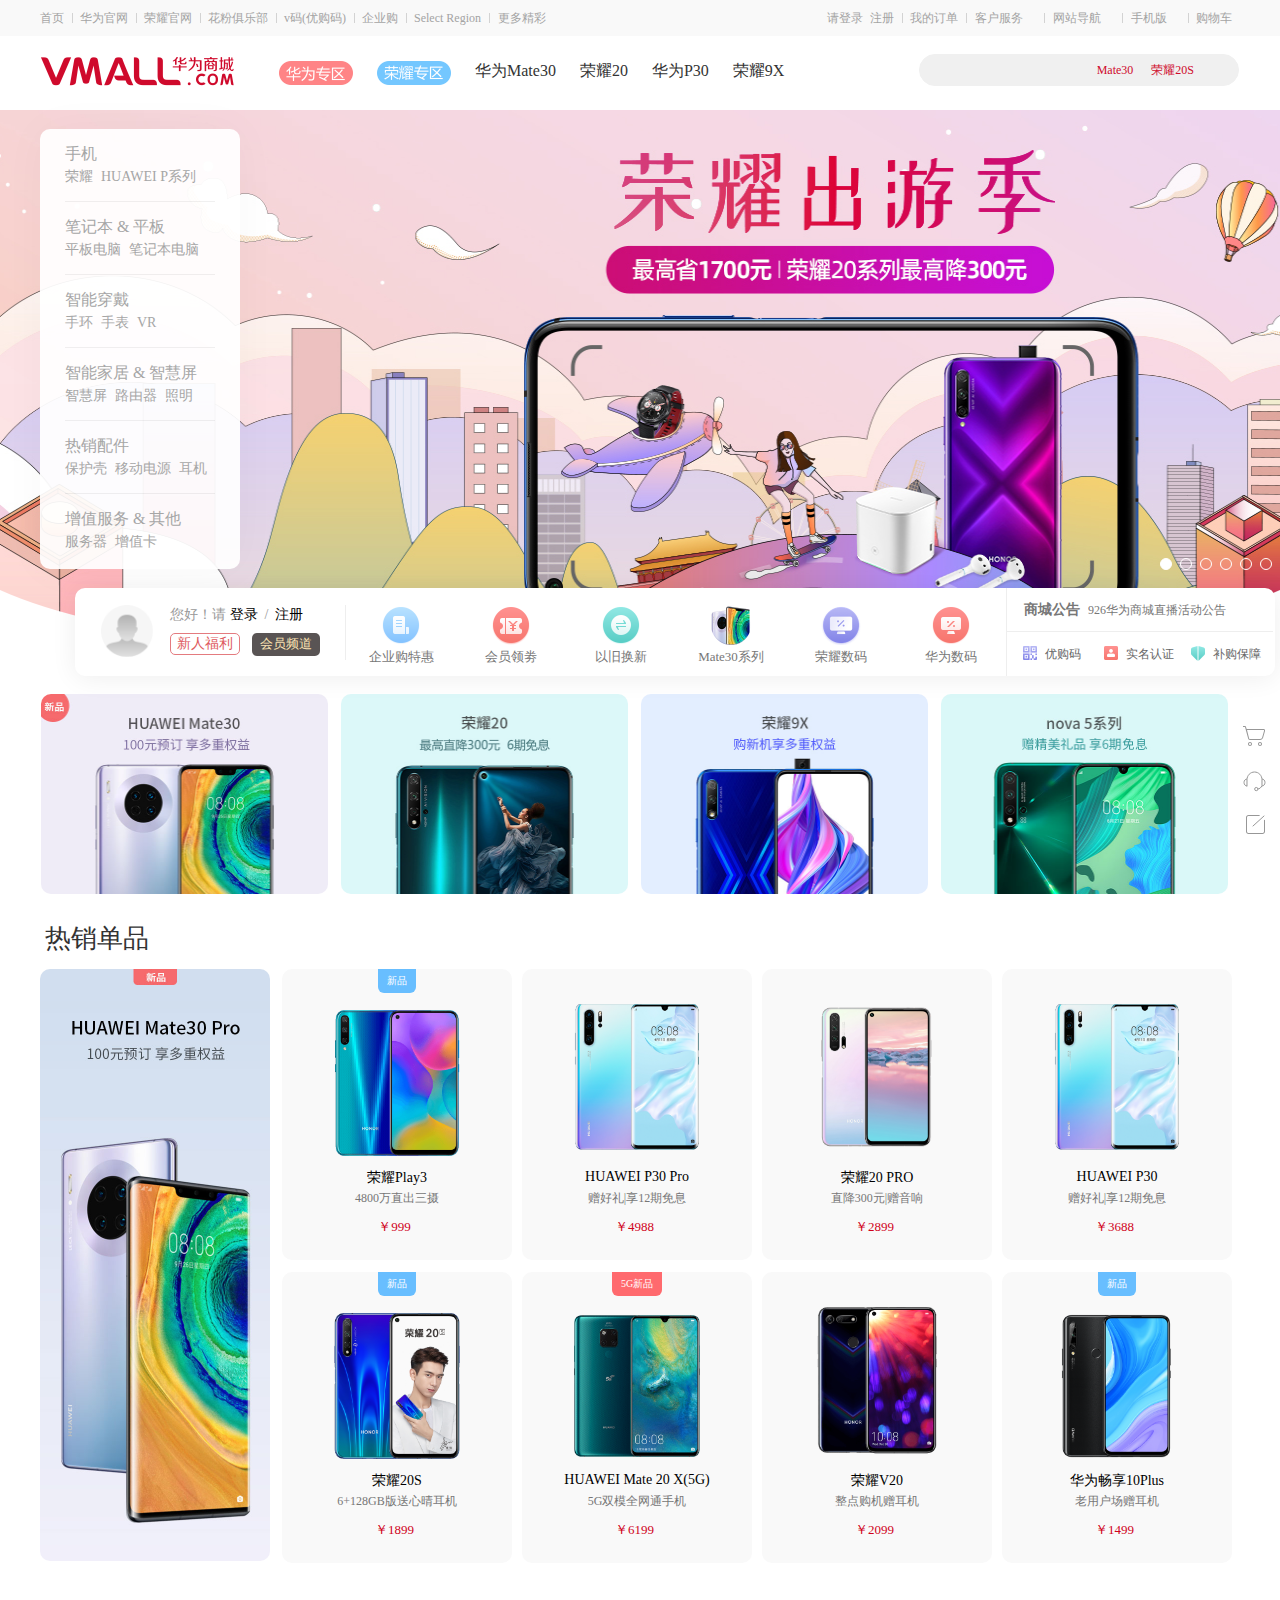
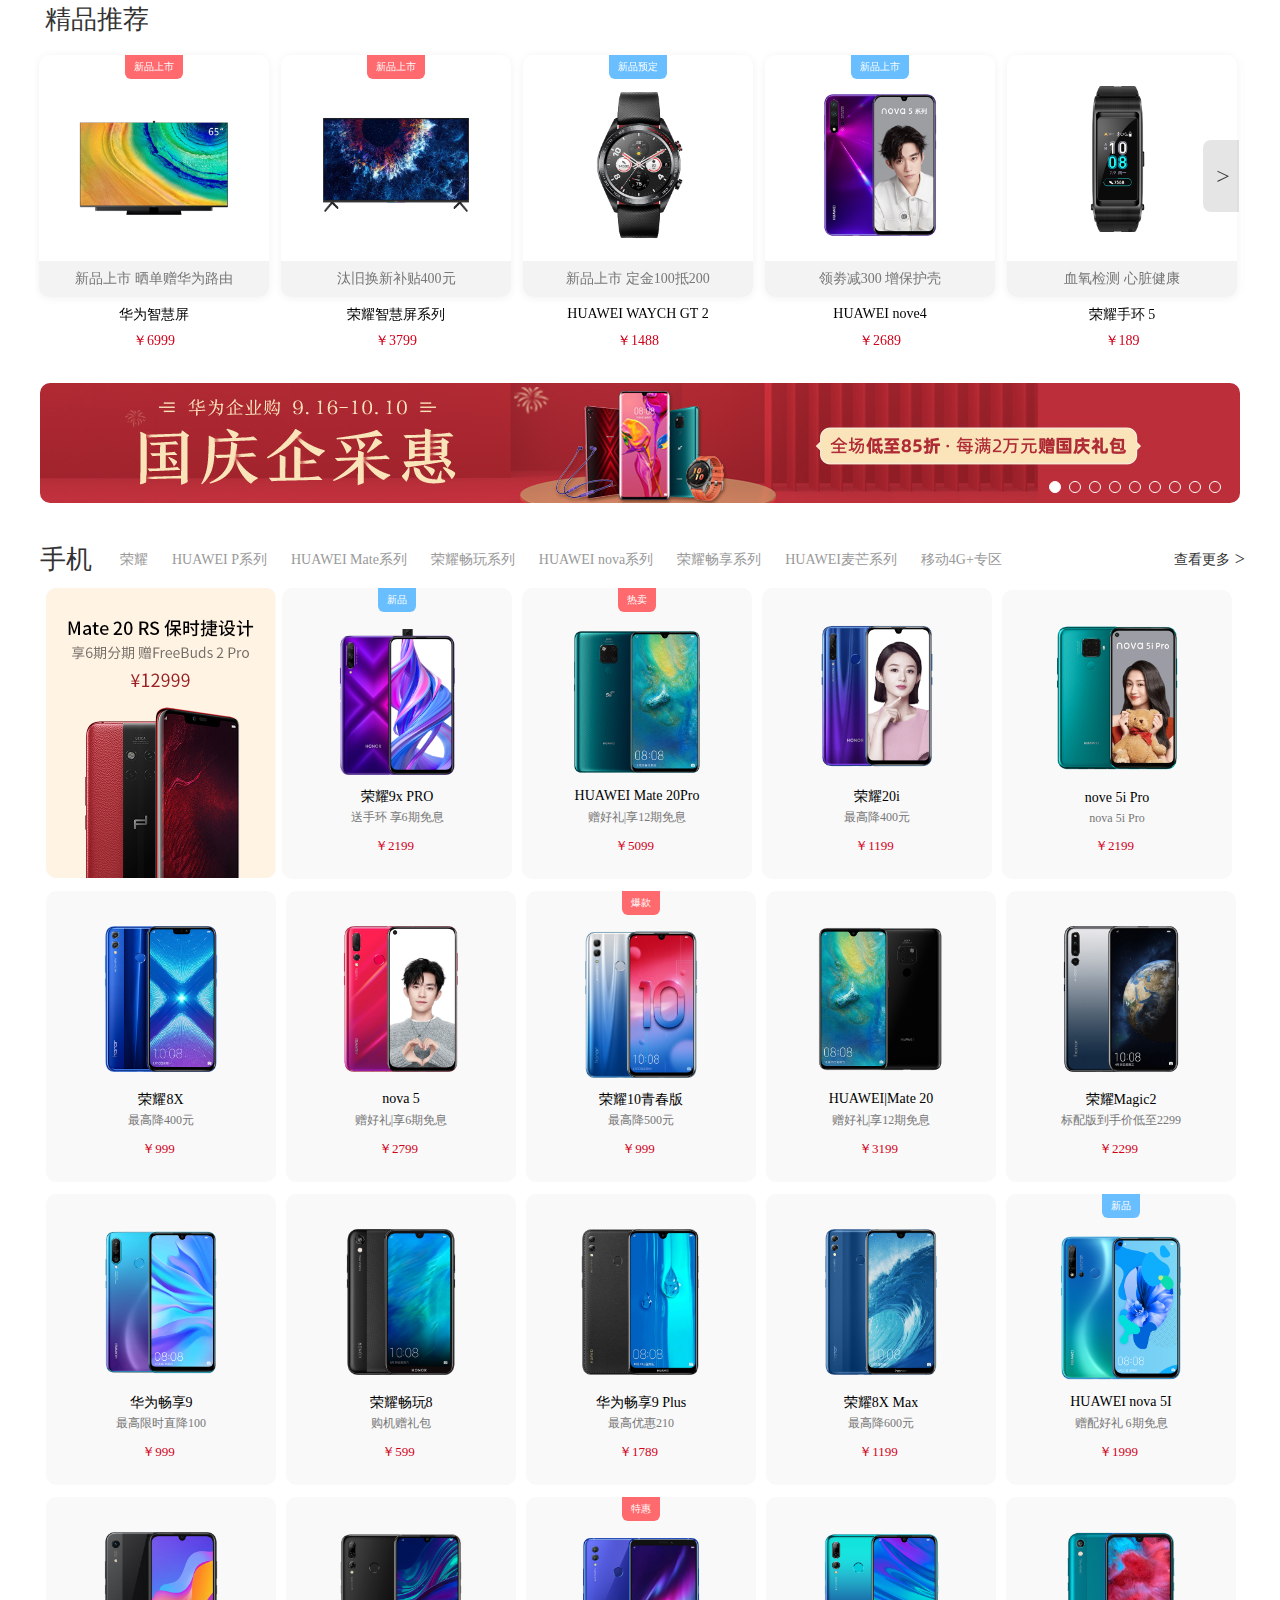
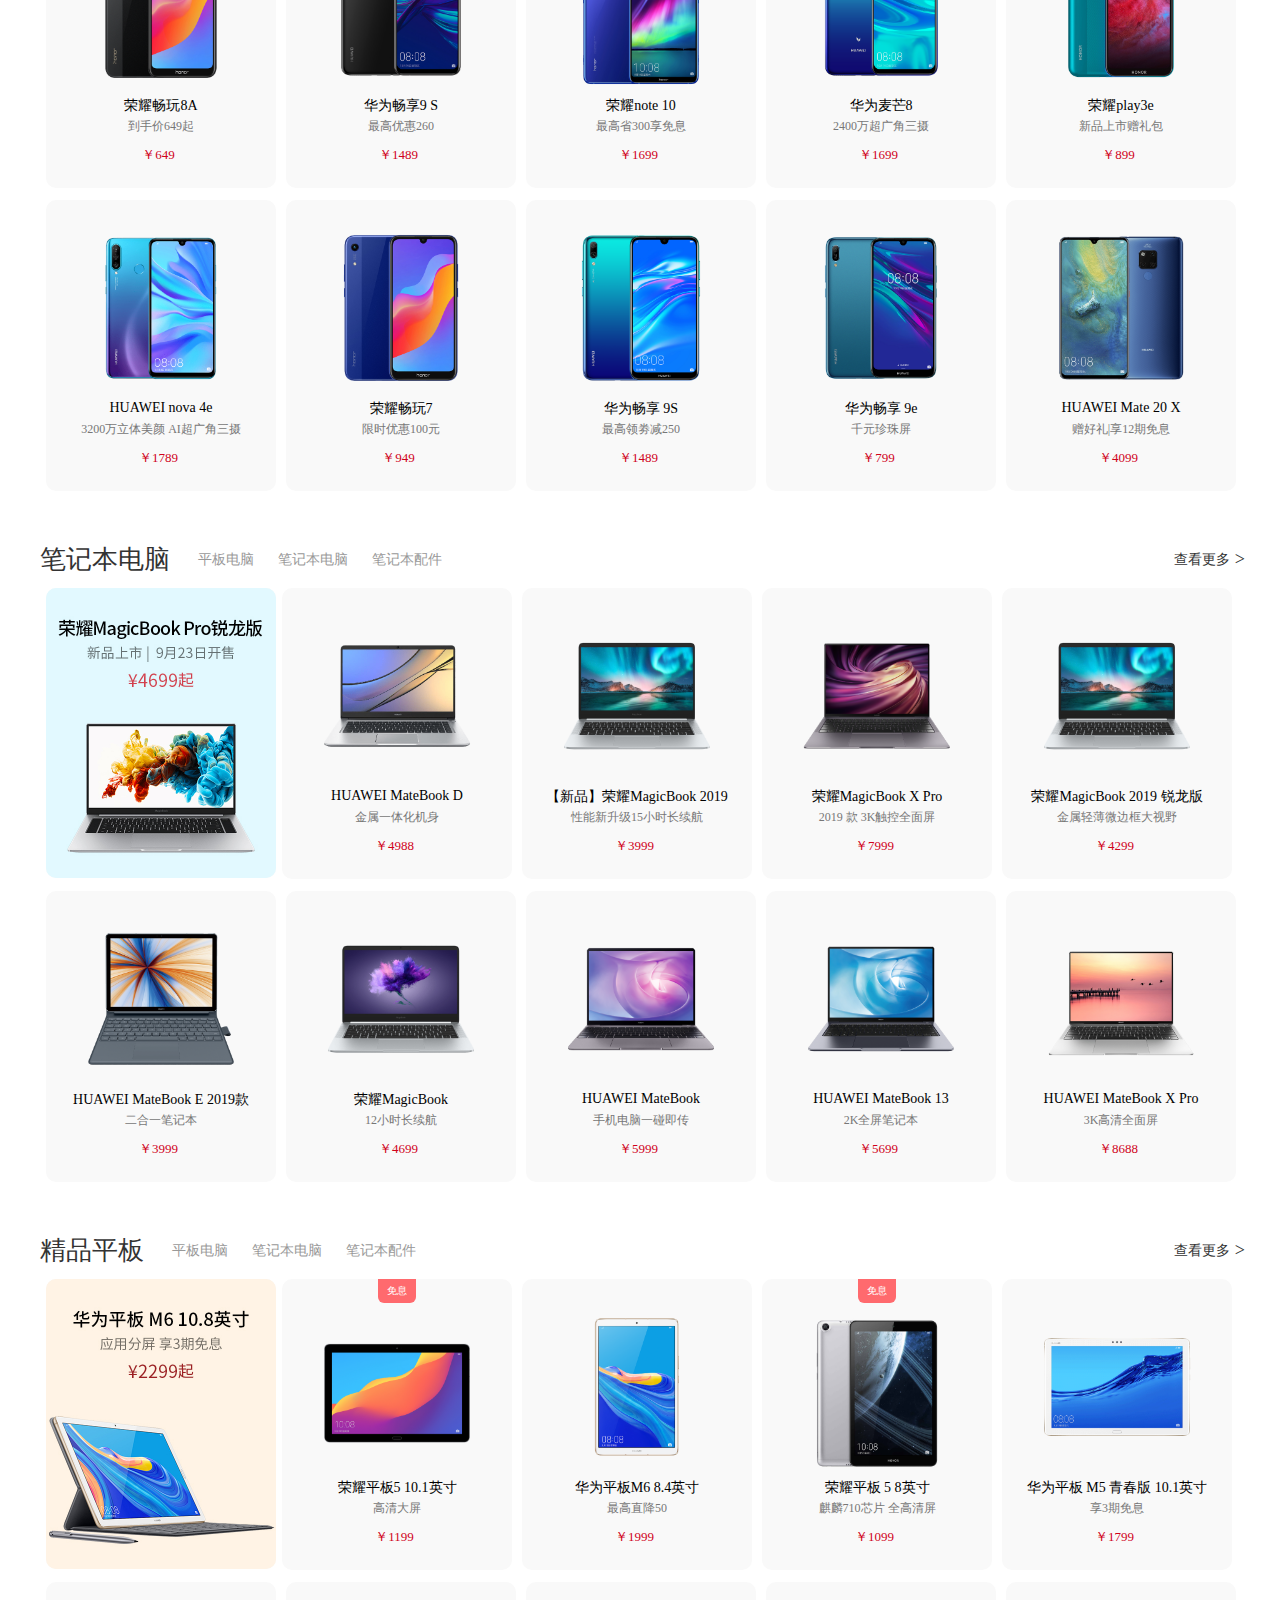
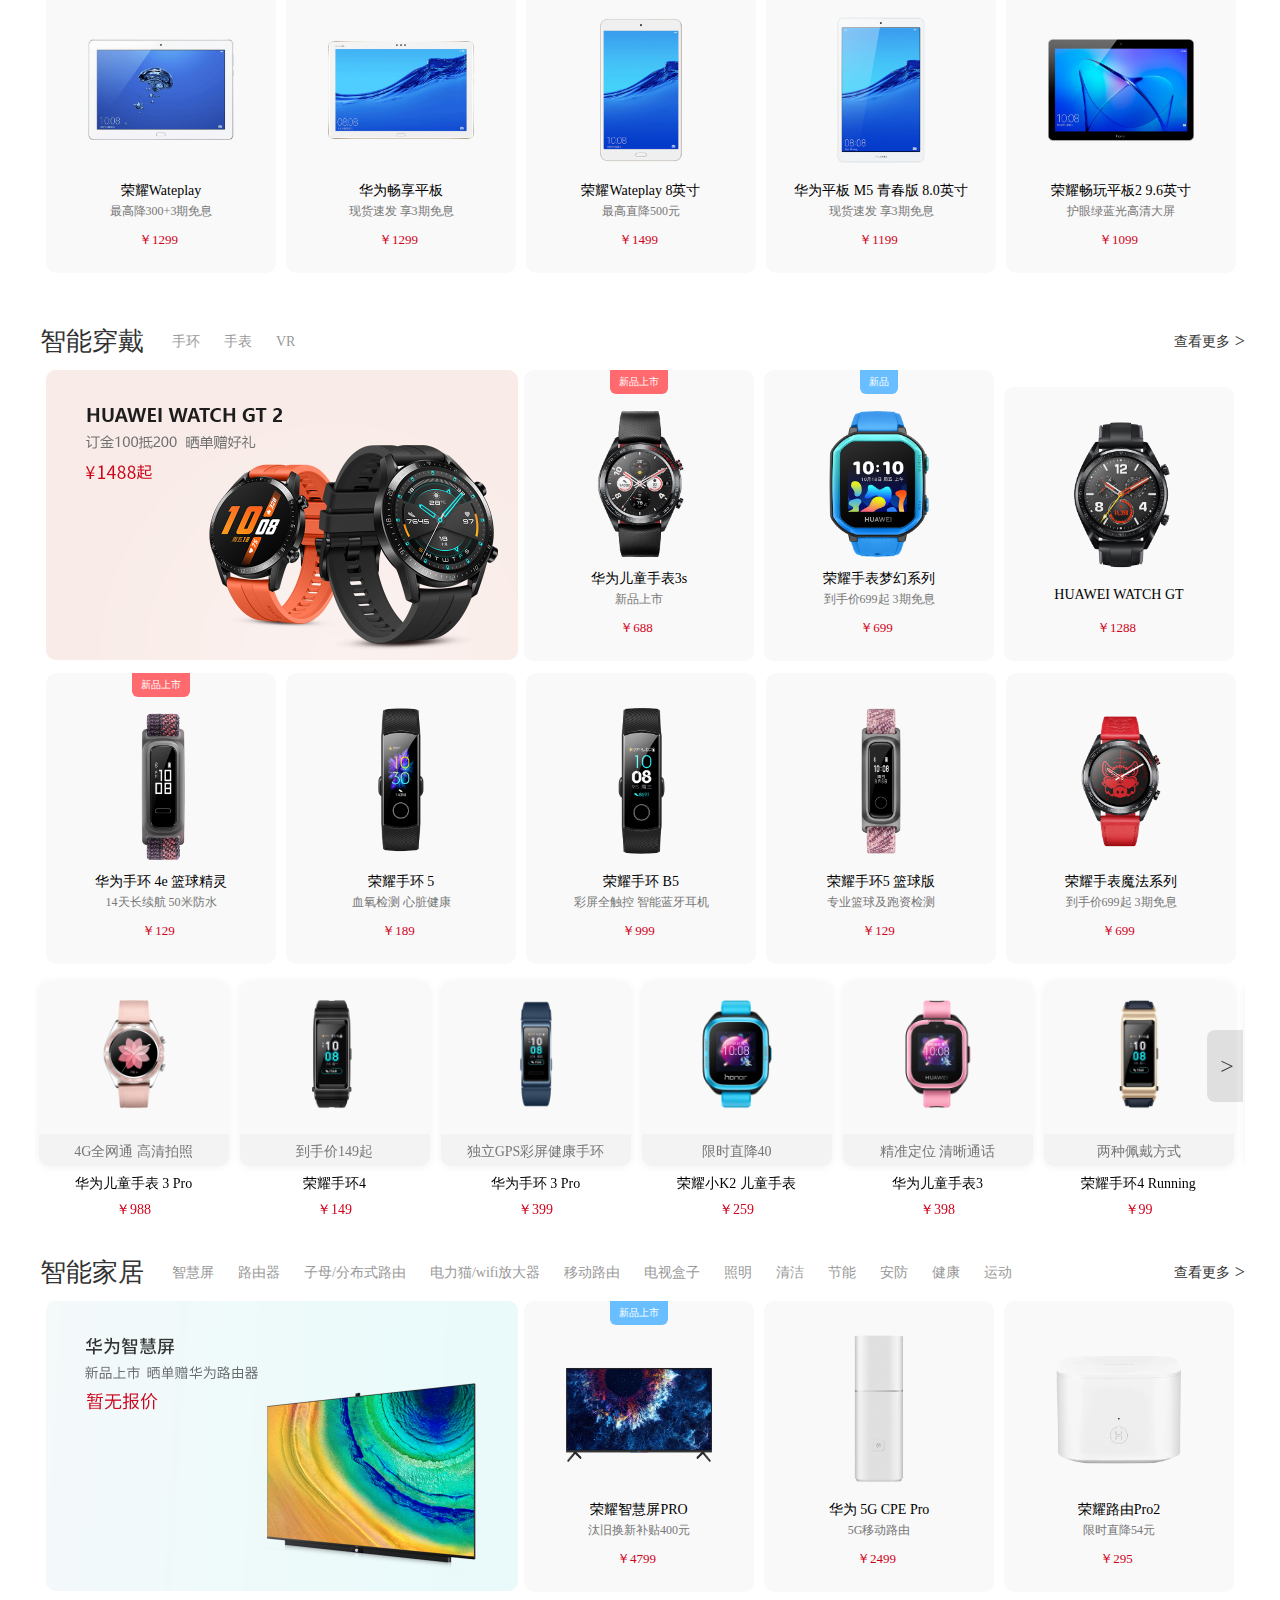
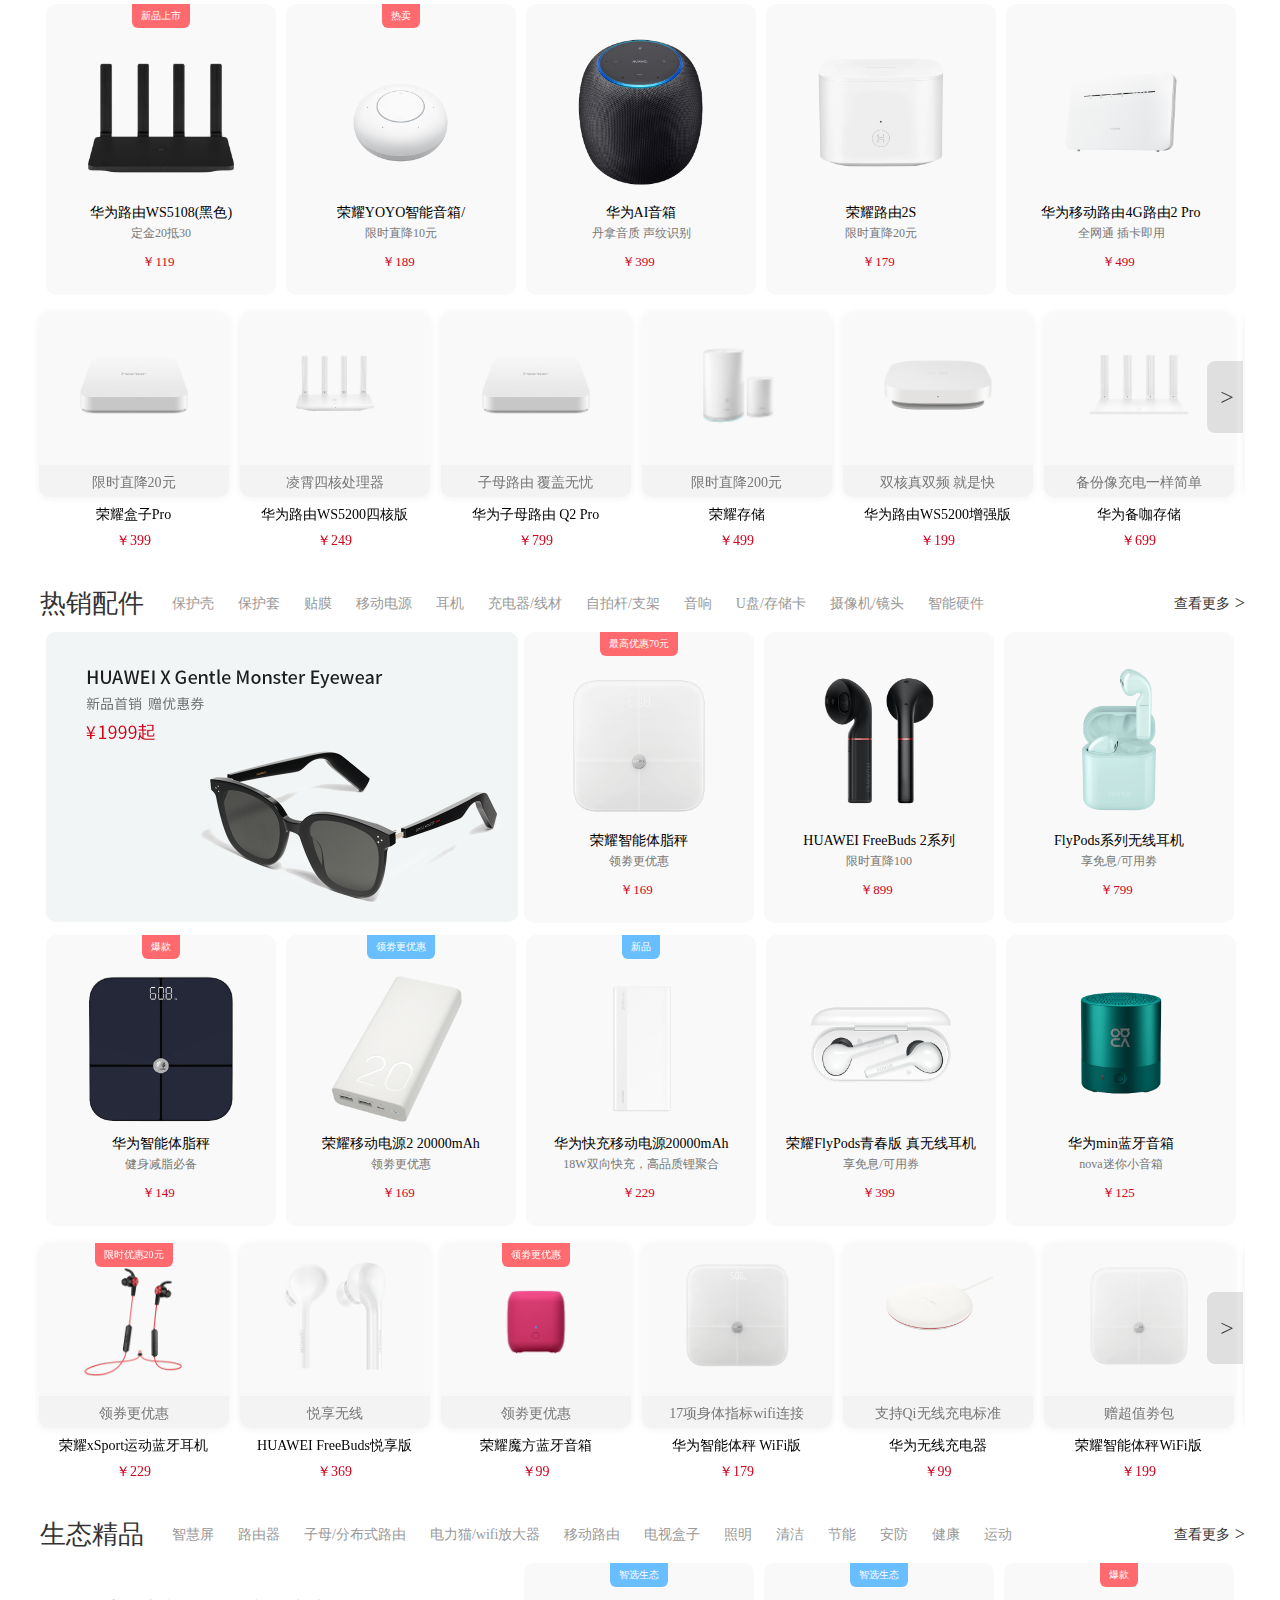
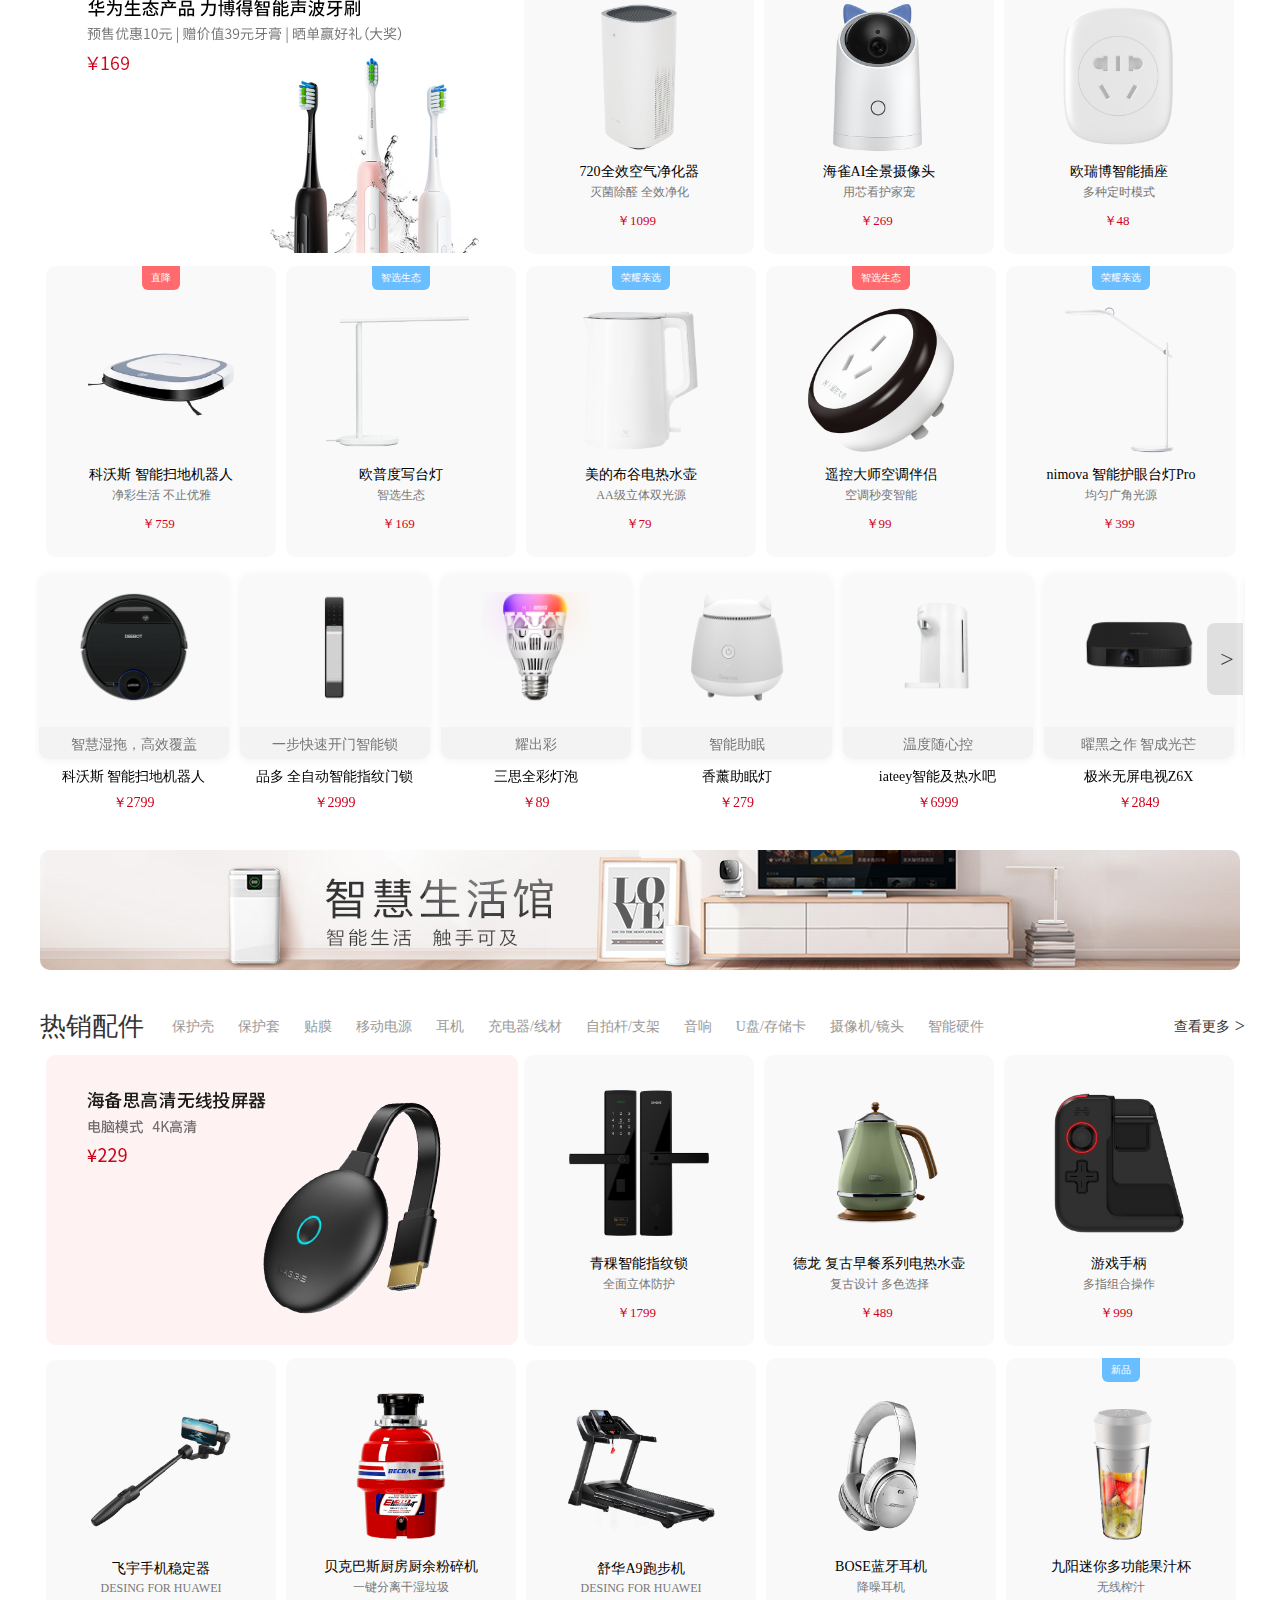
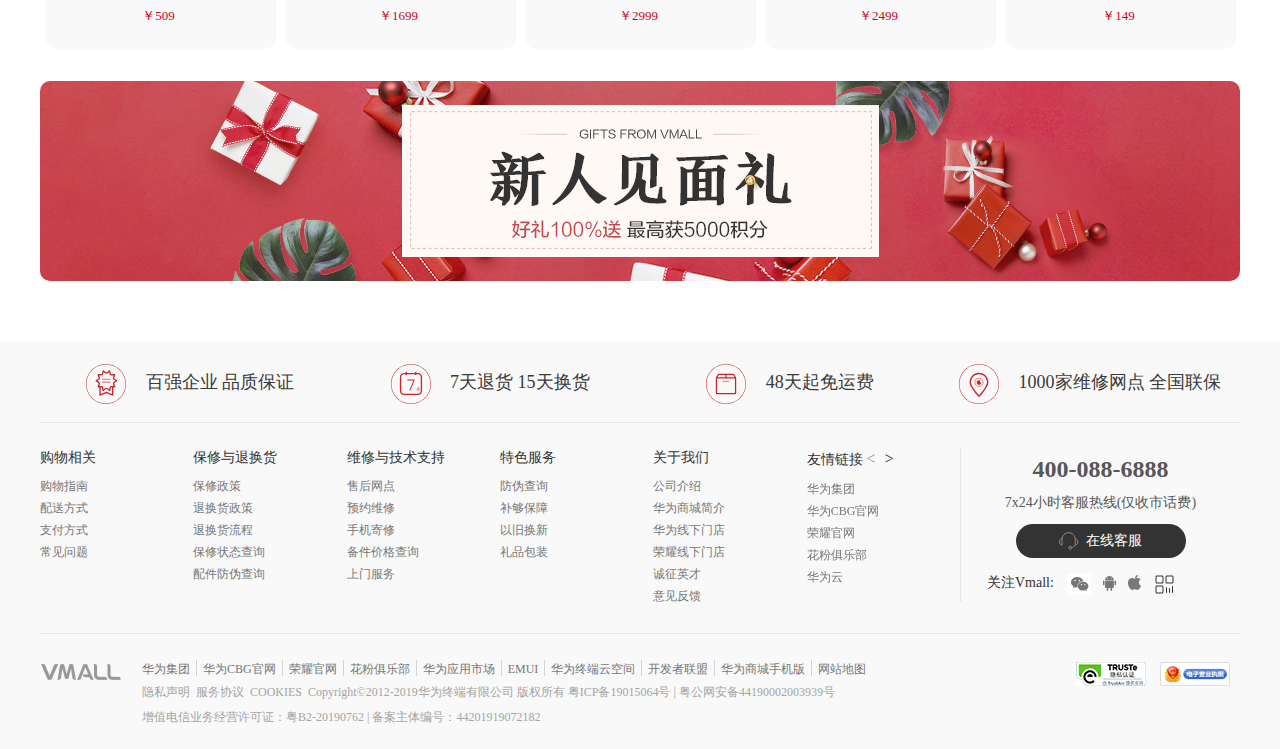
<file: index.html>
<!DOCTYPE html>
<html>
	<head>
		<meta charset="utf-8" />
		<title>华为商城(VMALL.COM)_华为手机、荣耀手机、官网正品保障</title>
		<link rel="stylesheet" type="text/css" href="css/first.css"/>
		<link rel="shortcut icon" href="https://www.vmall.com/favicon.ico" />
		<link rel="stylesheet" type="text/css" href="css/login1.css"/>
	</head>
	<body>
		<div class="xl_main">
		<header>
			<!--顶部开始-->
			<div class="xl_top">		
				<div class="xl_topCon">
					<!--顶部左边开始-->
					<div class="xl_topConLeft">
						<ul>
							<li><a href="index.html">首页</a></li>
							<li><a href="#">华为官网</a></li>
							<li><a href="#">荣耀官网</a></li>
							<li><a href="#">花粉俱乐部</a></li>
							<li><a href="#">v码(优购码)</a></li>
							<li><a href="#">企业购</a></li>	
							<li><a href="#">Select Region</a></li>							
							<li>
								<div class="xl_topConLeftBlock">
									<div class="h">
										 <a href="#" class="xl_topConLeft-a">更多精彩</a>
									</div>
									 <div class="b">
							    	   <dl>
							    	   	 <dt><a href="#">EMUI</a></dt>
							    	   	 <dt><a href="#">应用市场</a></dt>
							    	   	 <dt><a href="#">华为终端云空间</a></dt>
							    	   	 <dt><a href="#">开发者联盟</a></dt>
							    	   </dl>
							         </div>
							   </div> 
							</li>
						</ul>
					</div>
					<!--顶部左边结束-->
					<!--顶部右边开始-->
					<div class="xl_topConRight">
						<ul>
							<li><a href="#" class="xl_pleaseLogin">请登录</a>&nbsp;&nbsp;&nbsp;<a href="register.html">注册</a></li>
							<li><a href="#">我的订单</a></li>
							<li>
								<div class="xl_topConRightBlock">
									<div class="h">
										 <a href="#" class="xl_topConLeft-a">客户服务</a>
									</div>
									 <div class="b">
							    	   <dl>
							    	   	 <dt><a href="#">服务中心</a></dt>
							    	   	 <dt><a href="#">联系客服</a></dt>
							    	   </dl>
							         </div>
							    </div> 
							</li>
							<li>
								<div class="xl_topConRightBlock2">
									<div class="h">
										 <a href="#" class="xl_topConLeft-a">网站导航</a>
									</div>
									 <div class="b">
									 	<div class="xl_bigBox">
									 		<a href="#">
									 			<div class="xl_bigBox-a">
									 				<span></span>
									 				商城首页
									 			</div>
									 		</a>
									 		<div class="xl_b_channel">
									 			<h2>频道</h2>
									 			<a href="#">华为专区</a>
									 		    <a href="#">荣耀专区</a> 
									 		    <a href="#">企业购</a>
									 		</div>
									 		<div class="xl_b_channel">
									 			<h2>产品</h2>
									 			<a href="#">手机</a>
									 		    <a href="#">智能家居</a> 
									 		    <a href="#">平板&amp;笔记本</a>
									 		    <a href="#">通用配件</a>  
									 		    <a href="#">智能穿戴</a> 
									 		    <a href="#">专属配件</a> 
									 		</div>
									 		<div class="xl_b_channel">
									 			<h2>增值服务</h2>
									 			<a href="#">以旧换新</a>
									 		    <a href="#">礼品包装</a> 
									 		    <a href="#">补购保障</a> 
									 		    <a href="#">一口价换电池</a> 
									 		</div>
									 		<div class="xl_b_channel">
									 			<h2>会员</h2>
									 			<a href="#">会员频道</a> 
									 		</div>
									 	</div>
							         </div>
							    </div> 
							</li>
							<li>
								<div class="xl_topConRightBlock3">
									<div class="h">
										 <a href="#" class="xl_topConLeft-a">手机版</a>
									</div>
									 <div class="b">
									 	<div class="xl_bigBox2">
									 		<div class="xl_bigBox2Top">
									 			<a href="#">
									 				<img src="img/code1.png" class="code-img" title="安卓二维码下载.png"/>
									 			</a>
									 			<div class="xl_bigBox2TopInf">
									 				<h2>华为商城APP</h2>
									 				<p>新人专享好礼<br />最高5000积分</p>
									 				<span class="xl_bigBox2TopS1">
									 					
									 				</span>
									 				<span class="xl_bigBox2TopS2">
									 					
									 				</span>
									 			</div>
									 		</div>
									 		<div class="xl_bigBox2Mid">
									 			<a href="#">
									 				<img src="img/code2.jpg" class="code-img" title="安卓二维码下载.png"/>
									 			</a>
									 			<div class="xl_bigBox2BomInf">
									 				<h2>华为商城公众号</h2>
									 				<p>微信扫一扫</p>
									 				<span class="xl_bigBox2BomS1">
									 					
									 				</span>
								
									            </div>
									 		</div>
									 		<div class="xl_bigBox2Bom">
									 			<a href="#">
									 				<img src="img/code3.jpg" class="code-img" title="安卓二维码下载.png"/>
									 			</a>
									 			<div class="xl_bigBox2BomInf">
									 				<h2>微信小程序</h2>
									 				<span class="xl_bigBox2BomS1">
									 					
									 				</span>
									 		</div>	
									 	</div>
							         </div>
							    </div> 
							    </div>
							</li>
							<li><a href="cart.html">购物车</a></li>	
						</ul>
					</div>
					<!--顶部右边结束-->						
			
				</div>
			</div>
			<!--顶部结束-->	
		</header>
		<!--登录弹出框开始-->
		<div class="xl_olBox">
			<div class="xl_olBoxtop">
				<a href="javascript:;" title="关闭" class="box-close"></a>
			</div>
			<div class="xl_loginBox"> </div>
			<div class="xl_olBoxFoot">
		    	<p>继续访问即代表您已同意<a href="#">华为商城服务协议</a>和<a href="#">华为隐私政策</a></p>
		    </div>
		</div> 
		<!--登录弹出框结束-->
		<!--login开始-->
		<div class="xl_nav">
			<div class="xl_log">
				<a href="#"><img src="img/log.png" title="Vmall.com-华为商城"/></a>
			</div>
			<div class="xl_navMid">
				<ul>
					<li class="xl_navMidImg">
						<a href="#">
							<img src="img/huawei.png"/>
						</a>
					</li>
					<li class="xl_navMidImg">
						<a href="#">
							<img src="img/honor.png"/>
						</a>
					</li>
					<li>
						<a href="#">华为Mate30</a>
					</li>
					<li>
						<a href="DetailPages.html" target="_blank">荣耀20</a>
					</li>
					<li>
						<a href="HUAWEIP30.html" target="_blank">华为P30</a>
					</li>
					<li>
						<a href="#">荣耀9X</a>
					</li>
				</ul>
			</div>
		    <div class="xl_navRight">
		    	<div class="xl_navRightSearch">
		    		<form action="#" method="get">
		    		  <input type="text" placeholder="" id="text"/>
		    		 <input type="submit" id="sub" value="&#xe604;"/>
		    	    </form>
		    	</div>
		    	<div class="xl_navRightKey">
		    		<a href="#">Mate30</a>
		    		<a href="#">荣耀20S</a>
		    	</div>
		    </div>
		</div>
		<!--login结束-->
		<!--轮播图开始-->
		<div class="box">
			<input type="button" id="btn-previous" />
            <input type="button" id="btn-next" />
			<div class="oimg">
				<ul class="oImg">
					<li><img src="img/0_0.png"/></li>
					<li><img src="img/1.jpg"/></li>
					<li><img src="img/2_2.jpg"/></li>
					<li><img src="img/3.3.jpg"/></li>
					<li><img src="img/4.jpg"/></li>
					<li><img src="img/5_5.jpg"/></li>
				</ul>
			</div>
			<div class="btn">
                <ul>
	                <li class="one"></li>
	                <li></li>
	                <li></li>
	                <li></li>
	                <li></li>
	                <li></li>
                </ul>
            </div>
		</div>
		<!--轮播图结束-->
		<!--左部分类栏开始-->
		<div class="xl_sortBox">
			<div class="xl_sort">
			    <ol class="xl_sortList">
					<li class="xl_sortListc">
						<div class="xl_sortListcBg">
							<div class="xl_sortInfo">
								<a href="#">手机</a> <br />
								<a href="#">荣耀</a>
								<a href="#">HUAWEI P系列</a>
					     	</div>
						    <div class="xl_sortDetailed" id="xl_sortDetailed1">
							<ul class="xl_sortDetList">
								<li>
									<a href="#" target="_blank">
										<img src="img/list1.png" />
										<span>荣耀</span>
									</a>
								</li>
								<li>
									<a href="#" target="_blank">
										<img src="img/list2.png"/>
										<span>HUAWEI P系列</span>
									</a>	
								</li>
								<li>
									<a href="#" target="_blank">
										<img src="img/list3.png"/>
										<span>HUAWEI Mate系列</span>
									</a>	
								</li>
								<li>
									<a href="#" target="_blank">
										<img src="img/list4.png" />
										<span>荣耀畅玩系列</span>
									</a>	
								</li>
							</ul>
							<ul class="xl_sortDetList">
								<li>
									<a href="#" target="_blank">
										<img src="img/list1.png" />
										<span>HUAWEI nova系列</span>
									</a>
								</li>
								<li>
									<a href="#" target="_blank">
										<img src="img/list2.png"/>
										<span>华为畅享系列</span>
									</a>	
								</li>
								<li>
									<a href="#" target="_blank">
										<img src="img/list3.png"/>
										<span>HUAWEI 麦芒系列</span>
									</a>	
								</li>
								<li>
									<a href="#" target="_blank">
										<img src="img/list4.png" />
										<span>移动4G+专区</span>
									</a>	
								</li>
							</ul>
							<ul class="xl_sortDetList">
								<li class="xl_sortDetList-btn">
									<a href="#" target="_blank">查看全部</a>
								</li>
							</ul>
						</div>
						</div>	
					</li>
					<li class="xl_sortListc">
						<div class="xl_sortListcBg">
							<div class="xl_sortInfo">
								<a href="#">笔记本 &amp; 平板</a> <br />
								<a href="#">平板电脑</a>
								<a href="#">笔记本电脑</a>
							</div>
							<div class="xl_sortDetailed" id="xl_sortDetailed2">
							    <ul class="xl_sortDetList">
									<li>
										<a href="#" target="_blank">
											<img src="img/list1.png" />
											<span>平板电脑</span>
										</a>
									</li>
									<li>
										<a href="#" target="_blank">
											<img src="img/list2.png"/>
											<span>笔记本电脑</span>
										</a>	
									</li>
									<li>
										<a href="#" target="_blank">
											<img src="img/list3.png"/>
											<span>笔记本配件</span>
										</a>	
									</li>
									<li>
										<li class="xl_sortDetList-btn">
										<a href="#" target="_blank">查看全部</a>
									</li>
								</ul>
							</div>
					   </div>
					</li>
					<li class="xl_sortListc">
						<div class="xl_sortListcBg">	
					 		<div class="xl_sortInfo">
								<a href="#">智能穿戴</a> <br />
								<a href="#">手环</a>
								<a href="#">手表</a>
								<a href="#">VR</a>
						    </div>
					    	<div class="xl_sortDetailed" id="xl_sortDetailed2">
							    <ul class="xl_sortDetList">
									<li>
										<a href="#" target="_blank">
											<img src="img/list1.png" />
											<span>手环</span>
										</a>
									</li>
									<li>
										<a href="#" target="_blank">
											<img src="img/list2.png"/>
											<span>手表</span>
										</a>	
									</li>
									<li>
										<a href="#" target="_blank">
											<img src="img/list3.png"/>
											<span>VR</span>
										</a>	
									</li>
									<li>
										<li class="xl_sortDetList-btn">
										<a href="#" target="_blank">查看全部</a>
									</li>
								</ul>
						    </div>
						</div>
					</li>
					
                    <li class="xl_sortListc">
                    	<div class="xl_sortListcBg">
							<div class="xl_sortInfo">
								<a href="#">智能家居 &amp; 智慧屏</a> <br />
								<a href="#">智慧屏</a>
								<a href="#">路由器</a>
								<a href="#">照明</a>
							</div>
						    <div class="xl_sortDetailed" id="xl_sortDetailed4">
							<ul class="xl_sortDetList">
								<li>
									<a href="#" target="_blank">
										<img src="img/list1.png" />
										<span>智慧屏</span>
									</a>
								</li>
								<li>
									<a href="#" target="_blank">
										<img src="img/list2.png"/>
										<span>路由器</span>
									</a>	
								</li>
								<li>
									<a href="#" target="_blank">
										<img src="img/list3.png"/>
										<span>照明</span>
									</a>	
								</li>
								<li>
									<a href="#" target="_blank">
										<img src="img/list4.png" />
										<span>电视盒子</span>
									</a>	
								</li>
							</ul>
							<ul class="xl_sortDetList">
								<li>
									<a href="#" target="_blank">
										<img src="img/list1.png" />
										<span>清洁</span>
									</a>
								</li>
								<li>
									<a href="#" target="_blank">
										<img src="img/list2.png"/>
										<span>子母/分布式路由</span>
									</a>	
								</li>
								<li>
									<a href="#" target="_blank">
										<img src="img/list3.png"/>
										<span>电力猫/wifi放大器</span>
									</a>	
								</li>
								<li>
									<a href="#" target="_blank">
										<img src="img/list4.png" />
										<span>移动路由</span>
									</a>	
								</li>
							</ul>
							<ul class="xl_sortDetList">
								<li>
									<a href="#" target="_blank">
										<img src="img/list1.png" />
										<span>节能</span>
									</a>
								</li>
								<li>
									<a href="#" target="_blank">
										<img src="img/list2.png"/>
										<span>环境</span>
									</a>	
								</li>
								<li>
									<a href="#" target="_blank">
										<img src="img/list3.png"/>
										<span>安防</span>
									</a>	
								</li>
								<li>
									<a href="#" target="_blank">
										<img src="img/list4.png" />
										<span>健康</span>
									</a>	
								</li>
							</ul>
							<ul class="xl_sortDetList">
								<li>
									<a href="#" target="_blank">
										<img src="img/list1.png" />
										<span>运动</span>
									</a>
								</li>
								<li>
									<a href="#" target="_blank">
										<img src="img/list2.png"/>
										<span>厨电</span>
									</a>	
								</li>
								<li>
									<a href="#" target="_blank">
										<img src="img/list3.png"/>
										<span>影音</span>
									</a>	
								</li>
								<li>
									<a href="#" target="_blank">
										<img src="img/list4.png" />
										<span>卫浴</span>
									</a>	
								</li>
							</ul>
							<ul class="xl_sortDetList">
								<li>
									<a href="#" target="_blank">
										<img src="img/list4.png" />
										<span>其他</span>
									</a>	
								</li>
								<li class="xl_sortDetList-btn">
									<a href="#" target="_blank">查看全部</a>
								</li>
							</ul>
						</div>
					    </div>
                    </li>
					<li class="xl_sortListc">
						<div class="xl_sortListcBg">
							<div class="xl_sortInfo">
								<a href="#">热销配件</a> <br />
								<a href="#">保护壳</a>
								<a href="#">移动电源</a>
								<a href="#">耳机</a>
							</div>
						    <div class="xl_sortDetailed" id="xl_sortDetailed4">
							<ul class="xl_sortDetList">
								<li>
									<a href="#" target="_blank">
										<img src="img/list1.png" />
										<span>保护壳</span>
									</a>
								</li>
								<li>
									<a href="#" target="_blank">
										<img src="img/list2.png"/>
										<span>移动电源</span>
									</a>	
								</li>
								<li>
									<a href="#" target="_blank">
										<img src="img/list3.png"/>
										<span>耳机</span>
									</a>	
								</li>
								<li>
									<a href="#" target="_blank">
										<img src="img/list4.png" />
										<span>保护套</span>
									</a>	
								</li>
							</ul>
							<ul class="xl_sortDetList">
								<li>
									<a href="#" target="_blank">
										<img src="img/list1.png" />
										<span>贴膜</span>
									</a>
								</li>
								<li>
									<a href="#" target="_blank">
										<img src="img/list2.png"/>
										<span>音箱</span>
									</a>	
								</li>
								<li>
									<a href="#" target="_blank">
										<img src="img/list3.png"/>
										<span>自拍杆/支架</span>
									</a>	
								</li>
								<li>
									<a href="#" target="_blank">
										<img src="img/list4.png" />
										<span>充电器/线材</span>
									</a>	
								</li>
							</ul>
							<ul class="xl_sortDetList">
								<li>
									<a href="#" target="_blank">
										<img src="img/list1.png" />
										<span>U盘/存储卡</span>
									</a>
								</li>
								<li>
									<a href="#" target="_blank">
										<img src="img/list2.png"/>
										<span>摄像机/镜头</span>
									</a>	
								</li>
								<li>
									<a href="#" target="_blank">
										<img src="img/list3.png"/>
										<span>智能眼镜</span>
									</a>	
								</li>
								<li>
									<a href="#" target="_blank">
										<img src="img/list4.png" />
										<span>智能硬件</span>
									</a>	
								</li>
							</ul>
							<ul class="xl_sortDetList">
								<li>
									<a href="#" target="_blank">
										<img src="img/list1.png" />
										<span>表带</span>
									</a>
								</li>
								<li>
									<a href="#" target="_blank">
										<img src="img/list2.png"/>
										<span>生活周边</span>
									</a>	
								</li>
								<li>
									<a href="#" target="_blank">
										<img src="img/list3.png"/>
										<span>盒子专属配件</span>
									</a>	
								</li>
								<li>
									<a href="#" target="_blank">
										<img src="img/list4.png" />
										<span>触控笔/取卡针</span>
									</a>	
								</li>
							</ul>
							<ul class="xl_sortDetList">
								<li class="xl_sortDetList-btn">
									<a href="#" target="_blank">查看全部</a>
								</li>
							</ul>
						</div>
					   </div>
					</li>
					<li class="xl_sortListc"> 
						<div class="xl_sortListcBg">
							<div class="xl_sortInfo"id="xl_sortListcLast" >
								<a href="#">增值服务 &amp; 其他</a> <br />
								<a href="#">服务器</a>
								<a href="#">增值卡</a>
							</div>
						    <div class="xl_sortDetailed" id="xl_sortDetailed6">
						    <ul class="xl_sortDetList">
								<li>
									<a href="#" target="_blank">
										<img src="img/list1.png" />
										<span>服务器</span>
									</a>
								</li>
								<li>
									<a href="#" target="_blank">
										<img src="img/list2.png"/>
										<span>增值卡</span>
									</a>	
								</li>
								<li>
									<a href="#" target="_blank">
										<img src="img/list3.png"/>
										<span>AI 计算平台</span>
									</a>	
								</li>
								<li>
									<a href="#" target="_blank">
										<img src="img/list3.png"/>
										<span>电池服务</span>
									</a>	
								</li>
							</ul>
							<ul class="xl_sortDetList">
								<li class="xl_sortDetList-btn">
									<a href="#" target="_blank">查看全部</a>
								</li>
							</ul>
						</div>
					    </div>
					</li>
			    </ol>
			</div>
            <div class="clear"></div>			
		</div>
		<!--左部悬浮导航栏结束-->
		<!--菜单栏开始-->
		<div class="xl_menuMask">
			<span></span>
		</div>
		<div class="xl_menu">
			<ul>
				<li class="xl_menuLeft">
					<div class="xl_menuLeftCon">
						<div class="xl_menuLeftImg">
							<img src="img/not_logged_in.png"/>
						</div>
						<div class="xl_menuLeftRig">
							<div class="xl_menuLeftRigTop">
								<span>您好！请</span>
								<a href="javascript:;" class="xl_pleaseLogin">登录&nbsp;</a>
								<span>/</span>
								<a href="#">&nbsp;注册</a>
							</div>
							<div class="xl_menuLeftRigFot">
								<a href="#" class="xl_RigFotNew" id="xl_RigFotNew">新人福利</a>
								<a href="#" class="xl_RigFotVip" id="xl_RigFotVip">会员频道</a>
							</div>
							<div class="clear">
								
							</div>
						</div>
					</div>
				</li>
				<li class="xl_menuMid">
					<ul  class="xl_menuMidCon">
						<li>
							<a href="#">
								<div class="xl_menuMidConImg">
									<img src="img/menu.png" class="xl_menuMidConImg1"/>
								</div>
								<p>企业购特惠</p>
							</a>
						</li>
						<li>
							<a href="#">
								<div class="xl_menuMidConImg">
									<img src="img/menu.png" class="xl_menuMidConImg2"/>
								</div>
								<p>会员领劵</p>
							</a>
						</li>
						<li>
							<a href="#">
								<div class="xl_menuMidConImg">
									<img src="img/menu.png" class="xl_menuMidConImg3"/>
								</div>
								<p>以旧换新</p>
							</a>
						</li>
						<li>
							<a href="#">
								<div class="xl_menuMidConImg">
									<img src="img/menu.png" class="xl_menuMidConImg4"/>
								</div>
								<p>Mate30系列</p>
							</a>
						</li>
						<li>
							<a href="#">
								<div class="xl_menuMidConImg">
									<img src="img/menu.png" class="xl_menuMidConImg5"/>
								</div>
								<p>荣耀数码</p>	
							</a>
						</li>
						<li>
							<a href="#">
								<div class="xl_menuMidConImg">
									<img src="img/menu.png" class="xl_menuMidConImg6"/>
								</div>
								<p>华为数码</p>	
							</a>
						</li>
					</ul>
				</li>
				<li class="xl_menuFoot">
					<div class="xl_menuFootTop">
						<div class="xl_menuFTopLeft">
							<a href="#">商城公告</a>
						</div>
						<div class="xl_menuFTopRig">
							<ul >
								<li><a href="#" >926华为商城直播活动公告</a></li>
							</ul>
						</div>
					</div>
					<div class="xl_menuFootBom">
						<ul >
							<li>
								<a href="#">
									<span>
										<img src="img/menu.png" class="xl_menuFootBomImg1"/>
									</span>
									优购码
								</a>
							</li>
							<li>
								<a href="#">
									<span>
										<img src="img/menu.png" class="xl_menuFootBomImg2"/>
									</span>
									实名认证
								</a>
							</li>
							<li>
								<a href="#">
									<span>
										<img src="img/menu.png" class="xl_menuFootBomImg3"/>
									</span>
								    补购保障
								</a>
							</li>
						</ul>
					</div>
				</li>
			</ul>
		</div>
		<!--菜单栏结束-->
		<div class="xl_newPhone">
			<ul >
				<li id ="xl_newPhoneLi">
					<a href="#"><img src="img/new1.jpg"/></a>
				</li>
				<li>
					<a href="#"><img src="img/new2.jpg"/></a>
				</li>
				<li>
					<a href="#"><img src="img/new3.jpg"/></a>
				</li>
				<li>
					<a href="#"><img src="img/new4.jpg"/></a>
				</li>
			</ul>
			<div class="clear"></div>
		</div>
		<!--热销单品开始-->
		<div class="xl_saleGoods">
			<div class="xl_saleGoodsTop">
				<h1>热销单品</h1>
			</div>
			<div class="xl_saleGoodsFoot">
				<div class="xl_sGodsFootLeft">
					<a href="#"><img src="img/hot1.jpg"/></a>
				</div>
				<div class="xl_sGodsFootRig">
					<ul>
						<li>
							<a href="#">
								<p class="xl_sGodsRig1">
									<span class="xl_sGodsRigSbl">新品</span>
									<img src="img/hot2.png" alt="" />
								</p>
								<p class="xl_saGodsRig2">荣耀Play3</p>
								<p class="xl_sGodsRig3">4800万直出三摄</p>
								<p class="xl_sGodsRig4">￥999</p>
							</a>
						</li>
						<li>
							<a href="#">
								<p class="xl_sGodsRig1">
									<span class="xl_sGodsRigSb3"></span>
									<img src="img/hot3.png" alt="" />
								</p>
								<p class="xl_saGodsRig2">HUAWEI P30 Pro</p>
								<p class="xl_sGodsRig3">赠好礼|享12期免息</p>
								<p class="xl_sGodsRig4">￥4988</p>
							</a>
						</li>
						<li>
							<a href="#">
								<p class="xl_sGodsRig1">
									<span class="xl_sGodsRigSb3"></span>
									<img src="img/hot5.png" alt="" />
								</p>
								<p class="xl_saGodsRig2">荣耀20 PRO</p>
								<p class="xl_sGodsRig3">直降300元|赠音响</p>
								<p class="xl_sGodsRig4">￥2899</p>
							</a>
						</li>
						<li>
							<a href="#">
								<p class="xl_sGodsRig1">
									<span class="xl_sGodsRigSb3"></span>
									<img src="img/hot4.png" alt="" />
								</p>
								<p class="xl_saGodsRig2">HUAWEI P30</p>
								<p class="xl_sGodsRig3">赠好礼|享12期免息</p>
								<p class="xl_sGodsRig4">￥3688</p>
							</a>
						</li>
						<li>
						    <a href="#">
								<p class="xl_sGodsRig1">
									<span class="xl_sGodsRigSbl">新品</span>
									<img src="img/hot6.png" alt="" />
								</p>
								<p class="xl_saGodsRig2">荣耀20S</p>
								<p class="xl_sGodsRig3">6+128GB版送心晴耳机</p>
								<p class="xl_sGodsRig4">￥1899</p>
							</a>
						</li>
						<li>
							<a href="#">
								<p class="xl_sGodsRig1">
									<span class="xl_sGodsRigSb2">5G新品</span>
									<img src="img/hot7.png" alt="" />
								</p>
								<p class="xl_saGodsRig2">HUAWEI Mate 20 X(5G)</p>
								<p class="xl_sGodsRig3">5G双模全网通手机</p>
								<p class="xl_sGodsRig4">￥6199</p>
							</a>
						</li>
						<li>
							<a href="#">
								<p class="xl_sGodsRig1">
									<span class="xl_sGodsRigSb3"></span>
									<img src="img/hot8.png" alt="" />
								</p>
								<p class="xl_saGodsRig2">荣耀V20</p>
								<p class="xl_sGodsRig3">整点购机赠耳机</p>
								<p class="xl_sGodsRig4">￥2099</p>
							</a>
						</li>
						<li>
							<a href="#">
								<p class="xl_sGodsRig1">
									<span class="xl_sGodsRigSbl">新品</span>
									<img src="img/hot9.png" alt="" />
								</p>
								<p class="xl_saGodsRig2">华为畅享10Plus</p>
								<p class="xl_sGodsRig3">老用户场赠耳机</p>
								<p class="xl_sGodsRig4">￥1499</p>
							</a>
						</li>
					</ul>
				</div>
			</div>
		</div>
		<!--热销单品结束-->
	    <!--精品推荐开始-->
	    <div class="xl_recommend">
	    	<div class="xl_saleGoodsTop">
				<h1>精品推荐</h1>
			</div>
			<div class="xl_recommendFoot">
				<div class="xl_recFootCon">
					<ul class="xl_recFootConUl">
						<li>
							<a href="#">
								<div class="xl_recFootConInf">
									<p class="xl_recFootConInf1"><span class="xl_sGodsRigSb2" >新品上市</span>
										<img src="img/rec1.png" />
									</p>
									<p class="xl_recFootConInf2">
										新品上市 晒单赠华为路由
									</p>
							    </div>
								<div class="xl_recFootConInf3">华为智慧屏</div>
								<p class="xl_recFootConInf4">￥6999</p>
							</a>
						</li>
						<li>
							<a href="#">
								<div class="xl_recFootConInf">
									<p class="xl_recFootConInf1"><span class="xl_sGodsRigSb2">新品上市</span>
										<img src="img/rec2.png" />
									</p>
									<p class="xl_recFootConInf2">
										汰旧换新补贴400元
									</p>
							    </div>
								<div class="xl_recFootConInf3">荣耀智慧屏系列</div>
								<p class="xl_recFootConInf4">￥3799</p>
							</a>
						</li>
						<li>
							<a href="#">
								<div class="xl_recFootConInf">
									<p class="xl_recFootConInf1"><span class="xl_sGodsRigSbl">新品预定</span>
										<img src="img/rec3.png" />
									</p>
									<p class="xl_recFootConInf2">
										新品上市  定金100抵200
									</p>
							    </div>
								<div class="xl_recFootConInf3">HUAWEI WAYCH GT 2</div>
								<p class="xl_recFootConInf4">￥1488</p>
							</a>
						</li>
						<li>
							<a href="#">
								<div class="xl_recFootConInf">
									<p class="xl_recFootConInf1"><span class="xl_sGodsRigSbl">新品上市</span>
										<img src="img/rec4.png" />
									</p>
									<p class="xl_recFootConInf2">
										领劵减300 增保护壳
									</p>
							    </div>
								<div class="xl_recFootConInf3">HUAWEI nove4</div>
								<p class="xl_recFootConInf4">￥2689</p>
							</a>
						</li>
						<li>
							<a href="#">
								<div class="xl_recFootConInf">
									<p class="xl_recFootConInf1"><span class="xl_sGodsRigSb3"></span>
										<img src="img/rec5.png" />
									</p>
									<p class="xl_recFootConInf2">
										血氧检测 心脏健康
									</p>
							    </div>
								<div class="xl_recFootConInf3">荣耀手环 5</div>
								<p class="xl_recFootConInf4">￥189</p>
							</a>
						</li>
						<li>
							<a href="#">
								<div class="xl_recFootConInf">
									<p class="xl_recFootConInf1"><span class="xl_sGodsRigSb2">免息</span>
										<img src="img/rec6.png" />
									</p>
									<p class="xl_recFootConInf2">
										麒麟710强劲芯片
									</p>
							    </div>
								<div class="xl_recFootConInf3">荣耀平板58英寸</div>
								<p class="xl_recFootConInf4">￥1099</p>
							</a>
						</li>
						<li>
							<a href="#">
								<div class="xl_recFootConInf">
									<p class="xl_recFootConInf1"><span class="xl_sGodsRigSbl">新品预定</span>
										<img src="img/rec7.png" />
									</p>
									<p class="xl_recFootConInf2">
										订金100抵200
									</p>
							    </div>
								<div class="xl_recFootConInf3">M6 10.8英寸  6GB+256GB全网通</div>
								<p class="xl_recFootConInf4">￥3999</p>
							</a>
						</li>
						<li>
							<a href="#">
								<div class="xl_recFootConInf">
									<p class="xl_recFootConInf1"><span class="xl_sGodsRigSb3"></span>
										<img src="img/rec8.png" />
									</p>
									<p class="xl_recFootConInf2">
										到手价699起 3期免息
									</p>
							    </div>
								<div class="xl_recFootConInf3">荣耀手表魔法系列</div>
								<p class="xl_recFootConInf4">￥699</p>
							</a>
						</li>
						<li>
							<a href="#">
								<div class="xl_recFootConInf">
									<p class="xl_recFootConInf1"><span class="xl_sGodsRigSb3"></span>
										<img src="img/rec9.png" />
									</p>
									<p class="xl_recFootConInf2">
										麒麟980芯片 2K高清屏
									</p>
							    </div>
								<div class="xl_recFootConInf3">华为平板 M6 8.4英寸</div>
								<p class="xl_recFootConInf4">￥1999</p>
							</a>
						</li>
						<li>
							<a href="#">
								<div class="xl_recFootConInf">
									<p class="xl_recFootConInf1"><span class="xl_sGodsRigSb2">免息</span>
										<img src="img/rec21.png" />
									</p>
									<p class="xl_recFootConInf2">
										麒麟8核芯片
									</p>
							    </div>
								<div class="xl_recFootConInf3">荣耀平板5 10.1英寸</div>
								<p class="xl_recFootConInf4">￥1199</p>
							</a>
						</li>
						<li>
							<a href="#">
								<div class="xl_recFootConInf">
									<p class="xl_recFootConInf1"><span class="xl_sGodsRigSb3"></span>
										<img src="img/rec11.png" />
									</p>
									<p class="xl_recFootConInf2">
										皓月银新色上市
									</p>
							    </div>
								<div class="xl_recFootConInf3">HUAWEI FreeLace 无线耳机</div>
								<p class="xl_recFootConInf4">￥6999</p>
							</a>
						</li>
						<li>
							<a href="#">
								<div class="xl_recFootConInf">
									<p class="xl_recFootConInf1"><span class="xl_sGodsRigSbl">新品上市</span>
										<img src="img/rec13.png" />
									</p>
									<p class="xl_recFootConInf2">
										新品上市
									</p>
							    </div>
								<div class="xl_recFootConInf3">华为儿童手表 3s</div>
								<p class="xl_recFootConInf4">￥688</p>
							</a>
						</li>
						<li>
							<a href="#">
								<div class="xl_recFootConInf">
									<p class="xl_recFootConInf1"><span class="xl_sGodsRigSb3"></span>
										<img src="img/rec14.png" />
									</p>
									<p class="xl_recFootConInf2">
										3200万立体美颜
									</p>
							    </div>
								<div class="xl_recFootConInf3">HUAWEI nova 4e</div>
								<p class="xl_recFootConInf4">￥1789</p>
							</a>
						</li>
						<li>
							<a href="#">
								<div class="xl_recFootConInf">
									<p class="xl_recFootConInf1"><span class="xl_sGodsRigSbl">新品上市</span>
										<img src="img/rec15.png" />
									</p>
									<p class="xl_recFootConInf2">
										4G全网通 高清拍照
									</p>
							    </div>
								<div class="xl_recFootConInf3">华为儿童手表 3 Pro</div>
								<p class="xl_recFootConInf4">￥988</p>
							</a>
						</li>
						
					</ul>
					<div class="xl_rec-btn-prev">
						
					</div>
					<div class="xl_rec-btn-next">
						
					</div>
				</div>
			</div>
	    </div>
	     <!--精品推荐结束-->
	     <!--小轮播开始--> 
	     <div class="small-banner">
			<div class="small-bannerCon">
				<ul class="small-banner-ul">
					<li><a href="#"><img src="img/banner1.jpg"/></a></li>
					<li><a href="#"><img src="img/banner2.jpg"/></a></li>
					<li><a href="#"><img src="img/banner3.jpg"/></a></li>
					<li><a href="#"><img src="img/banner4.jpg"/></a></li>
				    <li><a href="#"><img src="img/banner5.jpg"/></a></li>
					<li><a href="#"><img src="img/banner6.jpg"/></a></li>
					<li><a href="#"><img src="img/banner7.jpg"/></a></li>
					<li><a href="#"><img src="img/banner8.jpg"/></a></li>
					<li><a href="#"><img src="img/banner9.jpg"/></a></li>
				</ul>
			</div>
			<div class="small-btn">
                <ul>
	                <li class="small-one"></li>
	                <li></li>
	                <li></li>
	                <li></li>
	                <li></li>
	                <li></li>
	                <li></li>
	                <li></li>
	                <li></li>
                </ul>
            </div>
		</div>
	      <!--小轮播结束--> 
	      <!--手机开始--> 
	      <div class="xl_phone">
	      	 <div class="xl_phoneTop">
	      	 	<h1>手机</h1>
	      	 	<ul>
	      	 		<li><a href="#">荣耀</a></li>
	      	 		<li><a href="#">HUAWEI P系列</a></li>
	      	 		<li><a href="#">HUAWEI Mate系列</a></li>
	      	 		<li><a href="#">荣耀畅玩系列</a></li>
	      	 		<li><a href="#">HUAWEI nova系列</a></li>
	      	 		<li><a href="#">荣耀畅享系列</a></li>
	      	 		<li><a href="#">HUAWEI麦芒系列</a></li>
	      	 		<li><a href="#">移动4G+专区</a></li>
	      	 	</ul>
	      	 	<a href="#" class="xl_phoneTopMore">查看更多</a>
	      	 	<div class="clear"></div>
	      	 </div>
	      	 <div class="xl_phoneFoot">
	      	 	<ul>
	      	 		<li class="xl_phoneFootFli">
	      	 			<a href="#">
	      	 				<img src="img/phone1.png" id="xl_phoneFootFpic"/>
	      	 			</a>
	      	 		</li>
	      	 		<li>
						<a href="#">
							<p class="xl_sGodsRig1">
								<span class="xl_sGodsRigSbl">新品</span>
								<img src="img/phone2.png" alt="" />
							</p>
							<p class="xl_saGodsRig2">荣耀9x PRO</p>
							<p class="xl_sGodsRig3">送手环 享6期免息</p>
							<p class="xl_sGodsRig4">￥2199</p>
						</a>
					</li>
					<li>
						<a href="#">
							<p class="xl_sGodsRig1">
								<span class="xl_sGodsRigSb2">热卖</span>
								<img src="img/phone3.png" alt="" />
							</p>
							<p class="xl_saGodsRig2">HUAWEI Mate 20Pro</p>
							<p class="xl_sGodsRig3">赠好礼|享12期免息</p>
							<p class="xl_sGodsRig4">￥5099</p>
						</a>
					</li>
					<li>
						<a href="#">
							<p class="xl_sGodsRig1">
								<span class="xl_sGodsRigSb3"></span>
								<img src="img/phone5.png" alt="" />
							</p>
							<p class="xl_saGodsRig2">荣耀20i</p>
							<p class="xl_sGodsRig3">最高降400元</p>
							<p class="xl_sGodsRig4">￥1199</p>
						</a>
					</li>
					<li>
						<a href="#">
							<p class="xl_sGodsRig1">
								<span class="xl_sGodsRigSb3"></span>
								<img src="img/phone6.png" alt="" />
							</p>
							<p class="xl_saGodsRig2">nove 5i Pro</p>
							<p class="xl_sGodsRig3">nova 5i Pro</p>
							<p class="xl_sGodsRig4">￥2199</p>
						</a>
					</li>
					<li>
						<a href="#">
							<p class="xl_sGodsRig1">
								<span class="xl_sGodsRigSb3"></span>
								<img src="img/phone4.png" alt="" />
							</p>
							<p class="xl_saGodsRig2">荣耀8X</p>
							<p class="xl_sGodsRig3">最高降400元</p>
							<p class="xl_sGodsRig4">￥999</p>
						</a>
					</li>
					<li>
						<a href="#">
							<p class="xl_sGodsRig1">
								<span class="xl_sGodsRigSb3"></span>
								<img src="img/rec16.png" alt="" />
							</p>
							<p class="xl_saGodsRig2">nova 5</p>
							<p class="xl_sGodsRig3">赠好礼|享6期免息</p>
							<p class="xl_sGodsRig4">￥2799</p>
						</a>
					</li>
					<li>
						<a href="#">
							<p class="xl_sGodsRig1">
								<span class="xl_sGodsRigSb2">爆款</span>
								<img src="img/phone7.png" alt="" />
							</p>
							<p class="xl_saGodsRig2">荣耀10青春版</p>
							<p class="xl_sGodsRig3">最高降500元</p>
							<p class="xl_sGodsRig4">￥999</p>
						</a>
					</li>
					<li>
						<a href="#">
							<p class="xl_sGodsRig1">
								<span class="xl_sGodsRigSb3"></span>
								<img src="img/phone8.png" alt="" />
							</p>
							<p class="xl_saGodsRig2">HUAWEI|Mate 20</p>
							<p class="xl_sGodsRig3">赠好礼|享12期免息</p>
							<p class="xl_sGodsRig4">￥3199</p>
						</a>
					</li>
					<li>
						<a href="#">
							<p class="xl_sGodsRig1">
								<span class="xl_sGodsRigSb3"></span>
								<img src="img/phone9.png" alt="" />
							</p>
							<p class="xl_saGodsRig2">荣耀Magic2</p>
							<p class="xl_sGodsRig3">标配版到手价低至2299</p>
							<p class="xl_sGodsRig4">￥2299</p>
						</a>
					</li>
					<li>
						<a href="#">
							<p class="xl_sGodsRig1">
								<span class="xl_sGodsRigSb3"></span>
								<img src="img/phone10.png" alt="" />
							</p>
							<p class="xl_saGodsRig2">华为畅享9</p>
							<p class="xl_sGodsRig3">最高限时直降100</p>
							<p class="xl_sGodsRig4">￥999</p>
						</a>
					</li>					
					<li>
						<a href="#">
							<p class="xl_sGodsRig1">
								<span class="xl_sGodsRigSb3"></span>
								<img src="img/phone11.png" alt="" />
							</p>
							<p class="xl_saGodsRig2">荣耀畅玩8</p>
							<p class="xl_sGodsRig3">购机赠礼包</p>
							<p class="xl_sGodsRig4">￥599</p>
						</a>
					</li>
					<li>
						<a href="#">
							<p class="xl_sGodsRig1">
								<span class="xl_sGodsRigSb3"></span>
								<img src="img/phone12.png" alt="" />
							</p>
							<p class="xl_saGodsRig2">华为畅享9 Plus</p>
							<p class="xl_sGodsRig3">最高优惠210</p>
							<p class="xl_sGodsRig4">￥1789</p>
						</a>
					</li>
					<li>
						<a href="#">
							<p class="xl_sGodsRig1">
								<span class="xl_sGodsRigSb3"></span>
								<img src="img/phone13.png" alt="" />
							</p>
							<p class="xl_saGodsRig2">荣耀8X Max</p>
							<p class="xl_sGodsRig3">最高降600元</p>
							<p class="xl_sGodsRig4">￥1199</p>
						</a>
					</li>
					<li>
						<a href="#">
							<p class="xl_sGodsRig1">
								<span class="xl_sGodsRigSbl">新品</span>
								<img src="img/phone14.png" alt="" />
							</p>
							<p class="xl_saGodsRig2">HUAWEI nova 5I</p>
							<p class="xl_sGodsRig3">赠配好礼 6期免息</p>
							<p class="xl_sGodsRig4">￥1999</p>
						</a>
					</li>
					<li>
						<a href="#">
							<p class="xl_sGodsRig1">
								<span class="xl_sGodsRigSb3"></span>
								<img src="img/phone15.png" alt="" />
							</p>
							<p class="xl_saGodsRig2">荣耀畅玩8A</p>
							<p class="xl_sGodsRig3">到手价649起</p>
							<p class="xl_sGodsRig4">￥649</p>
						</a>
					</li>
					<li>
						<a href="#">
							<p class="xl_sGodsRig1">
								<span class="xl_sGodsRigSb3"></span>
								<img src="img/phone16.png" alt="" />
							</p>
							<p class="xl_saGodsRig2">华为畅享9 S</p>
							<p class="xl_sGodsRig3">最高优惠260</p>
							<p class="xl_sGodsRig4">￥1489</p>
						</a>
					</li>
					<li>
						<a href="#">
							<p class="xl_sGodsRig1">
								<span class="xl_sGodsRigSb2">特惠</span>
								<img src="img/phone17.png" alt="" />
							</p>
							<p class="xl_saGodsRig2">荣耀note 10</p>
							<p class="xl_sGodsRig3">最高省300享免息</p>
							<p class="xl_sGodsRig4">￥1699</p>
						</a>
					</li>
					<li>
						<a href="#">
							<p class="xl_sGodsRig1">
								<span class="xl_sGodsRigSb3"></span>
								<img src="img/phone18.png" alt="" />
							</p>
							<p class="xl_saGodsRig2">华为麦芒8</p>
							<p class="xl_sGodsRig3">2400万超广角三摄</p>
							<p class="xl_sGodsRig4">￥1699</p>
						</a>
					</li>
					<li>
						<a href="#">
							<p class="xl_sGodsRig1">
								<span class="xl_sGodsRigSb3"></span>
								<img src="img/phone19.png" alt="" />
							</p>
							<p class="xl_saGodsRig2">荣耀play3e</p>
							<p class="xl_sGodsRig3">新品上市赠礼包</p>
							<p class="xl_sGodsRig4">￥899</p>
						</a>
					</li>
					<li>
						<a href="#">
							<p class="xl_sGodsRig1">
								<span class="xl_sGodsRigSb3"></span>
								<img src="img/phone20.png" alt="" />
							</p>
							<p class="xl_saGodsRig2">HUAWEI nova 4e</p>
							<p class="xl_sGodsRig3">3200万立体美颜 AI超广角三摄</p>
							<p class="xl_sGodsRig4">￥1789</p>
						</a>
					</li>
					<li>
						<a href="#">
							<p class="xl_sGodsRig1">
								<span class="xl_sGodsRigSb3"></span>
								<img src="img/phone21.png" alt="" />
							</p>
							<p class="xl_saGodsRig2">荣耀畅玩7</p>
							<p class="xl_sGodsRig3">限时优惠100元</p>
							<p class="xl_sGodsRig4">￥949</p>
						</a>
					</li>
					<li>
						<a href="#">
							<p class="xl_sGodsRig1">
								<span class="xl_sGodsRigSb3"></span>
								<img src="img/phone22.png" alt="" />
							</p>
							<p class="xl_saGodsRig2">华为畅享 9S</p>
							<p class="xl_sGodsRig3">最高领劵减250</p>
							<p class="xl_sGodsRig4">￥1489</p>
						</a>
					</li>
					<li>
						<a href="#">
							<p class="xl_sGodsRig1">
								<span class="xl_sGodsRigSb3"></span>
								<img src="img/phone23.png" alt="" />
							</p>
							<p class="xl_saGodsRig2">华为畅享 9e</p>
							<p class="xl_sGodsRig3">千元珍珠屏</p>
							<p class="xl_sGodsRig4">￥799</p>
						</a>
					</li>
					<li>
						<a href="#">
							<p class="xl_sGodsRig1">
								<span class="xl_sGodsRigSb3"></span>
								<img src="img/phone24.png" alt="" />
							</p>
							<p class="xl_saGodsRig2">HUAWEI Mate 20 X</p>
							<p class="xl_sGodsRig3">赠好礼|享12期免息</p>
							<p class="xl_sGodsRig4">￥4099</p>
						</a>
					</li>
	      	 	</ul>
	      	 	<div class="clear"></div>
	      	 </div>
	      	 <div class="clear"></div>
	      </div>	
	      <!--手机结束-->
	      <!--笔记本电脑开始-->
	      <div class="xl_note">
	      	  <div class="xl_noteTop">
	      	 	<h1>笔记本电脑</h1>
	      	 	<ul>
	      	 		<li><a href="#">平板电脑</a></li>
	      	 		<li><a href="#">笔记本电脑</a></li>
	      	 		<li><a href="#">笔记本配件</a></li>
	      	 	</ul>
	      	 	<a href="#" class="xl_phoneTopMore">查看更多</a>
	      	 	<div class="clear"></div>
	      	 </div>
      	     <div class="xl_phoneFoot">
      	     	    <li class="xl_phoneFootFli">
	      	 			<a href="#">
	      	 				<img src="img/co0.jpg" id="xl_phoneFootFpic"/>
	      	 			</a>
	      	 		</li>
	      	 		<li>
						<a href="#">
							<p class="xl_sGodsRig1">
								<span class="xl_sGodsRigSb3"></span>
								<img src="img/co1.png" alt="" />
							</p>
							<p class="xl_saGodsRig2">HUAWEI MateBook D</p>
							<p class="xl_sGodsRig3">金属一体化机身</p>
							<p class="xl_sGodsRig4">￥4988</p>
						</a>
					</li>
					<li>
						<a href="#">
							<p class="xl_sGodsRig1">
								<span class="xl_sGodsRigSb3"></span>
								<img src="img/co2.png" alt="" />
							</p>
							<p class="xl_saGodsRig2">【新品】荣耀MagicBook 2019</p>
							<p class="xl_sGodsRig3">性能新升级15小时长续航</p>
							<p class="xl_sGodsRig4">￥3999</p>
						</a>
					</li>
					<li>
						<a href="#">
							<p class="xl_sGodsRig1">
								<span class="xl_sGodsRigSb3"></span>
								<img src="img/co3.png" alt="" />
							</p>
							<p class="xl_saGodsRig2">荣耀MagicBook X Pro</p>
							<p class="xl_sGodsRig3">2019 款 3K触控全面屏</p>
							<p class="xl_sGodsRig4">￥7999</p>
						</a>
					</li>
					<li>
						<a href="#">
							<p class="xl_sGodsRig1">
								<span class="xl_sGodsRigSb3"></span>
								<img src="img/co2.png" alt="" />
							</p>
							<p class="xl_saGodsRig2">荣耀MagicBook 2019 锐龙版</p>
							<p class="xl_sGodsRig3">金属轻薄微边框大视野</p>
							<p class="xl_sGodsRig4">￥4299</p>
						</a>
					</li>
					<li>
						<a href="#">
							<p class="xl_sGodsRig1">
								<span class="xl_sGodsRigSb3"></span>
								<img src="img/co4.png" alt="" />
							</p>
							<p class="xl_saGodsRig2">HUAWEI MateBook E 2019款</p>
							<p class="xl_sGodsRig3">二合一笔记本</p>
							<p class="xl_sGodsRig4">￥3999</p>
						</a>
					</li>
					<li>
						<a href="#">
							<p class="xl_sGodsRig1">
								<span class="xl_sGodsRigSb3"></span>
								<img src="img/co5.png" alt="" />
							</p>
							<p class="xl_saGodsRig2">荣耀MagicBook </p>
							<p class="xl_sGodsRig3">12小时长续航</p>
							<p class="xl_sGodsRig4">￥4699</p>
						</a>
					</li>
					<li>
						<a href="#">
							<p class="xl_sGodsRig1">
								<span class="xl_sGodsRigSb3"></span>
								<img src="img/co6.png" alt="" />
							</p>
							<p class="xl_saGodsRig2">HUAWEI MateBook</p>
							<p class="xl_sGodsRig3">手机电脑一碰即传</p>
							<p class="xl_sGodsRig4">￥5999</p>
						</a>
					</li>
					<li>
						<a href="#">
							<p class="xl_sGodsRig1">
								<span class="xl_sGodsRigSb3"></span>
								<img src="img/co7.png" alt="" />
							</p>
							<p class="xl_saGodsRig2">HUAWEI MateBook 13</p>
							<p class="xl_sGodsRig3">2K全屏笔记本</p>
							<p class="xl_sGodsRig4">￥5699</p>
						</a>
					</li>
					<li>
						<a href="#">
							<p class="xl_sGodsRig1">
								<span class="xl_sGodsRigSb3"></span>
								<img src="img/co9.png" alt="" />
							</p>
							<p class="xl_saGodsRig2">HUAWEI MateBook X Pro</p>
							<p class="xl_sGodsRig3">3K高清全面屏</p>
							<p class="xl_sGodsRig4">￥8688</p>
						</a>
					</li>
      	     	<div class="clear"></div>
      	     </div>
      	     <div class="clear"></div>
	      </div>
	      <!--笔记本电脑结束-->
	      <!--精品平板开始-->
	      <div class="xl_note">
	      	  <div class="xl_noteTop">
	      	 	<h1>精品平板</h1>
	      	 	<ul>
	      	 		<li><a href="#">平板电脑</a></li>
	      	 		<li><a href="#">笔记本电脑</a></li>
	      	 		<li><a href="#">笔记本配件</a></li>
	      	 	</ul>
	      	 	<a href="#" class="xl_phoneTopMore">查看更多</a>
	      	 	<div class="clear"></div>
	      	 </div>
      	     <div class="xl_phoneFoot">
      	     	<li class="xl_phoneFootFli">
	      	 			<a href="#">
	      	 				<img src="img/note1.jpg" id="xl_phoneFootFpic"/>
	      	 			</a>
	      	 		</li>
	      	 		<li>
						<a href="#">
							<p class="xl_sGodsRig1">
								<span class="xl_sGodsRigSb2">免息</span>
								<img src="img/note2.png" alt="" />
							</p>
							<p class="xl_saGodsRig2">荣耀平板5 10.1英寸</p>
							<p class="xl_sGodsRig3">高清大屏</p>
							<p class="xl_sGodsRig4">￥1199</p>
						</a>
					</li>
					<li>
						<a href="#">
							<p class="xl_sGodsRig1">
								<span class="xl_sGodsRigSb3"></span>
								<img src="img/note3.png" alt="" />
							</p>
							<p class="xl_saGodsRig2">华为平板M6 8.4英寸</p>
							<p class="xl_sGodsRig3">最高直降50</p>
							<p class="xl_sGodsRig4">￥1999</p>
						</a>
					</li>
					<li>
						<a href="#">
							<p class="xl_sGodsRig1">
								<span class="xl_sGodsRigSb2">免息</span>
								<img src="img/note4.png" alt="" />
							</p>
							<p class="xl_saGodsRig2">荣耀平板 5 8英寸</p>
							<p class="xl_sGodsRig3">麒麟710芯片 全高清屏</p>
							<p class="xl_sGodsRig4">￥1099</p>
						</a>
					</li>
					<li>
						<a href="#">
							<p class="xl_sGodsRig1">
								<span class="xl_sGodsRigSb3"></span>
								<img src="img/note7.png" alt="" />
							</p>
							<p class="xl_saGodsRig2">华为平板 M5 青春版 10.1英寸</p>
							<p class="xl_sGodsRig3">享3期免息</p>
							<p class="xl_sGodsRig4">￥1799</p>
						</a>
					</li>
					<li>
						<a href="#">
							<p class="xl_sGodsRig1">
								<span class="xl_sGodsRigSb3"></span>
								<img src="img/note6.png" alt="" />
							</p>
							<p class="xl_saGodsRig2">荣耀Wateplay</p>
							<p class="xl_sGodsRig3">最高降300+3期免息</p>
							<p class="xl_sGodsRig4">￥1299</p>
						</a>
					</li>
					<li>
						<a href="#">
							<p class="xl_sGodsRig1">
								<span class="xl_sGodsRigSb3"></span>
								<img src="img/note7.png" alt="" />
							</p>
							<p class="xl_saGodsRig2">华为畅享平板</p>
							<p class="xl_sGodsRig3">现货速发 享3期免息</p>
							<p class="xl_sGodsRig4">￥1299</p>
						</a>
					</li>
					<li>
						<a href="#">
							<p class="xl_sGodsRig1">
								<span class="xl_sGodsRigSb3"></span>
								<img src="img/note8.png" alt="" />
							</p>
							<p class="xl_saGodsRig2">荣耀Wateplay 8英寸</p>
							<p class="xl_sGodsRig3">最高直降500元</p>
							<p class="xl_sGodsRig4">￥1499</p>
						</a>
					</li>
					<li>
						<a href="#">
							<p class="xl_sGodsRig1">
								<span class="xl_sGodsRigSb3"></span>
								<img src="img/note9.png" alt="" />
							</p>
							<p class="xl_saGodsRig2">华为平板 M5 青春版 8.0英寸</p>
							<p class="xl_sGodsRig3">现货速发 享3期免息</p>
							<p class="xl_sGodsRig4">￥1199</p>
						</a>
					</li>
					<li>
						<a href="#">
							<p class="xl_sGodsRig1">
								<span class="xl_sGodsRigSb3"></span>
								<img src="img/note10.png" alt="" />
							</p>
							<p class="xl_saGodsRig2">荣耀畅玩平板2 9.6英寸</p>
							<p class="xl_sGodsRig3">护眼绿蓝光高清大屏</p>
							<p class="xl_sGodsRig4">￥1099</p>
						</a>
					</li>
      	     	<div class="clear"></div>
      	     </div>
      	     <div class="clear"></div>
	      </div>
	      <!--精品平板结束-->
	      <!--智能穿戴开始-->
	      <div class="xl_smart">
	      	 <div class="xl_noteTop">
	      	 	<h1>智能穿戴</h1>
	      	 	<ul>
	      	 		<li><a href="#">手环</a></li>
	      	 		<li><a href="#">手表</a></li>
	      	 		<li><a href="#">VR</a></li>
	      	 	</ul>
	      	 	<a href="#" class="xl_phoneTopMore">查看更多</a>
	      	 	<div class="clear"></div>
	      	 </div>
	      	 <div class="xl_phoneFoot">
      	     	    <li class="xl_smartFootFli">
	      	 			<a href="#">
	      	 				<img src="img/smart1.png" id="xl_smartFootFpic"/>
	      	 			</a>
	      	 		</li>
	      	 		<li>
						<a href="#">
							<p class="xl_sGodsRig1">
								<span class="xl_sGodsRigSb2">新品上市</span>
								<img src="img/smart2.png" alt="" />
							</p>
							<p class="xl_saGodsRig2">华为儿童手表3s</p>
							<p class="xl_sGodsRig3">新品上市</p>
							<p class="xl_sGodsRig4">￥688</p>
						</a>
					</li>
					<li>
						<a href="#">
							<p class="xl_sGodsRig1">
								<span class="xl_sGodsRigSbl">新品</span>
								<img src="img/smart3.png" alt="" />
							</p>
							<p class="xl_saGodsRig2">荣耀手表梦幻系列</p>
							<p class="xl_sGodsRig3">到手价699起 3期免息</p>
							<p class="xl_sGodsRig4">￥699</p>
						</a>
					</li>
					<li>
						<a href="#">
							<p class="xl_sGodsRig1">
								<span class="xl_sGodsRigSb3"></span>
								<img src="img/smart5.png" alt="" />
							</p>
							<p class="xl_saGodsRig2">HUAWEI WATCH GT</p>
							<p class="xl_sGodsRig3"></p>
							<p class="xl_sGodsRig4">￥1288</p>
						</a>
					</li>
					<li>
						<a href="#">
							<p class="xl_sGodsRig1">
								<span class="xl_sGodsRigSb2">新品上市</span>
								<img src="img/smart6.png" alt="" />
							</p>
							<p class="xl_saGodsRig2">华为手环 4e 篮球精灵</p>
							<p class="xl_sGodsRig3">14天长续航 50米防水</p>
							<p class="xl_sGodsRig4">￥129</p>
						</a>
					</li>
					<li>
						<a href="#">
							<p class="xl_sGodsRig1">
								<span class="xl_sGodsRigSb3"></span>
								<img src="img/smart7.png" alt="" />
							</p>
							<p class="xl_saGodsRig2">荣耀手环 5 </p>
							<p class="xl_sGodsRig3">血氧检测 心脏健康</p>
							<p class="xl_sGodsRig4">￥189</p>
						</a>
					</li>
					<li>
						<a href="#">
							<p class="xl_sGodsRig1">
								<span class="xl_sGodsRigSb3"></span>
								<img src="img/smart9.png" alt="" />
							</p>
							<p class="xl_saGodsRig2">荣耀手环 B5</p>
							<p class="xl_sGodsRig3">彩屏全触控 智能蓝牙耳机</p>
							<p class="xl_sGodsRig4">￥999</p>
						</a>
					</li>
					<li>
						<a href="#">
							<p class="xl_sGodsRig1">
								<span class="xl_sGodsRigSb3"></span>
								<img src="img/smart8.png" alt="" />
							</p>
							<p class="xl_saGodsRig2">荣耀手环5 篮球版</p>
							<p class="xl_sGodsRig3">专业篮球及跑资检测</p>
							<p class="xl_sGodsRig4">￥129</p>
						</a>
					</li>
					<li>
						<a href="#">
							<p class="xl_sGodsRig1">
								<span class="xl_sGodsRigSb3"></span>
								<img src="img/smart4.png" alt="" />
							</p>
							<p class="xl_saGodsRig2">荣耀手表魔法系列</p>
							<p class="xl_sGodsRig3">到手价699起 3期免息</p>
							<p class="xl_sGodsRig4">￥699</p>
						</a>
					</li>
      	     	<div class="clear"></div>
      	     </div>
	      </div>
	      <!--智能穿戴结束-->
	      <!--智能穿戴分页开始-->
	      <div class="xl_smartSort">
			<div class="xl_smartSortFoot">
				<div class="xl_smtFootCon">
					<ul class="xl_smtSortConUl">
						<li>
							<a href="#">
								<div class="xl_smtSortConInf">
									<p class="xl_smtSortConInf1"><span class="xl_sGodsRigSb3"></span>
										<img src="img/watch1.png" />
									</p>
									<p class="xl_smtSortConInf2">
										4G全网通 高清拍照
									</p>
							    </div>
								<div class="xl_recFootConInf3">华为儿童手表 3 Pro</div>
								<p class="xl_recFootConInf4">￥988</p>
							</a>
						</li>
						<li>
							<a href="#">
								<div class="xl_smtSortConInf">
									<p class="xl_smtSortConInf1"><span class="xl_sGodsRigSb3"></span>
										<img src="img/watch2.png" />
									</p>
									<p class="xl_smtSortConInf2">
										到手价149起
									</p>
							    </div>
								<div class="xl_recFootConInf3">荣耀手环4</div>
								<p class="xl_recFootConInf4">￥149</p>
							</a>
						</li>
						<li>
							<a href="#">
								<div class="xl_smtSortConInf">
									<p class="xl_smtSortConInf1"><span class="xl_sGodsRigSb3"></span>
										<img src="img/watch3.png" />
									</p>
									<p class="xl_smtSortConInf2">
										独立GPS彩屏健康手环
									</p>
							    </div>
								<div class="xl_recFootConInf3">华为手环 3 Pro</div>
								<p class="xl_recFootConInf4">￥399</p>
							</a>
						</li>
						<li>
							<a href="#">
								<div class="xl_smtSortConInf">
									<p class="xl_smtSortConInf1"><span class="xl_sGodsRigSb3"></span>
										<img src="img/watch4.png" />
									</p>
									<p class="xl_smtSortConInf2">
										限时直降40
									</p>
							    </div>
								<div class="xl_recFootConInf3">荣耀小K2 儿童手表</div>
								<p class="xl_recFootConInf4">￥259</p>
							</a>
						</li>
						<li>
							<a href="#">
								<div class="xl_smtSortConInf">
									<p class="xl_smtSortConInf1"><span class="xl_sGodsRigSb3"></span>
										<img src="img/watch5.png" />
									</p>
									<p class="xl_smtSortConInf2">
										精准定位  清晰通话
									</p>
							    </div>
								<div class="xl_recFootConInf3">华为儿童手表3</div>
								<p class="xl_recFootConInf4">￥398</p>
							</a>
						</li>
						<li>
							<a href="#">
								<div class="xl_smtSortConInf">
									<p class="xl_smtSortConInf1"><span class="xl_sGodsRigSb3"></span>
										<img src="img/watch8.png" />
									</p>
									<p class="xl_smtSortConInf2">
										两种佩戴方式
									</p>
							    </div>
								<div class="xl_recFootConInf3">荣耀手环4 Running</div>
								<p class="xl_recFootConInf4">￥99</p>
							</a>
						</li>
						<li>
							<a href="#">
								<div class="xl_smtSortConInf">
									<p class="xl_smtSortConInf1"><span class="xl_sGodsRigSb3"></span>
										<img src="img/smart11.png" />
									</p>
									<p class="xl_smtSortConInf2">
										限时直降40
									</p>
							    </div>
								<div class="xl_recFootConInf3">荣耀小K2 儿童手表</div>
								<p class="xl_recFootConInf4">￥259</p>
							</a>
						</li>
						<li>
							<a href="#">
								<div class="xl_smtSortConInf">
									<p class="xl_smtSortConInf1"><span class="xl_sGodsRigSb3"></span>
										<img src="img/smart7.png" />
									</p>
									<p class="xl_smtSortConInf2">
										到手价149起
									</p>
							    </div>
								<div class="xl_recFootConInf3">荣耀手环4</div>
								<p class="xl_recFootConInf4">￥149</p>
							</a>
						</li>
						<li>
							<a href="#">
								<div class="xl_smtSortConInf">
									<p class="xl_smtSortConInf1"><span class="xl_sGodsRigSb3"></span>
										<img src="img/smart9.png" />
									</p>
									<p class="xl_smtSortConInf2">
										是手环也是耳机
									</p>
							    </div>
								<div class="xl_recFootConInf3">华为手环B3 青春版</div>
								<p class="xl_recFootConInf4">￥433</p>
							</a>
						</li>
						<li>
							<a href="#">
								<div class="xl_smtSortConInf">
									<p class="xl_smtSortConInf1"><span class="xl_sGodsRigSb3"></span>
										<img src="img/watch3.png" />
									</p>
									<p class="xl_smtSortConInf2">
										实时心率 彩屏触控
									</p>
							    </div>
								<div class="xl_recFootConInf3">华为手环 3</div>
								<p class="xl_recFootConInf4">￥269</p>
							</a>
						</li>
						<li>
							<a href="#">
								<div class="xl_smtSortConInf">
									<p class="xl_smtSortConInf1"><span class="xl_sGodsRigSb3"></span>
										<img src="img/smart8.png" />
									</p>
									<p class="xl_smtSortConInf2">
										14天持久续航
									</p>
							    </div>
								<div class="xl_recFootConInf3">华为手环 3e 跑步精灵</div>
								<p class="xl_recFootConInf4">￥109</p>
							</a>
						</li>
						<li>
								<a href="#">
									<div class="xl_smtSortConInf">
										<p class="xl_smtSortConInf1"><span class="xl_sGodsRigSb3"></span>
											<img src="img/smart11.png" />
										</p>
										<p class="xl_smtSortConInf2">
											适配HUAWEI P20系列
										</p>
								    </div>
									<div class="xl_recFootConInf3">HUAWEI VR 2</div>
									<p class="xl_recFootConInf4">￥1699</p>
								</a>
							</li>
					</ul>
					<div class="xl_smt-btn-prev">
						
					</div>
					<div class="xl_smt-btn-next">
						
					</div>
				</div>
			</div>
		</div>
	      <!--智能穿戴分页结束-->
	      <!--智能家居开始-->
	       <div class="xl_smart">
	      	 <div class="xl_noteTop">
	      	 	<h1>智能家居</h1>
	      	 	<ul>
	      	 		<li><a href="#">智慧屏</a></li>
	      	 		<li><a href="#">路由器</a></li>
	      	 		<li><a href="#">子母/分布式路由</a></li>
	      	 		<li><a href="#">电力猫/wifi放大器</a></li>
	      	 		<li><a href="#">移动路由</a></li>
	      	 		<li><a href="#">电视盒子</a></li>
	      	 		<li><a href="#">照明</a></li>
	      	 		<li><a href="#">清洁</a></li>
	      	 		<li><a href="#">节能</a></li>
	      	 		<li><a href="#">安防</a></li>
	      	 		<li><a href="#">健康</a></li>
	      	 		<li><a href="#">运动</a></li>
	      	 	</ul>
	      	 	<a href="#" class="xl_phoneTopMore">查看更多</a>
	      	 	<div class="clear"></div>
	      	 </div>
	      	 <div class="xl_phoneFoot">
      	     	    <li class="xl_smartFootFli">
	      	 			<a href="#">
	      	 				<img src="img/home1.png" id="xl_smartFootFpic"/>
	      	 			</a>
	      	 		</li>
	      	 		<li>
						<a href="#">
							<p class="xl_sGodsRig1">
								<span class="xl_sGodsRigSbl">新品上市</span>
								<img src="img/home2.png" alt="" />
							</p>
							<p class="xl_saGodsRig2">荣耀智慧屏PRO</p>
							<p class="xl_sGodsRig3">汰旧换新补贴400元</p>
							<p class="xl_sGodsRig4">￥4799</p>
						</a>
					</li>
					<li>
						<a href="#">
							<p class="xl_sGodsRig1">
								<span class="xl_sGodsRigSb3"></span>
								<img src="img/home3.png" alt="" />
							</p>
							<p class="xl_saGodsRig2">华为 5G CPE Pro</p>
							<p class="xl_sGodsRig3">5G移动路由</p>
							<p class="xl_sGodsRig4">￥2499</p>
						</a>
					</li>
					<li>
						<a href="#">
							<p class="xl_sGodsRig1">
								<span class="xl_sGodsRigSb3"></span>
								<img src="img/home4.png" alt="" />
							</p>
							<p class="xl_saGodsRig2">荣耀路由Pro2</p>
							<p class="xl_sGodsRig3">限时直降54元</p>
							<p class="xl_sGodsRig4">￥295</p>
						</a>
					</li>
					<li>
						<a href="#">
							<p class="xl_sGodsRig1">
								<span class="xl_sGodsRigSb2">新品上市</span>
								<img src="img/home6.png" alt="" />
							</p>
							<p class="xl_saGodsRig2">华为路由WS5108(黑色)</p>
							<p class="xl_sGodsRig3">定金20抵30</p>
							<p class="xl_sGodsRig4">￥119</p>
						</a>
					</li>
					<li>
						<a href="#">
							<p class="xl_sGodsRig1">
								<span class="xl_sGodsRigSb2">热卖</span>
								<img src="img/home9.png" alt="" />
							</p>
							<p class="xl_saGodsRig2">荣耀YOYO智能音箱/<p>
							<p class="xl_sGodsRig3">限时直降10元</p>
							<p class="xl_sGodsRig4">￥189</p>
						</a>
					</li>
					<li>
						<a href="#">
							<p class="xl_sGodsRig1">
								<span class="xl_sGodsRigSb3"></span>
								<img src="img/home8.png" alt="" />
							</p>
							<p class="xl_saGodsRig2">华为AI音箱</p>
							<p class="xl_sGodsRig3">丹拿音质 声纹识别</p>
							<p class="xl_sGodsRig4">￥399</p>
						</a>
					</li>
					<li>
						<a href="#">
							<p class="xl_sGodsRig1">
								<span class="xl_sGodsRigSb3"></span>
								<img src="img/home7.png" alt="" />
							</p>
							<p class="xl_saGodsRig2">荣耀路由2S</p>
							<p class="xl_sGodsRig3">限时直降20元</p>
							<p class="xl_sGodsRig4">￥179</p>
						</a>
					</li>
					<li>
						<a href="#">
							<p class="xl_sGodsRig1">
								<span class="xl_sGodsRigSb3"></span>
								<img src="img/home10.png" alt="" />
							</p>
							<p class="xl_saGodsRig2">华为移动路由4G路由2 Pro</p>
							<p class="xl_sGodsRig3">全网通 插卡即用</p>
							<p class="xl_sGodsRig4">￥499</p>
						</a>
					</li>
      	     	<div class="clear"></div>
      	     </div>
	      </div>
	      <!--智能家居结束-->
	      <!--智能家居分页开始-->
	       <div class="xl_smartHome">
			<div class="xl_smartHomeFoot">
				<div class="xl_smartHomeCon">
					<ul class="xl_smartHomeConUl">
						<li>
							<a href="#">
								<div class="xl_smtSortConInf">
									<p class="xl_smtSortConInf1"><span class="xl_sGodsRigSb3"></span>
										<img src="img/home-sort1.png" />
									</p>
									<p class="xl_smtSortConInf2">
										限时直降20元
									</p>
							   </div>
								<div class="xl_recFootConInf3">荣耀盒子Pro</div>
								<p class="xl_recFootConInf4">￥399</p>
							</a>
						</li>
						<li>
							<a href="#">
								<div class="xl_smtSortConInf">
									<p class="xl_smtSortConInf1"><span class="xl_sGodsRigSb3"></span>
										<img src="img/home-sort3.png" />
									</p>
									<p class="xl_smtSortConInf2">
										凌霄四核处理器
									</p>
							    </div>
								<div class="xl_recFootConInf3">华为路由WS5200四核版</div>
								<p class="xl_recFootConInf4">￥249</p>
							</a>
						</li>
						<li>
							<a href="#">
								<div class="xl_smtSortConInf">
									<p class="xl_smtSortConInf1"><span class="xl_sGodsRigSb3"></span>
										<img src="img/home-sort2.png" />
									</p>
									<p class="xl_smtSortConInf2">
										子母路由 覆盖无忧
									</p>
							    </div>
								<div class="xl_recFootConInf3">华为子母路由 Q2 Pro</div>
								<p class="xl_recFootConInf4">￥799</p>
							</a>
						</li>
						<li>
							<a href="#">
								<div class="xl_smtSortConInf">
									<p class="xl_smtSortConInf1"><span class="xl_sGodsRigSb3"></span>
										<img src="img/home-sort4.png" />
									</p>
									<p class="xl_smtSortConInf2">
										限时直降200元
									</p>
							    </div>
								<div class="xl_recFootConInf3">荣耀存储</div>
								<p class="xl_recFootConInf4">￥499</p>
							</a>
						</li>
						<li>
							<a href="#">
								<div class="xl_smtSortConInf">
									<p class="xl_smtSortConInf1"><span class="xl_sGodsRigSb3"></span>
										<img src="img/home-sort5.png" />
									</p>
									<p class="xl_smtSortConInf2">
										双核真双频 就是快
									</p>
							    </div>
								<div class="xl_recFootConInf3">华为路由WS5200增强版</div>
								<p class="xl_recFootConInf4">￥199</p>
							</a>
						</li>
						<li>
							<a href="#">
								<div class="xl_smtSortConInf">
									<p class="xl_smtSortConInf1"><span class="xl_sGodsRigSb3"></span>
										<img src="img/home-sort6.png" />
									</p>
									<p class="xl_smtSortConInf2">
										备份像充电一样简单
									</p>
							    </div>
								<div class="xl_recFootConInf3">华为备咖存储</div>
								<p class="xl_recFootConInf4">￥699</p>
							</a>
						</li>
						<li>
							<a href="#">
								<div class="xl_smtSortConInf">
									<p class="xl_smtSortConInf1"><span class="xl_sGodsRigSb3"></span>
										<img src="img/home-sort7.png" />
									</p>
									<p class="xl_smtSortConInf2">
										限时直降150元
									</p>
							    </div>
								<div class="xl_recFootConInf3">荣耀分布式路由</div>
								<p class="xl_recFootConInf4">￥749</p>
							</a>
						</li>
						<li>
							<a href="#">
								<div class="xl_smtSortConInf">
									<p class="xl_smtSortConInf1"><span class="xl_sGodsRigSb3"></span>
										<img src="img/home-sort8.png" />
									</p>
									<p class="xl_smtSortConInf2">
										4G+速率翻倍
									</p>
							    </div>
								<div class="xl_recFootConInf3">华为随行WiFi 2 Pro</div>
								<p class="xl_recFootConInf4">￥699</p>
							</a>
						</li>
						<li>
							<a href="#">
								<div class="xl_smtSortConInf">
									<p class="xl_smtSortConInf1"><span class="xl_sGodsRigSb3"></span>
										<img src="img/home-sort9.png" />
									</p>
									<p class="xl_smtSortConInf2">
										限时直降30元
									</p>
							    </div>
								<div class="xl_recFootConInf3">荣耀路由X1 增强版</div>
								<p class="xl_recFootConInf4">￥119</p>
							</a>
						</li>
						<li>
							<a href="#">
								<div class="xl_smtSortConInf">
									<p class="xl_smtSortConInf1"><span class="xl_sGodsRigSb3"></span>
										<img src="img/home-sort10.png" />
									</p>
									<p class="xl_smtSortConInf2">
										真双屏 就是快
									</p>
							    </div>
								<div class="xl_recFootConInf3">华为路由器WS5102</div>
								<p class="xl_recFootConInf4">￥139</p>
							</a>
						</li>
						<li>
							<a href="#">
								<div class="xl_smtSortConInf">
									<p class="xl_smtSortConInf1"><span class="xl_sGodsRigSb3"></span>
										<img src="img/home-sort11.png" />
									</p>
									<p class="xl_smtSortConInf2">
										海量音乐 有问必答
									</p>
							    </div>
								<div class="xl_recFootConInf3">华为AI音箱mini</div>
								<p class="xl_recFootConInf4">￥229</p>
							</a>
						</li>
					    <li>
							<a href="#">
								<div class="xl_smtSortConInf">
									<p class="xl_smtSortConInf1"><span class="xl_sGodsRigSb3"></span>
										<img src="img/home-sort12p.png" />
									</p>
									<p class="xl_smtSortConInf2">
										限时优惠200&nbsp;&nbsp;享6期免息
									</p>
							    </div>
								<div class="xl_recFootConInf3">华为智慧屏</div>
								<p class="xl_recFootConInf4">￥6999</p>
							</a>
						</li>
					</ul>
					<div class="xl_home-btn-prev">
						
					</div>
					<div class="xl_home-btn-next">
						
					</div>
				</div>
			</div>
		</div>
	    <!--智能家居分页结束-->
	    <!--热销配件开始-->
	     <div class="xl_smart">
	      	 <div class="xl_noteTop">
	      	 	<h1>热销配件</h1>
	      	 	<ul>
	      	 		<li><a href="#">保护壳</a></li>
	      	 		<li><a href="#">保护套</a></li>
	      	 		<li><a href="#">贴膜</a></li>
	      	 		<li><a href="#">移动电源</a></li>
	      	 		<li><a href="#">耳机</a></li>
	      	 		<li><a href="#">充电器/线材</a></li>
	      	 		<li><a href="#">自拍杆/支架</a></li>
	      	 		<li><a href="#">音响</a></li>
	      	 		<li><a href="#">U盘/存储卡</a></li>
	      	 		<li><a href="#">摄像机/镜头</a></li>
	      	 		<li><a href="#">智能硬件</a></li>
	      	 	</ul>
	      	 	<a href="#" class="xl_phoneTopMore">查看更多</a>
	      	 	<div class="clear"></div>
	      	 </div>
	      	 <div class="xl_phoneFoot">
      	     	    <li class="xl_smartFootFli">
	      	 			<a href="#">
	      	 				<img src="img/pei1.png" id="xl_smartFootFpic"/>
	      	 			</a>
	      	 		</li>
	      	 		<li>
						<a href="#">
							<p class="xl_sGodsRig1">
								<span class="xl_sGodsRigSb2">最高优惠70元</span>
								<img src="img/pei2.png" alt="" />
							</p>
							<p class="xl_saGodsRig2">荣耀智能体脂秤</p>
							<p class="xl_sGodsRig3">领劵更优惠</p>
							<p class="xl_sGodsRig4">￥169</p>
						</a>
					</li>
					<li>
						<a href="#">
							<p class="xl_sGodsRig1">
								<span class="xl_sGodsRigSb3"></span>
								<img src="img/pei3.png" alt="" />
							</p>
							<p class="xl_saGodsRig2">HUAWEI FreeBuds 2系列</p>
							<p class="xl_sGodsRig3">限时直降100</p>
							<p class="xl_sGodsRig4">￥899</p>
						</a>
					</li>
					<li>
						<a href="#">
							<p class="xl_sGodsRig1">
								<span class="xl_sGodsRigSb3"></span>
								<img src="img/pei5.png" alt="" />
							</p>
							<p class="xl_saGodsRig2">FlyPods系列无线耳机</p>
							<p class="xl_sGodsRig3">享免息/可用劵</p>
							<p class="xl_sGodsRig4">￥799</p>
						</a>
					</li>
					<li>
						<a href="#">
							<p class="xl_sGodsRig1">
								<span class="xl_sGodsRigSb2">爆款</span>
								<img src="img/pei4.png" alt="" />
							</p>
							<p class="xl_saGodsRig2">华为智能体脂秤</p>
							<p class="xl_sGodsRig3">健身减脂必备</p>
							<p class="xl_sGodsRig4">￥149</p>
						</a>
					</li>
					<li>
						<a href="#">
							<p class="xl_sGodsRig1">
								<span class="xl_sGodsRigSbl">领劵更优惠</span>
								<img src="img/pei6.png" alt="" />
							</p>
							<p class="xl_saGodsRig2">荣耀移动电源2 20000mAh</p>
							<p class="xl_sGodsRig3">领劵更优惠</p>
							<p class="xl_sGodsRig4">￥169</p>
						</a>
					</li>
					<li>
						<a href="#">
							<p class="xl_sGodsRig1">
								<span class="xl_sGodsRigSbl">新品</span>
								<img src="img/pei7.png" alt="" />
							</p>
							<p class="xl_saGodsRig2">华为快充移动电源20000mAh</p></p>
							<p class="xl_sGodsRig3">18W双向快充，高品质锂聚合</p>
							<p class="xl_sGodsRig4">￥229</p>
						</a>
					</li>
					<li>
						<a href="#">
							<p class="xl_sGodsRig1">
								<span class="xl_sGodsRigSb3"></span>
								<img src="img/pei8.png" alt="" />
							</p>
							<p class="xl_saGodsRig2">荣耀FlyPods青春版 真无线耳机</p>
							<p class="xl_sGodsRig3">享免息/可用券</p>
							<p class="xl_sGodsRig4">￥399</p>
						</a>
					</li>
					<li>
						<a href="#">
							<p class="xl_sGodsRig1">
								<span class="xl_sGodsRigSb3"></span>
								<img src="img/pei9.png" alt="" />
							</p>
							<p class="xl_saGodsRig2">华为min蓝牙音箱</p>
							<p class="xl_sGodsRig3">nova迷你小音箱</p>
							<p class="xl_sGodsRig4">￥125</p>
						</a>
					</li>
      	     	<div class="clear"></div>
      	     </div>
	      </div>
	    <!--热销配件结束-->
	    <!--热销配件分页开始-->
	    <div class="xl_hotSell">
			<div class="xl_hotSellFoot">
				<div class="xl_hotSellCon">
					<ul class="xl_hotSellConUl">
						<li>
							<a href="#">
								<div class="xl_smtSortConInf">
									<p class="xl_smtSortConInf1"><span class="xl_sGodsRigSb2">限时优惠20元</span>
										<img src="img/pei-sort1.png" />
									</p>
									<p class="xl_smtSortConInf2">
										领券更优惠
									</p>
							    </div>
								<div class="xl_recFootConInf3">荣耀xSport运动蓝牙耳机</div>
								<p class="xl_recFootConInf4">￥229</p>
							</a>
						</li>
						<li>
							<a href="#">
								<div class="xl_smtSortConInf">
									<p class="xl_smtSortConInf1"><span class="xl_sGodsRigSb3"></span>
										<img src="img/pei-sort2.png" />
									</p>
									<p class="xl_smtSortConInf2">
										悦享无线
									</p>
							    </div>
								<div class="xl_recFootConInf3">HUAWEI FreeBuds悦享版</div>
								<p class="xl_recFootConInf4">￥369</p>
							</a>
						</li>
						<li>
							<a href="#">
								<div class="xl_smtSortConInf">
									<p class="xl_smtSortConInf1"><span class="xl_sGodsRigSb2">领劵更优惠</span>
										<img src="img/pei-sort3.png" />
									</p>
									<p class="xl_smtSortConInf2">
										领劵更优惠
									</p>
							    </div>
								<div class="xl_recFootConInf3">荣耀魔方蓝牙音箱</div>
								<p class="xl_recFootConInf4">￥99</p>
							</a>
						</li>
						<li>
							<a href="#">
								<div class="xl_smtSortConInf">
									<p class="xl_smtSortConInf1"><span class="xl_sGodsRigSb3"></span>
										<img src="img/pei-sort4.png" />
									</p>
									<p class="xl_smtSortConInf2">
										17项身体指标wifi连接
									</p>
							    </div>
								<div class="xl_recFootConInf3">华为智能体秤 WiFi版</div>
								<p class="xl_recFootConInf4">￥179</p>
							</a>
						</li>
						<li>
							<a href="#">
								<div class="xl_smtSortConInf">
									<p class="xl_smtSortConInf1"><span class="xl_sGodsRigSb3"></span>
										<img src="img/pei-sort5.png" />
									</p>
									<p class="xl_smtSortConInf2">
										支持Qi无线充电标准
									</p>
							    </div>
								<div class="xl_recFootConInf3">华为无线充电器</div>
								<p class="xl_recFootConInf4">￥99</p>
							</a>
						</li>
						<li>
							<a href="#">
								<div class="xl_smtSortConInf">
									<p class="xl_smtSortConInf1"><span class="xl_sGodsRigSb3"></span>
										<img src="img/pei-sort6.png" />
									</p>
									<p class="xl_smtSortConInf2">
										赠超值劵包
									</p>
							    </div>
								<div class="xl_recFootConInf3">荣耀智能体秤WiFi版</div>
								<p class="xl_recFootConInf4">￥199</p>
							</a>
						</li>
						<li>
							<a href="#">
								<div class="xl_smtSortConInf">
									<p class="xl_smtSortConInf1"><span class="xl_sGodsRigSb3"></span>
										<img src="img/pei-sort7.png" />
									</p>
									<p class="xl_smtSortConInf2">
										领劵更优惠
									</p>
							    </div>
								<div class="xl_recFootConInf3">荣耀AM116半入耳式耳机</div>
								<p class="xl_recFootConInf4">￥59</p>
							</a>
						</li>
						<li>
							<a href="#">
								<div class="xl_smtSortConInf">
									<p class="xl_smtSortConInf1"><span class="xl_sGodsRigSb3"></span>
										<img src="img/pei-sort8.png" />
									</p>
									<p class="xl_smtSortConInf2">
										双向40W超级快充
									</p>
							    </div>
								<div class="xl_recFootConInf3">双向40W超级快充移动电源</div>
								<p class="xl_recFootConInf4">￥369</p>
							</a>
						</li>
						<li>
							<a href="#">
								<div class="xl_smtSortConInf">
									<p class="xl_smtSortConInf1"><span class="xl_sGodsRigSb3"></span>
										<img src="img/pei-sort9.png" />
									</p>
									<p class="xl_smtSortConInf2">
										领劵更优惠
									</p>
							    </div>
								<div class="xl_recFootConInf3">荣耀小哨兵智能摄像机</div>
								<p class="xl_recFootConInf4">￥199</p>
							</a>
						</li>
						<li>
							<a href="#">
								<div class="xl_smtSortConInf">
									<p class="xl_smtSortConInf1"><span class="xl_sGodsRigSb2">领劵更优惠</span>
										<img src="img/pei-sort10.png" />
									</p>
									<p class="xl_smtSortConInf2">
										领劵更优惠
									</p>
							    </div>
								<div class="xl_recFootConInf3">荣耀金典耳机Type-c口</div>
								<p class="xl_recFootConInf4">￥99</p>
							</a>
						</li>
						<li>
							<a href="#">
								<div class="xl_smtSortConInf">
									<p class="xl_smtSortConInf1"><span class="xl_sGodsRigSb3"></span>
										<img src="img/pei-sort11.png" />
									</p>
									<p class="xl_smtSortConInf2">
										360&deg;高清环绕音响/优雅外观
									</p>
							    </div>
								<div class="xl_recFootConInf3">荣耀小天鹅蓝牙音箱</div>
								<p class="xl_recFootConInf4">￥99</p>
							</a>
						</li>
					    <li>
							<a href="#">
								<div class="xl_smtSortConInf">
									<p class="xl_smtSortConInf1"><span class="xl_sGodsRigSb3"></span>
										<img src="img/pei12.png" />
									</p>
									<p class="xl_smtSortConInf2">
										360度全景视角
									</p>
							    </div>
								<div class="xl_recFootConInf3">华为安居智能摄像机</div>
								<p class="xl_recFootConInf4">￥299</p>
							</a>
						</li>
					</ul>
					<div class="xl_hot-btn-prev">
						
					</div>
					<div class="xl_hot-btn-next">
						
					</div>
				</div>
			</div>
		</div>
	    <!--热销配件分页结束-->
	    <!--生态精品开始-->
	      <div class="xl_smart">
	      	 <div class="xl_noteTop">
	      	 	<h1>生态精品</h1>
	      	 	<ul>
	      	 		<li><a href="#">智慧屏</a></li>
	      	 		<li><a href="#">路由器</a></li>
	      	 		<li><a href="#">子母/分布式路由</a></li>
	      	 		<li><a href="#">电力猫/wifi放大器</a></li>
	      	 		<li><a href="#">移动路由</a></li>
	      	 		<li><a href="#">电视盒子</a></li>
	      	 		<li><a href="#">照明</a></li>
	      	 		<li><a href="#">清洁</a></li>
	      	 		<li><a href="#">节能</a></li>
	      	 		<li><a href="#">安防</a></li>
	      	 		<li><a href="#">健康</a></li>
	      	 		<li><a href="#">运动</a></li>
	      	 	</ul>
	      	 	<a href="#" class="xl_phoneTopMore">查看更多</a>
	      	 	<div class="clear"></div>
	      	 </div>
	      	 <div class="xl_phoneFoot">
      	     	    <li class="xl_smartFootFli">
	      	 			<a href="#">
	      	 				<img src="img/life1.jpg" id="xl_smartFootFpic"/>
	      	 			</a>
	      	 		</li>
	      	 		<li>
						<a href="#">
							<p class="xl_sGodsRig1">
								<span class="xl_sGodsRigSbl">智选生态</span>
								<img src="img/life2.png" alt="" />
							</p>
							<p class="xl_saGodsRig2">720全效空气净化器</p>
							<p class="xl_sGodsRig3">灭菌除醛 全效净化</p>
							<p class="xl_sGodsRig4">￥1099</p>
						</a>
					</li>
					<li>
						<a href="#">
							<p class="xl_sGodsRig1">
								<span class="xl_sGodsRigSbl">智选生态</span>
								<img src="img/life3.png" alt="" />
							</p>
							<p class="xl_saGodsRig2">海雀AI全景摄像头</p>
							<p class="xl_sGodsRig3">用芯看护家宠</p>
							<p class="xl_sGodsRig4">￥269</p>
						</a>
					</li>
					<li>
						<a href="#">
							<p class="xl_sGodsRig1">
								<span class="xl_sGodsRigSb2">爆款</span>
								<img src="img/life5.png" alt="" />
							</p>
							<p class="xl_saGodsRig2">欧瑞博智能插座</p>
							<p class="xl_sGodsRig3">多种定时模式</p>
							<p class="xl_sGodsRig4">￥48</p>
						</a>
					</li>
					<li>
						<a href="#">
							<p class="xl_sGodsRig1">
								<span class="xl_sGodsRigSb2">直降</span>
								<img src="img/life6.png" alt="" />
							</p>
							<p class="xl_saGodsRig2">科沃斯 智能扫地机器人</p>
							<p class="xl_sGodsRig3">净彩生活 不止优雅</p>
							<p class="xl_sGodsRig4">￥759</p>
						</a>
					</li>
					<li>
						<a href="#">
							<p class="xl_sGodsRig1">
								<span class="xl_sGodsRigSbl">智选生态</span>
								<img src="img/life7.png" alt="" />
							</p>
							<p class="xl_saGodsRig2">欧普度写台灯</p>
							<p class="xl_sGodsRig3">智选生态</p>
							<p class="xl_sGodsRig4">￥169</p>
						</a>
					</li>
					<li>
						<a href="#">
							<p class="xl_sGodsRig1">
								<span class="xl_sGodsRigSbl">荣耀亲选</span>
								<img src="img/life8.png" alt="" />
							</p>
							<p class="xl_saGodsRig2">美的布谷电热水壶</p>
							<p class="xl_sGodsRig3">AA级立体双光源</p>
							<p class="xl_sGodsRig4">￥79</p>
						</a>
					</li>
					<li>
						<a href="#">
							<p class="xl_sGodsRig1">
								<span class="xl_sGodsRigSb2">智选生态</span>
								<img src="img/lif9.png" alt="" />
							</p>
							<p class="xl_saGodsRig2">遥控大师空调伴侣</p>
							<p class="xl_sGodsRig3">空调秒变智能</p>
							<p class="xl_sGodsRig4">￥99</p>
						</a>
					</li>
					<li>
						<a href="#">
							<p class="xl_sGodsRig1">
								<span class="xl_sGodsRigSbl">荣耀亲选</span>
								<img src="img/life10.png" alt="" />
							</p>
							<p class="xl_saGodsRig2">nimova 智能护眼台灯Pro</p>
							<p class="xl_sGodsRig3">均匀广角光源</p>
							<p class="xl_sGodsRig4">￥399</p>
						</a>
					</li>
      	     	<div class="clear"></div>
      	     </div>
	      </div>
	    <!--生态精品结束-->
	    <!--生态精品分页开始-->
	     <div class="xl_quality">
			<div class="xl_qualityFoot">
				<div class="xl_qualityCon">
					<ul class="xl_qualityConUl">
						<li>
							<a href="#">
								<div class="xl_smtSortConInf">
									<p class="xl_smtSortConInf1"><span class="xl_sGodsRigSb3"></span>
										<img src="img/life-sort1.png" />
									</p>
									<p class="xl_smtSortConInf2">
										智慧湿拖，高效覆盖
									</p>
							    </div>
								<div class="xl_recFootConInf3">科沃斯 智能扫地机器人</div>
								<p class="xl_recFootConInf4">￥2799</p>
							</a>
						</li>
						<li>
							<a href="#">
								<div class="xl_smtSortConInf">
									<p class="xl_smtSortConInf1"><span class="xl_sGodsRigSb3"></span>
										<img src="img/life-sort2.png" />
									</p>
									<p class="xl_smtSortConInf2">
										一步快速开门智能锁
									</p>
							    </div>
								<div class="xl_recFootConInf3">品多 全自动智能指纹门锁</div>
								<p class="xl_recFootConInf4">￥2999</p>
							</a>
						</li>
						<li>
							<a href="#">
								<div class="xl_smtSortConInf">
									<p class="xl_smtSortConInf1"><span class="xl_sGodsRigSb3"></span>
										<img src="img/life-sort3.png" />
									</p>
									<p class="xl_smtSortConInf2">
										耀出彩
									</p>
							    </div>
								<div class="xl_recFootConInf3">三思全彩灯泡</div>
								<p class="xl_recFootConInf4">￥89</p>
							</a>
						</li>
						<li>
							<a href="#">
								<div class="xl_smtSortConInf">
									<p class="xl_smtSortConInf1"><span class="xl_sGodsRigSb3"></span>
										<img src="img/lif-sort4.png" />
									</p>
									<p class="xl_smtSortConInf2">
										智能助眠 
									</p>
							    </div>
								<div class="xl_recFootConInf3">香薰助眠灯</div>
								<p class="xl_recFootConInf4">￥279</p>
							</a>
						</li>
						<li>
							<a href="#">
								<div class="xl_smtSortConInf">
									<p class="xl_smtSortConInf1"><span class="xl_sGodsRigSb3"></span>
										<img src="img/life-sort5.png" />
									</p>
									<p class="xl_smtSortConInf2">
										温度随心控
									</p>
							    </div>
								<div class="xl_recFootConInf3">iateey智能及热水吧</div>
								<p class="xl_recFootConInf4">￥6999</p>
							</a>
						</li>
						<li>
							<a href="#">
								<div class="xl_smtSortConInf">
									<p class="xl_smtSortConInf1"><span class="xl_sGodsRigSb3"></span>
										<img src="img/life-sort6.png" />
									</p>
									<p class="xl_smtSortConInf2">
										曜黑之作 智成光芒
									</p>
							    </div>
								<div class="xl_recFootConInf3">极米无屏电视Z6X</div>
								<p class="xl_recFootConInf4">￥2849</p>
							</a>
						</li>
						<li>
							<a href="#">
								<div class="xl_smtSortConInf">
									<p class="xl_smtSortConInf1"><span class="xl_sGodsRigSb3"></span>
										<img src="img/lif-sort7.png" />
									</p>
									<p class="xl_smtSortConInf2">
										车身折叠 故障自检
									</p>
							    </div>
								<div class="xl_recFootConInf3">乐行天下 智能微电动车</div>
								<p class="xl_recFootConInf4">￥2199</p>
							</a>
						</li>
						<li>
							<a href="#">
								<div class="xl_smtSortConInf">
									<p class="xl_smtSortConInf1"><span class="xl_sGodsRigSb3"></span>
										<img src="img/lif-sort8.png" />
									</p>
									<p class="xl_smtSortConInf2">
										杀菌充电两不误
									</p>
							    </div>
								<div class="xl_recFootConInf3">安世宝 手机消毒宝</div>
								<p class="xl_recFootConInf4">￥279</p>
							</a>
						</li>
						<li>
							<a href="#">
								<div class="xl_smtSortConInf">
									<p class="xl_smtSortConInf1"><span class="xl_sGodsRigSb2">荣耀亲选</span>
										<img src="img/life-sort10.png" />
									</p>
									<p class="xl_smtSortConInf2">
										一指盲控 随身便携
									</p>
							    </div>
								<div class="xl_recFootConInf3">绵小掌舒适随身按摩贴</div>
								<p class="xl_recFootConInf4">￥129</p>
							</a>
						</li>
						<li>
							<a href="#">
								<div class="xl_smtSortConInf">
									<p class="xl_smtSortConInf1"><span class="xl_sGodsRigSb3"></span>
										<img src="img/life-sort9.png" />
									</p>
									<p class="xl_smtSortConInf2">
										创新使用改变生活
									</p>
							    </div>
								<div class="xl_recFootConInf3">跟元 智能鞋柜护理机</div>
								<p class="xl_recFootConInf4">￥1999</p>
							</a>
						</li>
						<li>
							<a href="#">
								<div class="xl_smtSortConInf">
									<p class="xl_smtSortConInf1"><span class="xl_sGodsRigSb2">荣耀亲选</span>
										<img src="img/life-sort11.png" />
									</p>
									<p class="xl_smtSortConInf2">
										
									</p>
							    </div>
								<div class="xl_recFootConInf3">防盗双肩包</div>
								<p class="xl_recFootConInf4">￥199</p>
							</a>
						</li>
					    <li>
							<a href="#">
								<div class="xl_smtSortConInf">
									<p class="xl_smtSortConInf1"><span class="xl_sGodsRigSb3"></span>
										<img src="img/lif-sort12.png" />
									</p>
									<p class="xl_smtSortConInf2">
										不止是颜值派更是实力派
									</p>
							    </div>
								<div class="xl_recFootConInf3">博联 月光宝盒智能插排</div>
								<p class="xl_recFootConInf4">￥106</p>
							</a>
						</li>
					</ul>
					<div class="xl_quality-btn-prev">
						
					</div>
					<div class="xl_quality-btn-next">
						
					</div>
				</div>
			</div>
		</div>
	    <!--生态精品分页结束-->
	    <!--广告  智慧生活馆开始-->
	    <div class="xl_life">
	    	<img src="img/life.jpg"/>
	    </div>
	    <!--广告  智慧生活馆结束-->
	    <!--精通配件开始-->
	     <div class="xl_smart">
	      	 <div class="xl_noteTop">
	      	 	<h1>热销配件</h1>
	      	 	<ul>
	      	 		<li><a href="#">保护壳</a></li>
	      	 		<li><a href="#">保护套</a></li>
	      	 		<li><a href="#">贴膜</a></li>
	      	 		<li><a href="#">移动电源</a></li>
	      	 		<li><a href="#">耳机</a></li>
	      	 		<li><a href="#">充电器/线材</a></li>
	      	 		<li><a href="#">自拍杆/支架</a></li>
	      	 		<li><a href="#">音响</a></li>
	      	 		<li><a href="#">U盘/存储卡</a></li>
	      	 		<li><a href="#">摄像机/镜头</a></li>
	      	 		<li><a href="#">智能硬件</a></li>
	      	 	</ul>
	      	 	<a href="#" class="xl_phoneTopMore">查看更多</a>
	      	 	<div class="clear"></div>
	      	 </div>
	      	 <div class="xl_phoneFoot">
      	     	    <li class="xl_smartFootFli">
	      	 			<a href="#">
	      	 				<img src="img/chice.jpg" id="xl_smartFootFpic"/>
	      	 			</a>
	      	 		</li>
	      	 		<li>
						<a href="#">
							<p class="xl_sGodsRig1">
								<span class="xl_sGodsRigSb3"></span>
								<img src="img/chice2.png" alt="" />
							</p>
							<p class="xl_saGodsRig2">青稞智能指纹锁</p>
							<p class="xl_sGodsRig3">全面立体防护</p></p>
							<p class="xl_sGodsRig4">￥1799</p>
						</a>
					</li>
					<li>
						<a href="#">
							<p class="xl_sGodsRig1">
								<span class="xl_sGodsRigSb3"></span>
								<img src="img/chice3.png" alt="" />
							</p>
							<p class="xl_saGodsRig2">德龙 复古早餐系列电热水壶</p>
							<p class="xl_sGodsRig3">复古设计 多色选择</p>
							<p class="xl_sGodsRig4">￥489</p>
						</a>
					</li>
					<li>
						<a href="#">
							<p class="xl_sGodsRig1">
								<span class="xl_sGodsRigSb3"></span>
								<img src="img/chice4.png" alt="" />
							</p>
							<p class="xl_saGodsRig2">游戏手柄</p>
							<p class="xl_sGodsRig3">多指组合操作</p>
							<p class="xl_sGodsRig4">￥999</p>
						</a>
					</li>
					<li>
						<a href="#">
							<p class="xl_sGodsRig1">
								<span class="xl_sGodsRigSb3"></span>
								<img src="img/chice5.png" alt="" />
							</p>
							<p class="xl_saGodsRig2">飞宇手机稳定器</p>
							<p class="xl_sGodsRig3">DESING FOR HUAWEI</p>
							<p class="xl_sGodsRig4">￥509</p>
						</a>
					</li>
					<li>
						<a href="#">
							<p class="xl_sGodsRig1">
								<span class="xl_sGodsRigSb3"></span>
								<img src="img/chice6.png" alt="" />
							</p>
							<p class="xl_saGodsRig2">贝克巴斯厨房厨余粉碎机</p>
							<p class="xl_sGodsRig3">一键分离干湿垃圾</p>
							<p class="xl_sGodsRig4">￥1699</p>
						</a>
					</li>
					<li>
						<a href="#">
							<p class="xl_sGodsRig1">
								<span class="xl_sGodsRigSb3"></span>
								<img src="img/chice8.png" alt="" />
							</p>
							<p class="xl_saGodsRig2">舒华A9跑步机</p>
							<p class="xl_sGodsRig3">DESING FOR HUAWEI</p>
							<p class="xl_sGodsRig4">￥2999</p>
						</a>
					</li>
					<li>
						<a href="#">
							<p class="xl_sGodsRig1">
								<span class="xl_sGodsRigSb3"></span>
								<img src="img/chice9.png" alt="" />
							</p>
							<p class="xl_saGodsRig2">BOSE蓝牙耳机</p>
							<p class="xl_sGodsRig3">降噪耳机</p>
							<p class="xl_sGodsRig4">￥2499</p>
						</a>
					</li>
					<li>
						<a href="#">
							<p class="xl_sGodsRig1">
								<span class="xl_sGodsRigSbl">新品</span>
								<img src="img/chice10.png" alt="" />
							</p>
							<p class="xl_saGodsRig2">九阳迷你多功能果汁杯</p>
							<p class="xl_sGodsRig3">无线榨汁</p>
							<p class="xl_sGodsRig4">￥149</p>
						</a>
					</li>
      	     	<div class="clear"></div>
      	     </div>
	      </div>
	    <!--精通配件结束-->
	    <!--新人见面礼开始-->
	    <div class="xl_newPreson">
	    	<img src="img/newperson.jpg"/>
	    </div>
	    <!--新人见面礼结束-->
	    <!--口号开始-->
	    <div class="xl_footAll"> 
	    <div class="xl_slogan">
	    	<div class="xl_sloganCon">
	    		<ul>
		    		<li>
		    			<a href="#">
		    				<span class="xl_slogan1"></span>
		    				百强企业&nbsp;品质保证
		    			</a>
		    		</li>
		    		<li>
		    			<a href="#">
		    				<span class="xl_slogan2"></span>
		    				7天退货&nbsp;15天换货
		    			</a>
		    		</li>
		    		<li>
		    			<a href="#">
		    				<span class="xl_slogan3"></span>
		    				48天起免运费
		    			</a>
		    		</li>
		    		<li>
		    			<a href="#">
		    				<span class="xl_slogan4"></span>
		    				1000家维修网点&nbsp;全国联保
		    			</a>
		    		</li>
	    	    </ul>
	    	</div>
	    	<div class="clear"></div>
	    </div>
	    <!--口号结束-->
	    <!--服务开始-->
	    <div class="xl_service">
	    	<div class="xl_serviceCon">
	    		<div class="xl_serviceConLeft">
	    			<dl>
	    				<dt>购物相关</dt>
	    				<dd><a href="">购物指南</a></dd>
	    				<dd><a href="">配送方式</a></dd>
	    				<dd><a href="">支付方式</a></dd>
	    				<dd><a href="">常见问题</a></dd>	
	    			</dl>
	    			<dl>
	    				<dt>保修与退换货</dt>
	    				<dd><a href="">保修政策</a></dd>
	    				<dd><a href="">退换货政策</a></dd>
	    				<dd><a href="">退换货流程</a></dd>
	    				<dd><a href="">保修状态查询</a></dd>
	    				<dd><a href="">配件防伪查询</a></dd>
	    			</dl>
	    			<dl>
	    				<dt>维修与技术支持</dt>
	    				<dd><a href="">售后网点</a></dd>
	    				<dd><a href="">预约维修</a></dd>
	    				<dd><a href="">手机寄修</a></dd>
	    				<dd><a href="">备件价格查询</a></dd>
	    				<dd><a href="">上门服务</a></dd>
	    			</dl>
	    			<dl>
	    				<dt>特色服务</dt>
	    				<dd><a href="">防伪查询</a></dd>
	    				<dd><a href="">补够保障</a></dd>
	    				<dd><a href="">以旧换新</a></dd>
	    				<dd><a href="">礼品包装</a></dd>
	    			</dl>
	    			<dl>
	    				<dt>关于我们</dt>
	    				<dd><a href="">公司介绍</a></dd>
	    				<dd><a href="">华为商城简介</a></dd>
	    				<dd><a href="">华为线下门店</a></dd>
	    				<dd><a href="">荣耀线下门店</a></dd>
	    				<dd><a href="">诚征英才</a></dd>
	    				<dd><a href="">意见反馈</a></dd>
	    			</dl>
	    			<dl>
	    				<dt>
	    				    <p class="friendLink">友情链接</p>
	    				    <p class="friendLink">
	    				    	<span class="friendLink-prev">&lt;</span>
	    				    	<span class="friendLink-next">&gt;</span>
	    				    </p>
	    				</dt>
	    				<dd class="friendLinkdd">
	    					<ul class="friendLinkUl">
	    						<li>
	    							<p><a href="">华为集团</a></p>
	    							<p><a href="">华为CBG官网</a></p>
	    							<p><a href="">荣耀官网</a></p>
	    							<p><a href="">花粉俱乐部</a></p>
	    							<p><a href="">华为云</a></p>
	    						</li>
	    						<li>
	    							<p><a href="">网站地图</a></p>
	    							<p><a href="">华为应用市场</a></p>
	    							<p><a href="">万表网</a></p>
	    							<p><a href="">中商情报网</a></p>
	    							<p><a href="">刷机精灵</a></p>
	    						</li>
	    					    <li>
	    					    	<p><a href="">华为手机</a></p>
	    							<p><a href="">优购物官网</a></p>
	    							<p><a href="">智能电视</a></p>
	    							<p><a href="">UC浏览器</a></p>
	    							<p><a href="">中关村商城</a></p>
	    						</li>
	    					</ul>
	    				</dd>
	    			</dl>
	    		</div>
	    		<div class="xl_serviceConRig">
	    			<h3>400-088-6888</h3>
	    			<p>7x24小时客服热线(仅收市话费)</p>
	    		    <a href="#" class="xl_serviceConRigA"><span></span>在线客服</a>
	    		    <div class="xl_serviceConbot">
	    		    	<span >
	    		    		关注Vmall:
	    		    	</span>
	    		    	<img src="img/code2.jpg" class="xl_serviceConboimg"/>
	    		    	<div class="xl_serviceConbotR">
	    		    		<a href="#" id="vmall1" class="vmall"></a>
		    		    	<a href="#" id="vmall2" class="vmall"></a>
		    		    	<a href="#" id="vmall3" class="vmall"></a>
		    		    	<a href="#" id="vmall4" class="vmall"></a>
	    		    	</div>	    		    	
	    		    </div>
	    		</div>
	    	    <div class="clear"></div>
	    	</div>
	    </div>
	    <div class="kong"></div>
	    <!--服务结束-->
	    <!--底部开始-->
	    <footer>	
	    	<div class="xl_footer">
	    		<div class="xl_footLeft">
	    			<a href="#">
	    				<img src="img/footer-log.png" title="华为商城"/>
	    			</a>
	    		</div>
	    		<div class="xl_footRight">
		    		<ul>
		    			<li><a href="#">华为集团</a></li>
		    			<li><a href="#">华为CBG官网</a></li>
		    			<li><a href="#">荣耀官网</a></li>
		    			<li><a href="#">花粉俱乐部</a></li>
		    			<li><a href="#">华为应用市场</a></li>
		    			<li><a href="#">EMUI</a></li>
		    			<li><a href="#">华为终端云空间</a></li>
		    			<li><a href="#">开发者联盟</a></li>
		    			<li><a href="#">华为商城手机版</a></li>
		    			<li><a href="#">网站地图</a></li>	
		    		</ul>
		    		<p>
		    			<a href="#">隐私声明&nbsp;</a>
		    			<a href="#">服务协议&nbsp;</a>
		    			<a href="#">COOKIES&nbsp;</a>
		    			<span >
		    				Copyright&copy;2012-2019华为终端有限公司&nbsp;版权所有
		    			</span>
		    			<a href="#">粤ICP备19015064号</a>
		    			<span>|</span>
		    			<a href="#">粤公网安备44190002003939号</a>		
		    		</p>
		    		<p>
		    			增值电信业务经营许可证：粤B2-20190762 | 备案主体编号：44201919072182
		    		</p>
		    		
	    		</div>
	    		<div class="xl_footRightR">
		    			<a href="#"><img src="img/footer2.jpg" title="TRUSTe隐私认证"/></a>
		    			<a href="#"><img src="img/footer1.png" title="电子营业执照"/></a>
		    	</div>
	    		<div class="clear"></div>
	    	</div>
	    	<!--悬浮工具开始-->
	    	<div class="xl_fixed">
	    		<div class="xl_fixedCon">
	    			<a href="cart.html" class="xl_fixedCon-a1">
	    				<span class="xl_fixedConWod">
	    					购物车
	    				</span>
	    			</a>
	    			<a href="#" class="xl_fixedCon-a2">
	    				<span class="xl_fixedConWod">
	    					在线客服
	    				</span>
	    			</a>
	    			<a href="#" class="xl_fixedCon-a3">				
	    				<span class="xl_fixedConWod">
	    					意见反馈
	    				</span>
	    			</a>
	    			<a href="#" class="xl_fixedCon-a4" id="xl_fixedCon-a4">
	    				<span class="xl_fixedConWod">
	    					返回顶部
	    				</span>
	    			</a>
	    		</div>
	    	</div>
	    	<!--悬浮工具结束-->	    
	    </footer>
	    <!--底部结束-->
	    <div class="ol_box_mask"></div>
	    <div class="log-sucess">
			<p>登录成功！</p>
		</div>
	    <div class="clear"></div>
	    </div>
	    </div> 
	</body>
</html>
<script type="text/javascript" src="js/jquery-2.1.0.js"></script>
<script  type="module" charset="utf-8">
	import {acc} from "./js/frist.js";
	acc();
</script>
<script  type="module" charset="utf-8">
	import {login} from "./login.js";
	$(".xl_loginBox").load("login1.html .xl_loginBox",function(){
		login();
	})
</script>
</file>
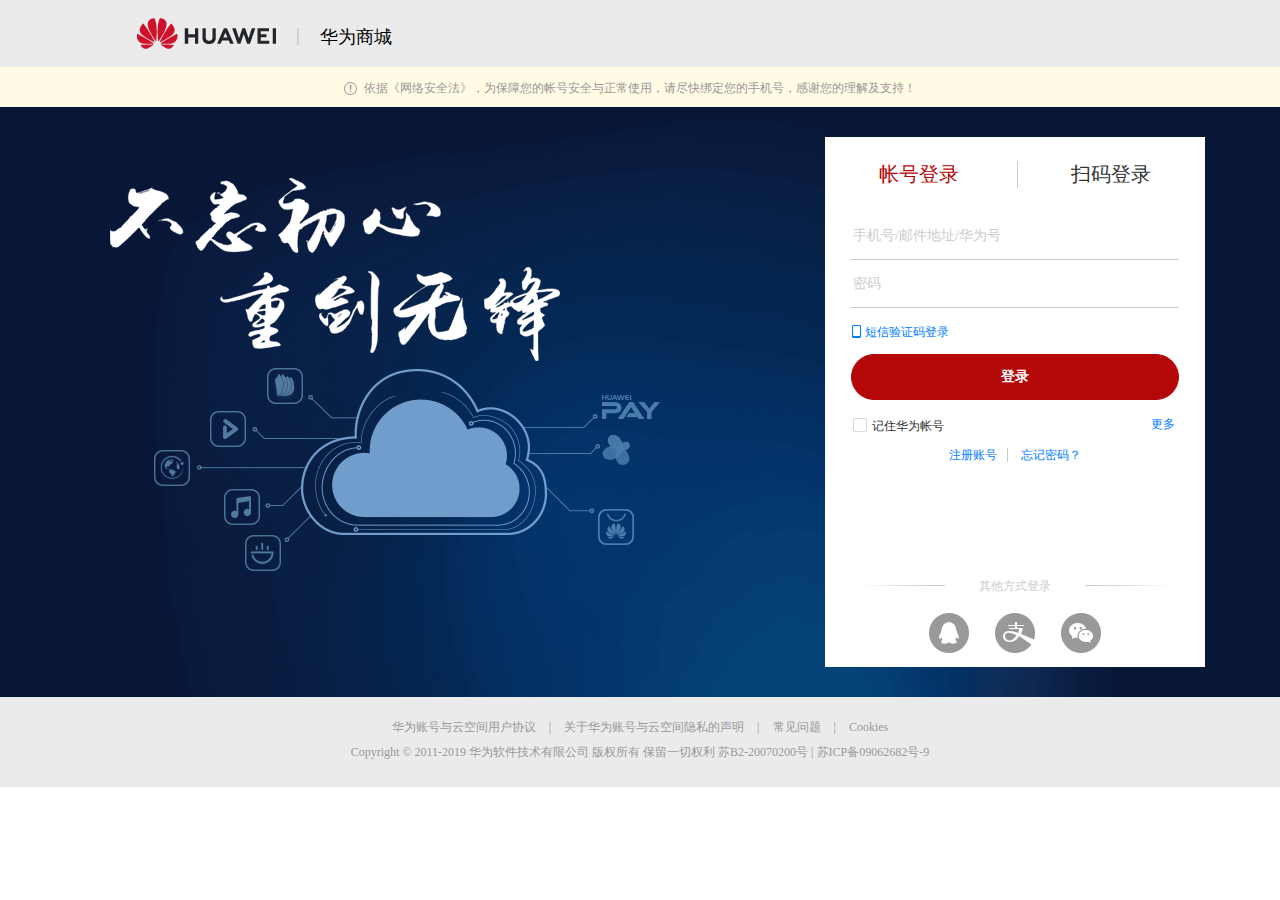
<file: login1.html>
<!DOCTYPE html>
<html>
	<head>
		<meta charset="UTF-8">
		<title>华为账号-登录</title>
		<link rel="shortcut icon" href="https://www.vmall.com/favicon.ico" />
		<link rel="stylesheet" type="text/css" href="css/login1.css"/>
	</head>
	<body>
		<!--头部开始-->
		<div class="xl_header">
			<div class="header-container">
				<div class="container-left">
					<img src="login-img/HUAWEI.png"/>
				</div>
				<div class="container-right">
					<p><span>|</span>华为商城</p>
				</div>
				<div class="clear"></div>
			</div>
		</div>
		<!--头部结束-->
		<!--广告开始-->
		<div class="xl_ads">
			<span>依据《网络安全法》，为保障您的帐号安全与正常使用，请尽快绑定您的手机号，感谢您的理解及支持！</span>
		</div>
		<!--广告结束-->
		<div class="xl_loginBg">
			<div class="xl_loginBgCon">
				<div class="xl_loginBox">
					<div class="xl_loginBoxTop">
						<div class="xl_loginBoxTopt">
							<span class="loginTitle-left">帐号登录</span>
							<span class="loginTitle-right">扫码登录</span>
						</div>
						<div class="xl_loginAcc">
							<div class="xl_loginAcc_err">
								<span></span>
								<p class="xl_loginAcc_errc"></p>
							</div>
							<form action="#" method="get"  id="myForm">
								<table border="0" cellpadding="0" cellspacing="0">
									<tr>
										<td class="user-input-tr">
											<label  for="login_userName">
											    <div class="text">手机号/邮件地址/华为号</div>
											</label>
											<input type="text"  class="text" id="login_userName" name="userAccount">
										</td>
									</tr>
									<tr>
										<td class="user-input-tr">
											<label   for="login_password">
											  <div class="password">密码</div>
											</label>
											<input type="password"  class="password" id="login_password" name="userAccount">
										</td>
									</tr>
									<tr>
										<td class="phoneInf" title="短信验证码登录">
											<span></span>
											短信验证码登录
										</td>
									</tr>
									<tr>
										<td>					
											<div class="button-login" id="btnLogin">登录</div>
										</td>
									</tr>
									<tr>
										<td class="mt-checkbox">
										    <input type="checkbox" class="checkbox" id="remember_name" name="remember_name"/>
										    <label for="remember_name" class="remember_name">
										    	<i id="remember_name_icon" class="checkBox-icon"></i>
										    	记住华为帐号
										    </label>
										    <div class="remeberTip">
										    	<div class="remeberTipInf">
										    	   <p>在公用电脑上不要选择此项，推荐在个人电脑上选择此项。</p>
										    	</div>  
										    	<div class="remeberTipSan">
										    		<span></span>
										    	</div>
										    </div>	  
											<span class="re-more">
												<a class="btn-more" title="更多" style="color: #007dff">更多</a>
												<div class="set-more">
													<div class="more-list">
															<ul>
																<li id="goConFaq" class="bottom_border pop_up_dialog security-menu">遇到问题</li>
															</ul>
															<ul>
																<li id="appealLink" class="bottom_border pop_up_dialog security-menu">更换手机号</li>
															</ul>
															<ul>
																<li id="goSecurity" class="pop_up_dialog security-menu">安全中心</li>
															</ul>	
													</div>
												</div> 
											</span>
										</td>
									</tr>
									<tr>
										<td class="">
											<div class="xl_taBottom">
												 <span class="regist"><a href="register.html" title="注册账号">注册账号</a></span>
												 <span class="forgot"><a href="#" title="忘记密码？">忘记密码？</a></span>
											</div>
										</td>
									</tr>
								</table>
							</form>
						    <div class="xl_loginAccFoot">
						    	<div class="xl_loginAFTitle">
						    		<i class="line-left"></i>
						    		<span class="third-tips">其他方式登录</span>
						    		<i class="line-right"></i>
						    	</div>
						    	<div class="xl_loginAFBottom">
						    		<span class="qqLogin_bigIco" title="QQ" >
						    			<a href="#"></a>
						    		</span>
						    		<span class="alipayLogin_bigIco" title="支付宝" >
						    			<a href="#" ></a>
						    		</span>
						    	    <span class="weixinLogin_bigIco" title="微信">
						    	    	<a href="#" ></a>
						    	    </span>
						    	</div>
						    </div>
						    <div class="clear"></div>
						</div>
                        <div class="xl_loginEr">
                        	<div class="qrCode-main">
								<div class="qrCode-content">
									<div id="qrcodeImg">						 
										<div class="qrcode-over-time">
										    <img src="login-img/qrCode.png">	
										</div>		
									</div>
								    <div class="qrCode-help"></div>
								</div>
							</div>
							<div class="qrCode-desc">
								<p>使用<span class="haweiapp">华为移动服务APP</span>扫一扫</p>
								<p>若您使用华为手机,请进入"设置"&gt;"华为帐号"扫码登录。</p>
							</div>
                        </div>
					</div>
				</div>
				<div class="clear"></div>
			</div>
			<div class="clear"></div>
		</div>
	<!--底部开始-->
	<div class="xl_loginFoot">
		<div class="xl_loginFootCon">
			<p>
				<a href="#">华为账号与云空间用户协议</a>
				<span>|</span>
				<a href="#">关于华为账号与云空间隐私的声明</a>
				<span>|</span>
				<a href="#">常见问题</a>
				<span>|</span>
				<a href="#">Cookies</a>
			</p>
			<p>Copyright &copy; 2011-2019  华为软件技术有限公司  版权所有  保留一切权利  苏B2-20070200号 | 苏ICP备09062682号-9</p>
		</div>
	</div>
	<!--底部结束-->
	<!--注册成功弹出框-->
		<div class="ol_box_mask"></div>
		<div class="log-sucess">
			<p>登录成功！</p>
		</div>
	</body>
	
</html>
<script type="text/javascript" src="js/jquery-2.1.0.js"></script>
<script  type="module" charset="utf-8">
	import {login} from "./login.js";
	login();
</script>
<script type="text/javascript">
	
</script>
</file>
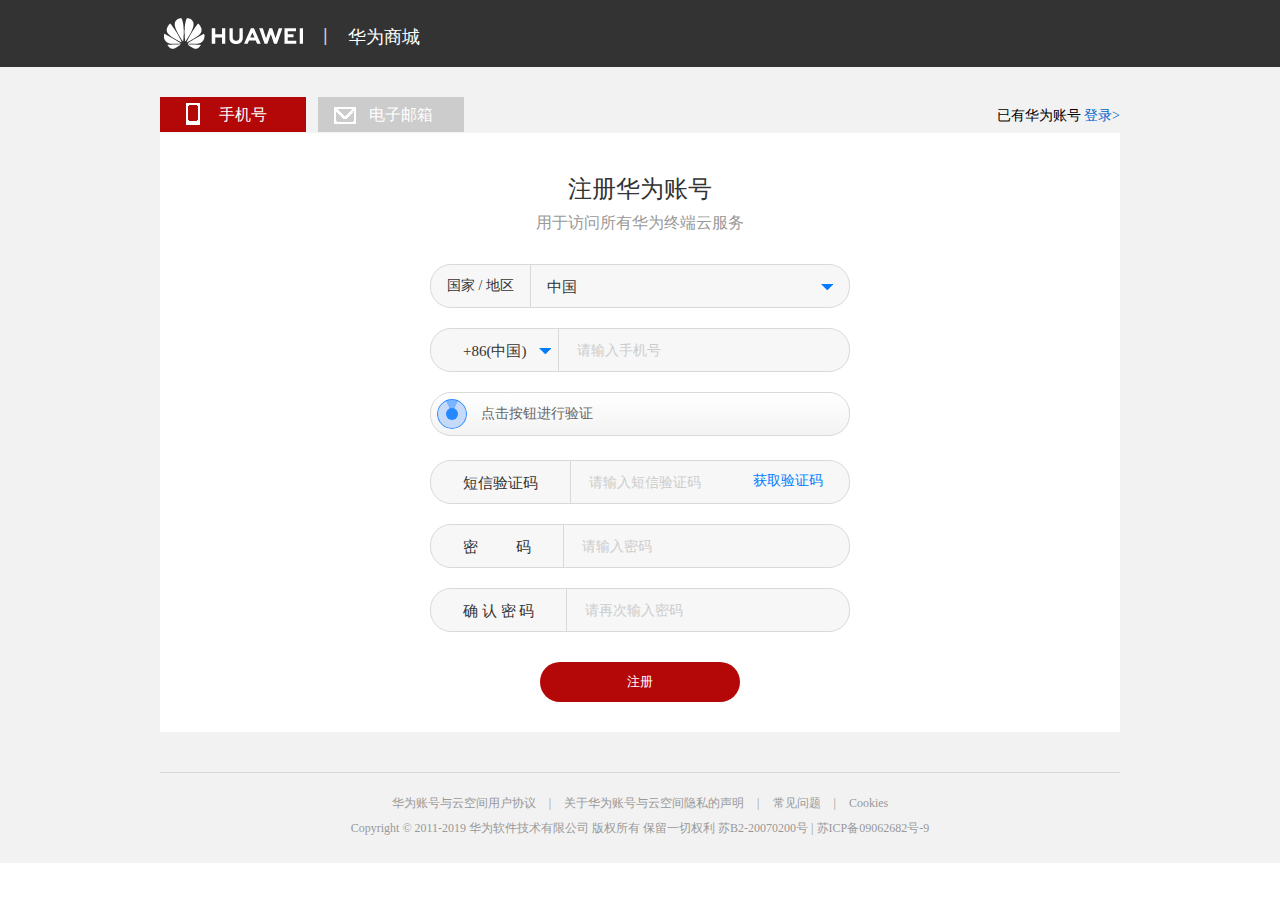
<file: register.html>
<!DOCTYPE html>
<html>
	<head>
		<meta charset="UTF-8">
		<title>注册_华为账号</title>
		<link rel="shortcut icon" href="https://www.vmall.com/favicon.ico" />
		<link rel="stylesheet" type="text/css" href="css/register.css"/>
	</head>
	<body>
		<!--头部开始-->
		<header>
			<div class="header-container">
				<div class="container-left">
					<img src="register-img/head-top.png"/>
				</div>
				<div class="container-right">
					<p><span>|</span>华为商城</p>
				</div>
				<div class="clear"></div>
			</div>
		</header>
		<!--头部结束-->
		<div class="xl_all">
			<div class="register-content">
				<div class="regConTop">
					<div class="regConTopleft">
						<a href="#" class="regConTop-phone">
							<i></i>
							<span>手机号</span>
					    </a>
						<a href="#" class="regConTop-emali">
							<i></i>
							<span>电子邮箱</span>
						</a>
					</div>
					<div class="regConTopRig">
						<p>已有华为账号<a href="login1.html">&nbsp;登录&gt;</a></p>
					</div>
				</div>
				<div class="regConFoot">
					<div class="regsterTitle">
						<div class="mainTitle">
						      注册华为账号
						</div>
						<div class="subTitle">
							用于访问所有华为终端云服务
						</div>
					</div>
					<!--选择国家开始-->
					<div class="chooseCountry">
						<div class="choCory-left">	
						   	国家  / 地区
						</div>
						<div class="dropMenu">
							<input type="hidden" class="selectVal" value="1-cn">
							<span class="select-text ">中国</span>
							<div class="select-ico"></div>
						</div>
					</div>
					<!--选择国家结束-->
					<!--手机号码 -->
					<div class="phoneInput">
						<div class="phoneInput-left">	
						   <div class="dropMenu">
						   		<input type="hidden" class="selectVal" value="0086">
						   		<span class="select-text ">+86(中国)</span>
						   		<div class="select-ico"></div>
					    	</div>
						</div>
						<div class="input-right"></div>
						<div class="input-content">
							<label class="lb_opacity_Class" for="username">
								<div class="text-input-number">
									请输入手机号
								</div>
							</label>
							<input type="text" name="username" id="username" />
					   </div>
				    </div>
				     <div id="msg_phone" class="error-tips-EMUI5"></div>
				    <!--点击按钮进行验证-->
				    <div class="geeAll">
					    <div class="geetest">
					    	<div class="gee-btn">
					    		<div class="gee-smalbtn">
					    			
					    		</div>
					    	</div>
					    	<span>点击按钮进行验证</span>
					    </div>
					    <div id="msg_gee" class="error-tips-EMUI5"></div>
					    <!--验证成功-->
					    <div class="geeSeccess">
					    	<div class="geeSecc-btn">
					    	</div>
					    	<span>验证成功</span>
					    </div>
					    <div class="clear"> </div>
				    </div>
				    <!--短信验证码-->
				    <div class="message">
						<div class="message-left">	
						   <div class="dropMenu">
						   		<input type="hidden" class="selectVal" value="0086">
						   		<span class="select-text ">短信验证码</span>
					    	</div>
						</div>
						<div class="input-right"></div>
						<div class="get-code">获取验证码</div>
						<div id="sCode">1234</div>
						<div id="randomCode">看不清</div>
						<div class="input-content">
							<label class="lb_opacity_Class" for="message">
								<div class="text-input-number">
									请输入短信验证码
								</div>
							</label>
							<input type="text" name="message" id="message" />
					   </div>	
				    </div>
				    <div id="msg_message" class="error-tips-EMUI5"></div>
				    <!--设置密码-->
				    <div class="password">
						<div class="message-left">	
						   <div class="dropMenu">
						   		<input type="hidden" class="selectVal" value="0086">
						   		<span class="select-text ">密&nbsp;&nbsp;&nbsp;&nbsp;&nbsp;&nbsp;&nbsp;&nbsp;&nbsp;&nbsp;码</span>
					    	</div>
						</div>
						<div class="input-right"></div>
						<div class="input-content">
							<label class="lb_opacity_Class" for="password">
								<div class="text-input-number">
									请输入密码
								</div>
							</label>
						    <input type="password" name="password" id="password" />
					   </div>	
				    </div>
				    <div id="msg_pwd" class="error-tips-EMUI5"></div>
				    <!--确认密码-->
				    <div class="qpassword">
						<div class="message-left">	
						   <div class="dropMenu">
						   		<input type="hidden" class="selectVal" value="0086">
						   		<span class="select-text ">确&nbsp;认&nbsp;密&nbsp;码</span>
					    	</div>
						</div>
						<div class="input-right"></div>
						<div class="input-content">
							<label class="lb_opacity_Class" for="qpassword">
								<div class="text-input-number">
									请再次输入密码
								</div>
							</label>
						    <input type="password" name="qpassword" id="qpassword" />
					   </div>	
				    </div>
				    <div id="msg_qpwd" class="error-tips-EMUI5"></div>
				    <!--注册-->
					<div class="reg-btn" align="center">
						<input type="button" class="btn-reg" id="btnSubmit" value="注册" >
					</div>
				<div class="clear"></div>
			</div>
			<div class="box-shadow"></div>
		</div>
		<!--底部开始-->
	<div class="xl_loginFoot">
		<div class="xl_loginFootCon">
			<p>
				<a href="#">华为账号与云空间用户协议</a>
				<span>|</span>
				<a href="#">关于华为账号与云空间隐私的声明</a>
				<span>|</span>
				<a href="#">常见问题</a>
				<span>|</span>
				<a href="#">Cookies</a>
			</p>
			<p>Copyright &copy; 2011-2019  华为软件技术有限公司  版权所有  保留一切权利  苏B2-20070200号 | 苏ICP备09062682号-9</p>
		</div>
	</div>
	<!--底部结束-->
	<!--注册成功弹出框-->
		<div class="ol_box_mask"></div>
		<div class="reg-sucess">
			<p>注册成功！</p>
		</div>
	</body>
</html>
<script type="text/javascript" src="js/jquery-2.1.0.js"></script>
<script type="text/javascript" src="js/register.js"></script>
<script type="text/javascript">
	 $("#btnSubmit").click(function(){
    	let name = $("#username").val();
		let pwd = $("#password").val();
    	if(flagSec == false){
    		$("#msg_gee").html("请点击按钮进行验证");
    		$(".geetest").addClass("input-error-EMUI5");
    	}else if(flagSec){
    		$("#msg_gee").html("");
    	    $(".geetest").removeClass("input-error-EMUI5");
    	}
    	if(flagName == false){
    		$("#msg_phone").html("请正确填写手机号码");
			$(".phoneInput").addClass("input-error-EMUI5");
    	}
    	if(flagPwd == false){
    		 $("#msg_pwd").html("密码错误");
	         $(".password").addClass("input-error-EMUI5");
    	}
    	if(flagYz == false){
    		 $("#msg_message").html("验证码错误");
			 $(".message").addClass("input-error-EMUI5");
    	}
    	if( flagName && flagSec && flagYz && flagPwd && flagQPwd){
    		
    		$.ajax('',{
			url:"register.php",
			data:{
				username:name,
				password:pwd
			},
			type:'post',
			success:function(data){
//				前后端分离
				if(data == 0){
					$("#msg_phone").html("手机号已注册");
					$(".phoneInput").addClass("input-error-EMUI5");
				}else{
					$(".ol_box_mask").show();
					$(".reg-sucess").show();
					setTimeout(function(){
					   location.href ="login1.html";
					},1000)
					
				}
                console.log(data);
			  }
	       });
    	 }	
    })  
</script>
</file>
<file: css/first.css>
body,ul,ol,dl,dd,p,h1,h2,h3,h4,h5,h6,input,textarea,hr,div,em,strong{
	margin:0;
	padding:0;
}
body{
	font-family: "微软雅黑";
}
ul,ol{
	list-style-type: none;
}
a{
	text-decoration: none;
}
img{
	border: none;
}
.clear:after{
	content: "";
	display: block;
	clear: both;
	height: 0;
	overflow: hidden;
	visibility: hidden;	
}
.xl_top{
	width:100%;
	height:36px;
	background-color: #f9f9f9;
	display: flex;
}
.xl_topCon{
	width: 1200px;
	margin: 0 auto;
	display: flex;
	justify-content: space-between;
	line-height: 36px;
}
.xl_topCon li{
	float: left;
    padding: 0 8px;
    position: relative;
    font-size: 10px;
    line-height: 36px;
    color: #a4a4a4;
}
.xl_topCon li:before{
    content: "";
    width: 1px;
    height: 10px;
    display: block;
    position: absolute;
    top: 13px;
    left: 0;
    background: #d3d3d3;
 }
 .xl_top li:first-child{
 	    padding-left: 0;
 }
 .xl_top li:first-child:before{
    display: none;
}
.xl_topCon a{
	 color: #a4a4a4;
	 font-size: 12px;
}
.xl_topConLeftBlock,.xl_topConRightBlock{
	position: relative;
    z-index: 310;
    margin: 0 -9px;
    height: 36px;
}
.xl_topConLeft-a:before{
    content: "";
    display: block;
    width: 14px;
    height: 14px;
    background: url(https://res8.vmallres.com/20190808/css/../images/echannel/icon/icon-common.svg) no-repeat;
    background-position: -73px 2px;
    position: absolute;
    top: 10px;
    right: 3px;
  }
a:hover{
	color: #CF0A2C;
}
.b{
	display: none;
    position: absolute;
    top: 36px;
    right: 0;
    background: #fff;
    box-shadow: 0 2px 36px 0 rgba(0,0,0,0.07);
    border-radius: 8px 0 8px 8px;
    width: 119px;
    text-align: center;
    z-index: 19;
}
.h{
	position: relative;
    padding: 0 22px 0 10px;
    height: 36px;
	z-index: 20;	
}
.xl_topConLeftBlock:hover .h{
	background-color: white;
}
.xl_topConLeftBlock:hover .h a{
	 color: #CF0A2C;
}
.xl_topConLeftBlock:hover .xl_topConLeft-a:before{
	  background-position: -87px 2px;
}
.xl_topConLeftBlock:hover .b{
	 display: block;
}
.xl_topConRight{
	float: right;
}
.xl_topConRightBlock,.xl_topConRightBlock2,.xl_topConRightBlock3{
	position: relative;
    z-index: 310;
    margin: 0 -9px;
    height: 36px;
}
.xl_topConRightBlock .b{
	border-radius: 0 0 8px 8px;
	width: 80px;
    padding: 6px 0 12px 0;
    text-align: center;
    line-height: 32px;
}
.xl_topConRightBlock:hover .xl_topConLeft-a:before{
	  background-position: -87px 2px;
}
.xl_topConRightBlock:hover .b{
	 display: block;
}
.xl_topConRightBlock:hover .h{
	background-color: white;
}
.xl_topConRightBlock:hover .h a{
	 color: #CF0A2C;
}
.xl_main a:hover{
	color: #CF0A2C!important;
}
/*网站导航*/
.xl_topConRightBlock2 .b{
	width: 893px;
}
.xl_bigBox{
	width: 893px;
    line-height: 20px;
    color: #777;
    display: flex;
}
.xl_bigBox-a{
 	float: left;
    width: 50px;
    text-align: center;
    margin: 37px 46px 0 49px;
    color: #777;
}
 .xl_bigBox-a span{
 	width: 50px;
    height: 50px;
    display: block;
    margin-bottom: 3px;
 }
 .xl_bigBox-a span:before {
    content: "";
    display: block;
    width: 50px;
    height: 50px;
    background: url(https://res8.vmallres.com/20190808/css/../images/echannel/icon/icon-common.svg) no-repeat;
    background-position: -202px 0;
}
.xl_b_channel{
    width: 185.0px;
    margin-top: 22.0px;
    margin-bottom: 20.0px;
    text-align: left;
}
.xl_b_channel h2{
    margin-bottom: 8.0px;
    font-size: 16px;
    color: #333!important;
    font-weight: 700;
}
.xl_b_channel a{
	display: inline-block;
	width: 80.0px;
    margin-bottom: 4.0px;
    overflow: hidden;
    white-space: nowrap;
}
.xl_topConRightBlock2:hover .xl_topConLeft-a:before{
	  background-position: -87px 2px;
}
.xl_topConRightBlock2:hover .b{
	 display: block;
}
.xl_topConRightBlock2:hover .h{
	background-color: white;
}
.xl_bigBox-a:hover{
	color:#CF0A2C ;
}
.xl_topConRightBlock2:hover .h a{
	color: #CF0A2C;
}
/*手机版*/
.xl_bigBox2{
    padding: 20px 0 20px 0;
    width: 244px;
    display: flex; 
    flex-wrap: wrap;  
}
.xl_topConRightBlock3 .b{
	width: 244px; 
}
.xl_topConRightBlock3:hover .xl_topConLeft-a:before{
	  background-position: -87px 2px;
}
.xl_topConRightBlock3:hover .b{
	 display: block;
}
.xl_topConRightBlock3:hover .h{
	background-color: white;
}
.xl_topConRightBlock3:hover .h a{
	 color: #CF0A2C;
}
.xl_bigBox2Top,.xl_bigBox2Mid,.xl_bigBox2Bom{
    padding-left: 24px;
    padding-bottom: 20px;
    border-bottom: 1px solid #e5e5e5;
    margin-bottom: 20px; 
    width: 244px;
}
.code-img{
    width: 90px;
    height: 90px;
    float: left;
    margin-right: 12px;
}
.xl_bigBox2TopInf,.xl_bigBox2BomInf{
	float: left;
    line-height: 18px;
}
.xl_bigBox2TopInf h2{
	font-size: 14px;
    font-weight: bold;
    margin-bottom: 2px;
    color: #000000;
}
.xl_bigBox2TopInf p{
	color: #cb242b!important;
    line-height: 16px;
}
.xl_bigBox2TopS1,.xl_bigBox2TopS2,.xl_bigBox2BomS1{
    width: 32px;
    height: 32px;
    display: block;
    margin-top: 5px;
}
.xl_bigBox2TopS1,.xl_bigBox2TopS2,.xl_bigBox2BomS1:before{
    content: "";
    display: block;
    width: 30px;
    height: 30px;
    background:url(https://res8.vmallres.com/20190808/css/../images/echannel/icon/icon-common.svg) no-repeat;
    margin-top: 1px;
}
.xl_bigBox2TopS1{
	background-position: -30px 0;
	float: right;
	margin-right: 8px;
}
.xl_bigBox2BomInf h2{
	font-size: 14px;
    font-weight: bold;
    margin-bottom: 2px;
    color: #000000;
}
.xl_bigBox2BomInf p{
    line-height: 16px;
    text-align: left;
}
.xl_bigBox2BomS1:before{
    content: "";
    display: block;
    width: 30px;
    height: 30px;
    background:url(https://res8.vmallres.com/20190808/css/../images/echannel/icon/icon-common.svg) no-repeat;
    margin-top: 1px;
    background-position: -30px 0;
}
.xl_bigBox2Bom{
	padding-bottom: 0;
    border-bottom: 0;
    margin-bottom: 0;
}
/*<!--login开始-->*/
.xl_nav{
	width: 1200px;
    height: 41px;
    padding: 18px 0 15px 0;
    position: relative;
    margin: 0 auto;
    display: flex;
}
.xl_nav a{
    font-size: 16px;
    color: #333;
    position: relative;
    display: block;
}
.xl_log{
	float: left;
	margin-right: 34px;
}
.xl_log img{
	height: 36px;
	width: 205px;
}
.xl_navMid{
	float: left;
    width: 640px;
    height: 40px;
    overflow: hidden;
}
.xl_navMid li{
	float: left;
    margin-right: 24px;
	margin-top: 7px;
}
   
.xl_navMidImg img{
	height: 24px;
}
.xl_navMidImg a:hover{
	opacity: 0.7;
}
.xl_navMid a:hover{
	color:#CF0A2C ;;
}
.xl_navRight{
	float:right;
	
	position: relative;
}
.xl_navRightSearch{
    width: 318px;
    height: 30px;
    background: #f0f0f0;
    border: 1px solid #f0f0f0;
    border-radius: 16px;    
}
.xl_navRightSearch:after{
    content: "";
    display: block;
    width: 20px;
    height: 20px;
    background: url(https://res8.vmallres.com/20190808/css/../images/echannel/icon/icon-common.svg) no-repeat;;
    background-position: -139px 0;
    position: absolute;
    top: 6px;
    right: 13px;
}
#text{
    border: 0;
    color: #3a3a3a;
    width: 285px;
    text-indent: 15px;
    height: 30px;
    line-height: 30px;
    border-radius: 16px;
    background-color: #f0f0f0 ;
    outline: none;
}
#sub{
	width: 35px;
    height: 30px;
    cursor: pointer;
    border: 0;
    overflow: hidden;
    position: absolute;
    background: transparent;
    color: #353535;
    font-size: 0;
    z-index: 10;
    outline: none;
}
.xl_navRightKey{
	position: absolute;
    max-width: 240px;
    right: 31px;
    bottom: 16px;
    white-space: nowrap;
    overflow: hidden;  
    
}
.xl_navRightKey a{
	color: #CF0A2C;
	font-size: 12px;
	margin-right: 14px;
	display: inline-block;
}
.xl_navRight:hover{
	border: 1px ;
}
/*弹出框开始*/
.xl_olBox{
	display: none;
    position: fixed;
    top: 0px;
    left: 424.5px;
    z-index: 5000;
    width: 500px;
    height: 635px;
    background-color: #FFF;
    overflow: visible;
    box-shadow: 0 0 10px rgba(0,0,0,0.5);   
}
.xl_olBoxtop{
	cursor: move;
    height: 28px;
    line-height: 28px;
    border: 1px solid #a51b1b;
    background: 0;
    background: #a51b1b;
}
.box-close {
    display: block;
    height: 11px;
    padding-left: 12px;
    line-height: 1px;
    position: absolute;
    right: 10px;
    top: 9px;
    background: transparent url(../img/icon1.png) scroll no-repeat;
    background-position: -148px 0;
}
.xl_loginBox{
	margin: 0 auto;
	float: none!important;
}
.remeberTipInf{
	bottom: 290px!important;
}
.remeberTipSan span{
	bottom: 275px!important;
}
.re-more{
	top:51%!important;
}
 .xl_loginAccFoot{
    bottom: 30px!important;
}
.xl_olBoxFoot{
	text-align: center;
	position: absolute;
	left: 100px;
	bottom:15px;
	font-size: 12px;
}
.xl_olBoxFoot a{
	color: #007dff;
	text-decoration: underline;
}
.xl_olBoxFoot a:hover{
	text-decoration:none;
	color: #007dff!important;
}

/*轮播图开始*/
.box{
	position: relative;
    height: 550px;
    width: 1349px;
}
.oimg{
	height: 550px;
    width: 1349px;
}
.box ul{
	position: absolute;
	height: 550px;
    width: 1349px;
    overflow: hidden;
}
.oimg>ul>li{
	float: left;
    cursor: pointer;	
}
.btn>ul>li{
	float: left;
	margin: 0px 4px;
	width: 10px;
	height: 10px;
	border-radius: 50%;
	background-color: transparent;
	border: 1px solid #FFF;
    cursor: pointer;		
}
.one{
	background-color: white !important;
}
.btn>ul{
	top: 448px;
	width:180px;
	height: 20px;
	right: 13px;
}
#btn-previous,#btn-next{
	width: 80px;
	height: 80px;
	background-color: gainsboro;
	opacity: 0.5;
	border: none;
	font-size: 26px;
	color: ghostwhite;
	position: absolute;
	outline: none;
	z-index: 2;
	cursor: pointer;
	border-radius: 2px;
	background: url(https://res8.vmallres.com/20190808/css/../images/echannel/icon/icon01.svg) no-repeat;
	background-position: 0 -72px;
}
#btn-previous{				
    left: 300px;
    top: 199px;				
}
#btn-next{				
    background-position: -80px -72px;
	right:66px;
    top: 199px;			
}
.box img{
   height: 550px;
    width: 1349px;
    display: block;
}
#btn-previous:hover{
	background-position: -240px -72px;
}
#btn-next:hover{
	background-position: -160px -72px;
}
/*分类*/
.xl_sortBox{
	width: 1200px;
    margin: 0 auto;
    position:relative;
    top: -549px;
    z-index: 200;
}
.xl_sort{
	position: absolute;
    left: 0;
    top: 18px;
    width: 200px;
    z-index: 201;
    height: 440px;
}
.xl_sortList{
    position: relative;
    height: 440px;
    box-shadow: 0 0 46px rgba(0,0,0,0.03);
    background: rgba(255,255,255,0.93);
    border-radius: 10px;
    z-index: 202;
}

/*分类一*/
.xl_sortInfo{
	padding: 12px 0 13px 0;
	margin-left: 25px;
	width: 150px;
	border-bottom: 1px solid rgba(0, 0, 0, 0.06);
	height: 47px;
	position: relative;
	z-index: 203;
}
#xl_sortListcLast{
	border-bottom:0 !important;
	height: 48px;
	border-radius: 10px;
}
.xl_sortInfo a{
	color: #a6a6a6;
	margin-right: 4px;
	font-size: 14px;
	display: inline-block;

}
.xl_sortInfo a:first-child{
	font-size: 16px;
	line-height: 26px;
}
.xl_sortDetailed{
    position:absolute;
	left: 198px;
	height: 416px;
	width: 662px;
	background: #FFF;
	padding: 24px 22px 0 28px;
	border-radius: 0 10px 10px 0;
	box-shadow: 40px 0 46px rgba(0, 0, 0, 0.1);
	top:0;
	z-index: 1;
	overflow: hidden;
	display: none;
}
.xl_sortDetList{
 	width: 204px;
	float: left;
 }               
.xl_sortDetList li{
	float: left;
	margin-bottom: 24px;
}
.xl_sortDetList a{
	display: block;
	width: 204px;
	height: 80px;
	font-size: 14px;
	border-radius: 10px;
	margin-right: 0
}
.xl_sortDetList img{
	width: 56px;
	height: 56px;
	float: left;
	margin: 12px 8px 0 6px;
}	
.xl_sortDetList span{
	float: left;
	color: #777;
	font-size: 13px;
	margin-top: 30px;
	width: 120px;
}
.xl_sortDetList-btn a{
	width: 112px;
	height: 42px;
	line-height: 42px;
	margin-top: 18px;
	margin-left: 36px;
	border: 1px solid #f2f2f2;
	border-radius: 0 22px 22px 0;
	font-size: 13px;
	color: #a7a7a7;
	display: block;
	position: relative;
	text-indent: 34px
}
.xl_sortDetList-btn a:hover{
	color:#a7a7a7!important;
}
.xl_sortDetList-btn:hover{
	background: none!important;
}
.xl_sortDetList-btn a:before {
	content: "";
	width: 42px;
	height: 42px;
	background: #fff;
	border: 1px solid #f2f2f2;
	display: block;
	border-radius: 22px;
	position: absolute;
	top: -1px;
	left: -22px
}
.xl_sortDetList-btn a:after {
	content: "";
	display: block;
	border-bottom: 5px solid transparent;
	border-top: 5px solid transparent;
	border-left: 5px solid #c0c0c0;
	position: absolute;
	top: 16px;
	left: -1px
}
#xl_sortDetailed2{
	width: 204px;
}
#xl_sortDetailed4{
	width: 1026px;
}
#xl_sortDetailed6{
	width: 408px;
}
.xl_sortListc:hover a{
	color: #000000;
}
.xl_sortBox a:hover,.xl_footer a:hover{
	color: #CF0A2C !important;
}
.xl_sortListc:hover .xl_sortListcBg{
	background: #fff;
	box-shadow: 0 0 46px rgba(0, 0, 0, 0.1);
}
.xl_sortDetList	li:hover{
	background-color: #F6F6F6;
	border-radius:10px ;
}	
.xl_sortListcBg active:after {
	content: "";
	width: 60px;
	height: 72px;
	background: #fff;
	position: absolute;
	top: 0;
	right: -10px;
	z-index: 2;
	display: none;
}
/*.xl_sortListc{
	position: relative;
	z-index: 199;
}
/*.xl_sortListcBg{
	position: relative;
	/*z-index: 199;
}*/
/*菜单栏*/
.xl_menuMask{
    text-align: center;
    width: 100%;
    min-width: 1200px;
    height: 72px;
    display: block;
    position: absolute;
    top: 590px;
    z-index: 350;
}
.xl_menuMask span{
    width: 100%;
    min-width: 1200px;
    height: 72px;
    display: block;
    background-image: url(../img/bg-slide.png);
    background-size: 100% 72px;
}
.xl_menu{
	position: relative;
    top: -72px;
    height: 34px;
    z-index: 360;
}
.xl_menu>ul{
    background: #FFF;
    text-align: center;
    border-top: 0 none;
    width: 1200px;
    height: 88px;
    border-radius: 10px;
    box-shadow: 0 2px 26px rgba(0,0,0,0.07);
    position: absolute;
    z-index: 2;
    left: 75px;
}
.xl_menuLeft{
	width: 270px;
    height: 55px;
    margin-top: 17px;
    border-right: 1px solid #eee;	
    float: left;
}
.xl_menuLeftCon{
	padding: 0;
    padding-left: 26px;
    text-align: left;
}
.xl_menuLeftImg{
	width: 52px;
    height: 52px;
    margin-right: 17px;
    float: left;
}
.xl_menuLeftImg img{
	width: 52px;
    height: 52px;
}
.xl_menuLeftRigTop{
	float: left;
	margin-top: 1px;
	font-size: 14px;
    color: #999;
}
.xl_menuLeftRigTop a{
	color:black;
}
.xl_menuLeftRigFot{
	float: left;
	margin-top: 9px;
}
.xl_menuLeftRigFot a{
	display: inline-block;
	border-radius: 5px;
	text-align: center;
	width: 68px;
}
.xl_RigFotNew{
    height: 20px;
    line-height: 20px;
    background: #fff;
    border: 1px solid #e47b7f;
    color: #de5b60;
    margin-right: 8px;
    font-size: 14px;
}
#xl_RigFotNew:hover{
	color: white!important;
	background:#de5b60;
}
#xl_RigFotVip:hover{
	 background:black;
	 color: #fde4b3!important ;
}
.xl_RigFotVip{
    height: 23px;
    line-height: 22px;
    background: #595454;
    color: #fde4b3;
    font-size: 13px; 
}
.xl_menuMid{
	width: 660px;
    margin-top: 17px;
    float: left;
}  
.xl_menuMidCon{
	display: flex;
	width: 100% ;
	justify-content: space-around;
}
.xl_menuMidCon li{
	text-align: center;
    float: none;
    width: 104px;
}
.xl_menuMidCon a{
   text-align: center;
    display: block;
    width: 100%;
    min-width: 48px;
    max-width: 84px;
    margin: 0 auto;
} 
.xl_menuMidConImg{
	width: 40px;
    height: 40px;
    margin: 0 auto;
    overflow: hidden;
    position: relative;
}
.xl_menuMidConImg img,.xl_menuFootBom img{
	position: absolute;
    width: auto;
    height: auto;
    transform: scale(0.5,0.5);
    top: -20px;   
}
.xl_menuMidConImg1{
	left: -150px;
}
.xl_menuMidConImg2{
	left: -190px;
}
.xl_menuMidConImg3{
	left: -230px;
}
.xl_menuMidConImg4{
	left: -270px;
}
.xl_menuMidConImg5{
	left: -310px;
}
.xl_menuMidConImg6{
	left: -350px;
}
.xl_menuMidCon p{
	line-height: 24px;
    width: 100%;
    text-align: center;
    color: #777;
    font-size: 13px;
}  
.xl_menuMidCon p:hover{
	 color: #CF0A2C !important;;
}
 .xl_menuFoot{
 	width: 266px;
    height: 88px;
    border-left: 1px solid #eee;
    float: left;
 }
 .xl_menuFootTop{
 	height: 43px;
    border-bottom: 1px solid #eee;	
 }
.xl_menuFTopLeft{
 	float: left;
    font-size: 14px;
    font-weight: bold;
    margin: 13px 8px 0 17px;
 }
.xl_menuFootTop a{
 	font-size:14px ;
 	font-weight: bold;
 	color: #777;
 }
.xl_menuFTopRig{
 	height: 43px;
    overflow: hidden;
    text-align: left;
    width: 185px;
    position: relative;
    float: left;
    top:-1px;
 }
 .xl_menuFTopRig li{
 	line-height: 43px;
 }
 .xl_menuFTopRig a{
 	font-weight: 100 !important;
 	font-size:12px ;
 }
.xl_menuFootBom li{
	height: 42px;
	line-height: 42px;
	width: 87px;
	float: left;
}
.xl_menuFootBom span{
	margin-right: 2px;
	display: inline-block;
	position: relative;
	width: 20px;
	height: 20px;
	top: 5px;
	overflow: hidden
}
.xl_menuFootBomImg1{
	left: -390px;
} 
.xl_menuFootBomImg2{
	left: -410px;
} 
.xl_menuFootBomImg3{
	left: -430px;
} 
.xl_menuFootBom a{
	font-size: 12px;
	color: #666666;
}
.xl_newPhone{
	width: 1200px;
	margin: 0 auto;
}
.xl_newPhone li{
	float:left;
	margin-left: 13px;
	width: 287px;
	height: 200px;
	border-radius: 20px;
	transition: all .2s linear 0s;
}
.xl_newPhone li:hover {
    box-shadow: 0 12px 36px rgba(0, 0, 0, 0.1)
}
#xl_newPhoneLi{
	margin-left:1px!important;
}
.xl_newPhone img {
	width: 287px;
	height: 200px;
	border-radius: 10px;
}
/*热销单品*/
.xl_saleGoods{
	width: 1200px;
	margin: 0 auto;
}
.xl_saleGoodsTop{
	width: 100%;
}
.xl_saleGoodsTop h1{
	font-size: 26px;
    color: #333;
    padding: 27px 0 13px 0;
    font-weight: 500;
    margin-left: 5px;
}
.xl_saleGoodsFoot{
	width: 100%;
	display: flex;
}
.xl_sGodsFootLeft{
	width: 230px;
	height: 592px;
	border-radius: 10px;
	transition: all .2s linear 0s;	
}
.xl_sGodsFootLeft:hover{
	box-shadow: 0 12px 36px rgba(0, 0, 0, 0.1);
}
.xl_sGodsFootLeft img{
	 width: 230px;
    height: 592px;
    border-radius: 10px;
    display: block;
}
 .xl_sGodsFootRig{
 	width: 968px;
 	text-align:center;
 }
.xl_sGodsFootRig li,.xl_phoneFoot li{
 	width: 230px;
    background: #f9f9f9;
    border-radius: 10px;
    margin-left: 6px;
    margin-bottom: 12px;
    margin-top: 0;  
    display: inline-block;
    transition: all .2s linear 0s;	
    text-align:center;	
}
.xl_sGodsFootRig img,.xl_phoneFoot img{
	width: 150px;
	height: 150px;
    display: block;
    margin-top:15px ;
}
.xl_sGodsRigSbl{
	display: inline-block;
    padding: 1px 9px;
    line-height: 22px;
    color: #fff;
    border-radius: 0 0 6px 6px;
    background-color: #68BEFF;
    font-size: 10px;
}
.xl_sGodsRigSb3{
	display: inline-block;
    padding: 1px 9px;
    line-height: 22px;
    font-size: 10px;
}
.xl_sGodsRigSb2{
	display: inline-block;
    padding: 1px 9px;
    line-height: 22px;
    color: #fff;
    font-size: 10px;
    border-radius: 0 0 6px 6px;
	background-color:#FF6A6E!important;
}
.xl_sGodsRig1{
	width: 150px;
    height: 188px;
    margin: 0px auto;   
}
.xl_saGodsRig2{
    margin-top: 12px;
    height: 21px;
    font-size: 14px;
    font-weight: 400;
    color: black;
    display: block;
}
.xl_sGodsRig3{
	color: #777;
    font-size: 12px;
    font-weight: 400;  
}
.xl_sGodsRig4{
	color: #d0021b;
    line-height: 21px;
    font-size: 13px;
    font-weight: 400;
    margin:9px 0px 23px -5px ;   
}
.xl_sGodsFootRig li:hover{
	box-shadow: 0 12px 36px rgba(0, 0, 0, 0.1);
}    
.xl_recommend,.xl_smartSort,.xl_smartHome,.xl_hotSell,.xl_quality{
	width: 1200px;
	margin: 0 auto;
}
.xl_recommendFoot,.xl_smartSortFoot,.xl_smartHomeFoot,.xl_hotSellFoot,.xl_qualityFoot{
	position: relative;
    width: 1200px;
}
.xl_recFootCon,.xl_smtFootCon,.xl_smartHomeCon,.xl_hotSellCon,.xl_qualityCon{
	width: 1210px;
    height: 298px;
    position: relative;
    margin-bottom: 8px;
    left: -5px; 
    overflow: hidden;
}
.xl_recFootConUl,.xl_smtSortConUl,.xl_smartHomeConUl,.xl_hotSellConUl,.xl_qualityConUl,.friendLinkUl{
	box-sizing: content-box;
	transition-property: transform,left,top;
	transition-timing-function: ease;
	height: 295px;
    transform: translate3d(0px, 0px, 0px);
    transition-duration: 0.3s;
    width: 3630px;
    min-width: 1200px;
}
.xl_recFootConUl li{
	width: 238px;
    height: 295px;
    display: inline-block;
}
.xl_recFootConUl a,.xl_smtSortConUl a,.xl_smartHomeConUl a,.xl_hotSellConUl a,.xl_qualityConUl a{
	display: inline-block;
    width: 100%;
    height: 100%;
    text-align: center;
}
.xl_recFootConInf,.xl_smtSortConInf{
	width: 230px;
    height: 242px;
    margin: 5px auto;
    background: #fff;
    border-radius: 10px;
    box-shadow: 0 1px 8px rgba(0,0,0,0.06);
    transition: all .2s linear 0s;
    text-align: center;
}
.xl_recFootConInf1 img{
	width: 150px;
    height: 150px;
    display: block;
    margin: 11px auto;
}    
.xl_recFootConInf2,.xl_smtSortConInf2{
	width: 210px;
	font-size: 14px;
    line-height: 36px;
    padding: 0 10px;
    border-radius: 0 0 10px 10px;
    position: absolute;
    top: 211px;
    background: #f3f3f3;
    color: #777;
}
.xl_recFootConInf3,.xl_recFootConInf4{
    height: 24px;
    display:block;
    margin-top: 9px;
    font-size: 14px;
    color: black;
}
.xl_recFootConInf4{
	color: #d0021b!important;
	margin-top: 2px;
}
.xl_rec-btn-next,.xl_rec-btn-prev,.xl_smt-btn-prev ,.xl_smt-btn-next,.xl_home-btn-prev,.xl_home-btn-next,.xl_hot-btn-prev,.xl_hot-btn-next,.xl_quality-btn-prev,.xl_quality-btn-next{
	width: 36px;
    height: 72px;
    top: 90px;
	background: rgba(0,0,0,0.1);
    text-align: center;  
    position: absolute;
    z-index: 3;
    cursor: pointer;
}  
.xl_rec-btn-next,.xl_smt-btn-next,.xl_home-btn-next,.xl_hot-btn-next,.xl_quality-btn-next{
	right: 6px;
	border-radius: 8px 0 0 8px;
}
.xl_rec-btn-prev,.xl_smt-btn-prev,.xl_home-btn-prev,.xl_hot-btn-prev,.xl_quality-btn-prev{
	left: 1px;
	border-radius: 0px 8px 8px 0px;
}
.xl_rec-btn-next:before,.xl_smt-btn-next:before{
	content: ">";
    left: 2px;
	font-family: "iconfont"!important;
    color: #393939;
    font-size: 24px;
    line-height: 72px;
    position: relative;
} 
.xl_rec-btn-prev:before,.xl_smt-btn-prev:before,.xl_quality-btn-prev:before{
	content: "<";
    left: 2px;
	font-family: "iconfont"!important;
    color: #393939;
    font-size: 24px;
    line-height: 72px;
    position: relative;
}
.xl_home-btn-next:before,.xl_hot-btn-next:before,.xl_quality-btn-next:before{
	content: ">";
    left: 2px;
	font-family: "iconfont"!important;
    color: #393939;
    font-size: 24px;
    line-height: 72px;
    position: relative;
} 
.xl_home-btn-prev:before,.xl_hot-btn-prev:before{
	content: "<";
    left: 2px;
	font-family: "iconfont"!important;
    color: #393939;
    font-size: 24px;
    line-height: 72px;
    position: relative;
}     
.xl_rec-btn-prev:hover,.xl_home-btn-prev:hover,.xl_quality-btn-prev:hover{
	background: rgba(0,0,0,0.2)
}
.xl_rec-btn-next:hover,.xl_home-btn-next:hover,.xl_quality-btn-next:hover{
	background: rgba(0,0,0,0.2)
}
.xl_smt-btn-prev:hover,.xl_hot-btn-prev:hover{
	background: rgba(0,0,0,0.2)
}
.xl_smt-btn-next:hover,.xl_hot-btn-next:hover{
	background: rgba(0,0,0,0.2)
}
/*小轮播开始*/ 
.small-banner{
	position: relative;
    height: 120px;
    width: 1200px;
    margin: 35px auto;
}
.small-bannerCon{
	height: 120px;
    width: 1200px;
}
.small-banner ul{
	position: absolute;
	height: 120px;
    width: 1200px;
    overflow: hidden;
}
.small-banner-ul>li{
	float: left;
    cursor: pointer;	
}
.small-btn>ul>li{
	float: left;
	margin: 0px 4px;
	width: 10px;
	height: 10px;
	border-radius: 50%;
	background-color: transparent;
	border: 1px solid #FFF;
    cursor: pointer;		
}
.small-one{
	background-color: white !important;
}
.small-btn>ul{
	bottom:2px;
	width:180px;
	height: 20px;
	right: 15px;
}
.small-banner img,.xl_life img,.xl_newPreson img{
    height: 120px;
    width: 1200px;
    display: block;
    border-radius: 10px;
}
/*手机开始*/
.xl_phone,.xl_note,.xl_smart{
	width:1200px;
	margin: 0 auto;
}
.xl_phoneTop,.xl_noteTop{
	width: 1200px;
	margin-top: 41px;
	margin-bottom:12px;
}
.xl_phoneTop h1,.xl_noteTop h1{
	font-size: 26px;
	line-height: 32px;
	color: #333;
	float: left;
	font-weight: 400;
	margin-right: 28px;
}
.xl_phoneTop li,.xl_noteTop li{
	float: left;
	margin-right:24px ;
}
.xl_phoneTop a,.xl_noteTop a{
	font-size: 14px;
	line-height: 32px;
    color: #999;
}
.xl_phoneTopMore{
    color: #333!important;
  float: right;
}  
.xl_phoneTopMore:after{
	display: inline-block;
    content: ">";
    color: #303030;
    font-size: 18px;
    line-height: 14px;
    position: relative;
    top: 1px; 
    left:5px;
}
.xl_phoneFoot{
	width: 1200px;
}   
#xl_phoneFootFpic{
	width: 230px;
    height: 290px;
    border-radius: 10px;
    display: block;
    margin-top: 0 !important; 
    float: left;
}
.xl_phoneFootFli{
	width: 230px;
    height: 290px;
    float: left;
}
.xl_phoneFoot li:hover{
	box-shadow: 0 12px 36px rgba(0, 0, 0, 0.1);
}   
/*智能穿戴开始*/ 
.xl_smartFootFli{
	width: 472px !important;
    height: 290px;
    float: left;
} 
#xl_smartFootFpic{
	width: 472px;
    height: 290px;
    border-radius: 10px;
    display: block;
    margin-top: 0 !important; 
    float: left;
}
/*智能穿戴分页开始*/
.xl_smtFootCon,.xl_smartHomeCon,.xl_hotSellCon,.xl_qualityCon{
	height: 240px!important;
}
.xl_smtSortConUl,.xl_smartHomeConUl,.xl_hotSellConUl,.xl_qualityConUl{
    width:2420px!important;
	height: 240px!important;
}
.xl_smtSortConUl li,.xl_smartHomeConUl li,.xl_hotSellConUl li,.xl_qualityConUl li{
	width: 197px;
    height: 240px;
    display: inline-block;
}
.xl_smtSortConInf{
	width: 190px!important;
	height: 185px!important;
}
.xl_smtSortConInf1 img{
	width: 110px!important;
	height: 110px!important;
	display: block;
    margin: 0px auto;
	
}
.xl_smtSortConInf2{
	width: 170px!important;
	background-color: #f3f3f3!important;
	height: 32px!important;
	top:158px!important;
} 
.xl_smtSortConInf{
	 background: #f9f9f9!important;
	  box-shadow: 0;
}  
.xl_smt-btn-prev,.xl_smt-btn-next,.xl_home-btn-next,.xl_home-btn-prev,.xl_hot-btn-next,.xl_hot-btn-prev,.xl_quality-btn-prev,.xl_quality-btn-next{
	top:54px!important;	
}
.xl_smt-btn-next,.xl_home-btn-next,.xl_hot-btn-next,.xl_quality-btn-next{
	right: 2px!important;
} 
/*智慧生活馆*/  
.xl_life{
	width: 1200px;
	margin: 41px auto;
	height: 120px;
}
.xl_newPreson{
	width: 1200px;
	margin: 20px auto;
	height: 200px;
}
.xl_newPreson img{
	height: 200px!important;
}
.xl_slogan,.xl_service{
	width: 100%;
	background: #f9f9f9;
	height: 83px;
	margin-top: 60px;
}
.xl_sloganCon{
    width: 1200px;
    margin: 0 auto;
    text-align: center;
    height: 81px;
    border-bottom:1px solid #e5e5e5; 
}
.xl_slogan li{
	float: left;
	width: 300px;
	line-height: 82px;
}
.xl_slogan a{
	font-size: 18px;
    color: #3a3a3a;
}
.xl_slogan a:hover{
	color: #3a3a3a!important;
}
.xl_slogan span{
	display: inline-block;
    vertical-align: middle;
    width: 40px;
    height: 40px;
    margin-right:15px;
    background-image:url(../img/icon01.svg);
    background-repeat: no-repeat;
}
.xl_slogan1{
	display: inline-block;
	background-position: -74px 0;
}
.xl_slogan2{
	display: inline-block;
	background-position: -154px 0;
}

.xl_slogan3{
	display: inline-block;
	background-position: -194px 0;
}
.xl_slogan4{
	display: inline-block;
	background-position: -114px 0;
}
.xl_service{
	height: 211px!important;
	margin-top: 0px!important;
	float: left;
}
.xl_serviceCon{
	width: 1200px;
    margin: 23px auto;
	height:186px;
	border-bottom:1px solid #e5e5e5; ;
}
.xl_serviceConLeft{
	width: 920px;
    height: 155px;
    border-right: 1px solid #e5e5e5; 
    float: left;
}
.xl_serviceConLeft dl{
	width: 16.66667%; 
	float: left;
	text-align: left;
}
.xl_serviceConLeft dt{
	font-size: 14px;
    padding-bottom: 7px;
    color: #333;
    display: block;
    line-height: 1.5;
} 
.xl_serviceConLeft a{
	line-height: 22px;
	color: #777;
	font-size: 12px;
} 
.friendLink{
	display: inline-block;
}
.friendLink span{
	display: inline-block;
	width: 15px;
	font-size: 16px;
}
.friendLink-prev{
	color:#969696;	
}
.friendLink-prev,.friendLink-next{
	cursor: pointer;
}
.friendLinkdd{
	height: 115px!important;
    width: 100%;
    overflow: hidden;
}
.friendLinkUl li{
	display: inline-block;
	width: 153.33px;
}
.friendLinkUl{
	width:470px!important;
	height: 115px!important;
	min-width: 153.33px!important;
} 
.xl_serviceConRig{
	width:279px ;
	height: 160px;
	float: left;
	text-align: center;
}
.xl_serviceConRig h3{
    color: #575757;
    font-size: 24px;
    line-height: 45px;
 }
 .xl_serviceConRig p{
 	color: #575757;
 	line-height: 22px;
 	font-size: 14px;
 }
.xl_serviceConRigA{
 	display: inline-block;
    width: 170px;
    height: 34px;
    margin-top: 10px;
    font-size: 14px;
    line-height: 34px;
    background: #333;
    border-radius: 17px;
    color: white;
 } 
.xl_serviceConRigA span{
  	display: inline-block;
    height: 20px;
    width: 22px;
    margin-right: 5px;
    vertical-align: middle;
    position: relative;
    top: -1px;
    background-image:url(../img/icon-common.svg);
    background-position: -40px -136px;
    color: white;
    background-size: 318px 292px;
}
.xl_serviceConbotR{
	margin-left: 40px;
}
.vmall{	
	display:inline-block;
    width: 24px;
    height: 24px;
    font-size: 24px;
    line-height: 24px;
    color: #303030;
    background-image:url(../img/icon-common.svg);
}
#vmall1{
	 background-position: -34px 3px;
}
	
#vmall2{
	 background-position: -1px 3px;
}	
#vmall3{
	 background-position: -42px -110px;
}
#vmall4{
	 background-position: -6px -119px;
}
.xl_serviceConbot{
	margin-top: 13px;
	position: relative;
}
.xl_serviceConbot span{
	position: absolute;
	left:26px;
	top:3px;
	font-size: 14px;
    color: #333;
    float: left;
}
.xl_serviceConRigA:hover{
	background-color: #777;	
	color: white!important;
}
.xl_serviceConbot img{
	width:100px ;
	height: 100px;
	position: absolute;
	left:66px;
	top:30px;
	display: none;
}
.kong{
	height: 200px;
}

/*底部*/
footer{
	height: 114px;
	width: 100%;
	background: #f9f9f9;
	overflow: hidden;
}
.xl_footer{
	width: 1200px;
	margin: 25px auto;
}
.xl_footLeft{
	width: 82px;
    height: 20px;
    padding: 3px 20px 0 0;
    float: left;
}
.xl_footLeft img{
	width: 82px;
    height: 20px;
}  
.xl_footRight{
	float: left;
} 
.xl_footRight ul{
	display: block;
	height: 16px;
}
.xl_footRight li{
	float: left;
    line-height: 1;
    padding-right: 6px;
    border-right: 1px solid #d3d3d3;
    margin-right: 6px;
}
.xl_footRight>ul>li a{
	 color: #777;
	 font-size:12px;
} 
.xl_footRight li:last-child{
	border: 0;
    margin-right: 0;
    padding-right: 0;
}
.xl_footRight a{
	color:#a4a4a4;
}
.xl_footRight p{
	margin-top: 8px;
	font-size:12px;
	color:#a4a4a4;
}
.xl_footRightR{
	float: right;
}
.xl_footRightR img{
    width: 70px;
    height: 24px;
    margin-top: 2px;
    margin-right: 10px;
}
.xl_fixed{
	position: fixed;
    right: 6px;
    bottom: 20px;
    height: 166px;
    z-index: 800;
}
.xl_fixedCon{
	width: 38px;
    padding: 1px 0;
    background-color: rgba(255,255,255,0.9);
    border-radius: 2px;
}     
.xl_fixedCon a{
	display: inline-block;
	width: 38px;
    height: 41px;
    position: relative; 
    background-image: url(../img/icon-common.svg);    
}  
/*#xl_fixedCon-a4{
	display: none;
}*/
.xl_fixedCon-a1{
	background-position: 0px -73px;
}
.xl_fixedCon-a1:hover{
	background-position: 0px -35px;
}
.xl_fixedCon-a2{
	background-position: -38px -73px;
}
.xl_fixedCon-a2:hover{
	background-position: -38px -35px;
}
.xl_fixedCon-a3{  
    background-position: -76px -75px;
}
.xl_fixedCon-a3:hover{  
    background-position: -76px -37px;
}
.xl_fixedCon-a4{ 
    background-position: -114px -75px;
}
.xl_fixedCon-a4:hover{ 
    background-position: -114px -37px;
}
.xl_fixedConWod{
	position: absolute;
	font-size: 12px;
    width: 76px;
    height: 36px;
    line-height: 36px;
    text-align: center;
    color: #777;
    background: #fff;
    border-radius: 2px;
    box-shadow: 0 2px 36px 0 rgba(0,0,0,0.07);
    left: -84px;
    top: 0;
    display: none;
}
.xl_fixedConWod:after{
    content: "";
    width: 0;
    height: 0;
    display: block;
    border-top: 5px solid transparent;
    border-bottom: 5px solid transparent;
    border-left: 6px solid #fff;
    position: absolute;
    top: 13px;
    right: -6px;
} 
.ol_box_mask{
	width: 1348px;
    height: 10551px;
    z-index: 4999;
    background-color: #000;
    opacity: .4;
    top: 0;
    left: 0;
    position: fixed!important;
    display: none;
}
</file>
<file: css/login1.css>
body,ul,ol,dl,dd,p,h1,h2,h3,h4,h5,h6,input,textarea,hr,div,em,strong{
	margin:0;
	padding:0;
}
body{
	font-family: "微软雅黑";
}
ul,ol{
	list-style-type: none;
}
a{
	text-decoration: none;
}
img{
	border: none;
}
.clear:after{
	content: "";
	display: block;
	clear: both;
	height: 0;
	overflow: hidden;
	visibility: hidden;	
}
.xl_header{
    background-color: #EBEBEB;
    height: 67px;
    width: 100%;
}
.header-container{
	width:1015px;
    height: 67px;
    margin: 0 auto;
    position: relative;
}
.container-left{
	float: left;
	margin-right: 20px;
}
.header-container img{ 
	margin-left: 4px;
    margin-top: 17px;
}
.container-right{
	color:black;
    font-size: 18px;
    height:45px;
    line-height: 46px;
    font-family: "arial";
    padding-top: 14px;
    float: left;
}
.container-right span{
	display: inline-block;
	font-size: 18px;
    float: left;
    margin-top: -2px;
    color: #cccccc;
    margin-right: 20px;
}
.xl_ads{
	background: #FFFBE4;
    display: block;
    height: 40px;
    text-align: center;
    line-height: 40px;
    color: #989898;
}
.xl_ads span{
	display: inline-block;
	background-image: url(../login-img/prompt.png);
    background-repeat: no-repeat;
    background-size: 13px 13px;
    padding: 0 20px; 
    text-align: center;
    line-height: 13px;
    color: #989898;
    font-size: 12px;
}   
.xl_loginBg{
	background-color: #081638;
	width: 100%;
	height: 590px;
}
.xl_loginBgCon{
    width: 1130px;
    margin: 0 auto;
    position: relative;
    height: 590px;
    background-image: url(../login-img/login_default_bg.png);
} 
.xl_loginBox{
	margin-top: 30px;
    margin-bottom: 30px;
    height: 530px;
    position: relative;
    width: 380px;
    float: right;
    background-color: #fff;
}
.xl_loginBoxTopt{
    width: 100%;
    margin: 24px auto;
    text-align: center;

}  
.xl_loginBoxTopt span{
	display: inline-block;
	font-size: 20px;
    font-weight: 500;
    cursor: pointer;
    width: 167px;
    text-align: center;
    vertical-align: middle;
    padding: 0 10px;
} 
.loginTitle-left{
	color: #b40707;
}  
.loginTitle-right{
	 color: #333;
} 
.xl_loginBoxTopt span:hover{
	color: #b40707!important;
}   
.loginTitle-right{
 	 border-left: 1px solid #ccc;
 }  
.xl_loginAcc{
    width: 328px;
    margin: 0 auto;
}
.xl_loginAcc_err{
	font-size: 12px;
    color: #ff3320;
    line-height: 1.3;
    min-height: 15px;
    display: none;
}
.xl_loginAcc_err p{
	display: inline-block;
}
.xl_loginAcc_err span{
	display: inline-block;
	width: 13px;
    height: 13px;
    background-image: url(../login-img/btn_errorInfo.png);
    background-repeat: no-repeat;
    background-size: cover;
    vertical-align: middle;
    margin-bottom: 2px;
    margin-right: 6px;
}
.xl_loginAcc table{
	width: 328px;
}
.user-input-tr{
	border-bottom: 1px solid #ccc;
    height: 43px;
}
.xl_loginAcc label{
	display: block;
    position: absolute;
    cursor: text;
    float: left;
    z-index: 2;
    padding-left: 0px;
    padding-top: 0px;
}
.text,.password{
	border: none;
    cursor: text;
    margin: 2px;
    color: rgb(204, 204, 204);
    white-space: nowrap;
    overflow: hidden;
    text-overflow: ellipsis;
    max-width: 328px;
    font-size: 14px;
    height: 43px;
    line-height: 43px;
    outline: none;
}
#login_password,#login_userName{
	color: #333!important;
}
.phoneInf,.mt-checkbox{
	padding: 16px 0; 
    line-height: 1!important;
    font-size: 12px;
    color: #007dff;
    cursor: pointer;
}
.phoneInf span{
 	width: 11px;
    height: 15px;
    background-image: url(../login-img/ic_smsLogin.png);
    background-repeat: no-repeat;
    display: inline-block;
    background-position: -2px 0;
    margin-bottom: -3px; 
} 
.regist a:hover,.phoneInf:hover,.btn-more:hover,.forgot a:hover{
	color: #0064cc!important;  
}  
.button-login{
    width: 326px;
    border-radius: 0;
    line-height: 44px;
    height: 44px;
    font-weight: bold;
    font-size: 14px;
    background-image: none;
    cursor: pointer;
    border-radius: 26px;
    text-align: center;
    background-color: #b40707;
    border-width: 1px;
    border-style: solid;
    border-color: #b40707;
    color: #fff;
}
.button-login:hover{
	background-color: #c70000;
} 
.checkbox{
	position: absolute;
    top: -100000px;
    outline: 0;
} 
.checkBox-icon{
	width: 18px;
    height: 18px;
    background-image: url(../login-img/tick-off-18.png);
    background-repeat: no-repeat;
    background-size: cover;
    display: inline-block;
    margin-bottom: -4px;
}
.remember_name{
	cursor: pointer!important;
	color: #333;
}
.remeberTip{
	display: none;	
}
.remeberTipInf{
	position: absolute;
    bottom: 269px;
	width: 298px;
	height: 50px;
	background-color: white;
	border-radius:10px;
	box-shadow: 0px 2px 10px rgba(0,0,0,0.3);
	left: 41px;
	z-index: 2;
}
.remeberTipInf p{
	color: #333;
	margin:5px 10px;
	line-height:18px;
}
.remeberTipSan span{
	position: absolute;
	display: block;
	border:8px solid transparent;
	border-top-color:white!important;
	bottom: 253px;
	left: 76px;
	z-index: 3;
}
.re-more{
	position: absolute;
    right: 30px;
    z-index: 1000;
    top: 53%;
}
.set-more{
	position: absolute;
    top: 12px;
    right: 0px;
    z-index: 4px;
    display: none;
}
.more-list{
	position: absolute;
    top: 10px;
    right: -2px;
    padding: 8px 16px;
    border-radius: 8px;
    box-shadow: 1px 1px 10px rgba(0,0,0,0.2);
    border-collapse: separate;
    background: #fff;
}
.more-list li{
	height: 48px;
    line-height: 48px;
    font-size: 15px;
    color: #000;
    word-break: keep-all;
    white-space: nowrap;
    cursor: pointer;
    border-bottom: 1px solid rgba(0,0,0,0.2);
}
.more-list ul:last-child li{
    border-bottom: none;
}
.regist{
	padding-right: 10px;
    border-right: 1px solid #ccc;
    text-align: right;
 }
.forgot{
	padding-left: 10px;
    text-align: left;
}
.xl_taBottom {
	text-align: center;
	font-size:12px ;
	margin-top: 15px;
}
.xl_taBottom a{
    color: #007dff!important;    
 }
 .xl_loginAccFoot{
 	text-align: center;
    position: absolute;
    bottom: 0;
    color: #999;
    line-height: 16px;
 }
 .xl_loginAFTitle{
 	position: relative;
    width: 328px;
    margin-bottom: 10px;
    text-align: center;
 }
 .line-left,.line-right{
    background-repeat: no-repeat;
    height: 1px;
    position: absolute;
    width: 94px;
    background-size: cover;    
} 
.line-left {
	background-image: url(../login-img/thirdLine.png);
	left: 0;
}
.line-right{
    background-image: url(../login-img/thirdLine-reverse.png);
    right: 0;
}
.third-tips{
	color: #ccc;
    display: inline-block;
    position: relative;
    z-index: 1;
    background: #fff;
    padding: 0 10px;
    font-size: 12px;
    top:-8px;
}   
.xl_loginAFBottom{
    width: 328px;
    text-align: center;
    margin-bottom: 10px;
}
.xl_loginAFBottom span{
    padding: 0 10px;
    text-align: center;
    display: inline-block;
}
.xl_loginAFBottom a{
	display: inline-block;
    background-image: url(../login-img/third_login.png);
    background-repeat: no-repeat;
    width: 42px;
    height: 42px;
}
.qqLogin_bigIco a{
	 background-position: -72px -9px;
}
.alipayLogin_bigIco a { 
    background-position: -132px -9px;
}
.weixinLogin_bigIco a {
    background-position: -12px -9px;
} 
.qqLogin_bigIco a:hover{
	 background-position: -72px -55px;
}
.alipayLogin_bigIco a:hover{ 
    background-position: -132px -55px;
}
.weixinLogin_bigIco a:hover{
    background-position: -12px -55px;
} 
.xl_loginFoot{
	width: 100%;
	background-color: #EBEBEB;
	display: flex;
}
.xl_loginFootCon{
	margin: 20px auto;
    text-align: center;
    font-size: 12px;
    color: #999;
}
.xl_loginFootCon p{
	text-align: center;
    line-height: 20px;
    height: 20px;
    margin-bottom: 5px;
}
.xl_loginFootCon a{
	 color: #999;
     padding: 0 10px;
}
.xl_loginFootCon a:hover{
	text-decoration: underline;
}
.xl_loginEr{
	display: none;
}
.qrCode-main{
	height: 262px;
    position: relative;
}
.qrCode-content{
    text-align: center;
    top: 34px;
    position: relative;
    margin: 0 auto;
}
#qrcodeImg{
    top: 22px;
    position: absolute;
    display: inline-block;
    width: 146px;
    height: 146px;
    z-index: 100;
    padding: 5px;
    background: #fff;
    left: 112px; 
    cursor: pointer;
    transition: all .4s ease-out;  
}
.qrCode-help{
    position: absolute;
    display: inline-block;
    width: 146px;
    height: 200px;
    right: 19px;
    background: url(../login-img/qrCode-help.png) no-repeat;
    opacity: 0;
}
.qrCode-desc{
	margin-bottom: 24px;
    padding: 0 10px;
}
.qrCode-desc p {
	font-size: 13px;
    padding: 5px 0;
    text-align: center;
}
.haweiapp{
	color: #007dff;;
}
.ol_box_mask{
    position: fixed!important;
   /* position: absolute;*/
    top: 0;
    left: 0;
    z-index: 499;
    opacity: .3;
    background-color: #000;
    visibility: visible;
    width: 1348px;
    height: 509213px;
    z-index: 4999;
    display: none;
}
.log-sucess{
	width: 400px;
    background: #fff;
	position: fixed;
    top: 50%;
    left:50%;
    z-index: 5000;
    height: 100px;
	border: 1px solid #cecece;
	margin-top: -50px;
	margin-left:-200px ;
	text-align: center;
	font-size:24px ;
	color: brown;
	line-height:100px ;
	display: none;
}
</file>
<file: css/register.css>
body,ul,ol,dl,dd,p,h1,h2,h3,h4,h5,h6,input,textarea,hr,div,em,strong{
	margin:0;
	padding:0;
}
body{
	font-family: "微软雅黑";
}
ul,ol{
	list-style-type: none;
}
a{
	text-decoration: none;
}
img{
	border: none;
}
.clear:after{
	content: "";
	display: block;
	clear: both;
	height: 0;
	overflow: hidden;
	visibility: hidden;	
}
header{
    background-color: #333;
    height: 67px;
   width: 100%;
}
.header-container{
	width: 960px;
    height: 67px;
    margin: 0 auto;
    position: relative;
}
.container-left{
	float: left;
	margin-right: 20px;
}
.header-container img{ 
	margin-left: 4px;
    margin-top: 17px;
}
.container-right{
	color: white;
    font-size: 18px;
    height:45px;
    line-height: 46px;
    font-family: "arial";
    padding-top: 14px;
    float: left;
}
.container-right span{
	display: inline-block;
	font-size: 18px;
    float: left;
    margin-top: -2px;
    color: #cccccc;
    margin-right: 20px;
}
.xl_all{
	width: 100%;
    margin: 0 auto;
    background: #f2f2f2; 
}   
.register-content{
    margin: 0 auto;
    padding-top: 30px;
    width: 960px;
}
.regConTop{
   height:36px;
}
.regConTopleft{
	float: left;
}
.regConTopleft a{
	display: inline-block;
    position: relative;
    margin-right: 8px;
    height: 35px;
    line-height: 35px;
    font-size: 16px;
    color: white;
    width: 146px;
    text-align: center;
}
.regConTopleft i{
	display: inline-block;
    position: absolute;
    top: 6px;
    left: 26px;
    width: 14px;
    height: 22px;
    background: url(../img/reg-img01.png) no-repeat;
    
}   
.regConTop-phone{
	background: #b40707;
}
.regConTop-emali{
	background: #ccc;
}
.regConTop-phone i{
	background-position: 0 -18px;  
}
.regConTop-emali i{
	width: 22px!important;
	left: 16px;
	background-position: 0 4px;
} 
.regConTopleft span{
	display: inline-block;
    height: 35px;
    line-height: 35px;
    color: #fff;
    font-size: 16px;
    text-decoration: none;
    margin-left: 50px;
    margin-right: 30px;
    text-align: center;
}
.regConTopRig{
	float: right;
	margin-top: 10px;
    font-size: 14px;
} 
.regConTopRig a{
	color: #0064cc;
}
.regConFoot{
	padding: 30px 270px;
    font-size: 14px;
    color: #333;
    background: #fff; 
}
.regsterTitle{
	text-align: center;
    margin: 10px 0 30px;
}
    
.mainTitle{
  	font-size: 24px;
}
.subTitle{
	font-size: 16px;
    margin-top:8px;
    color: #999;
} 
/*选择国家*/
.chooseCountry,.phoneInput,.geetest,.geeSeccess,.message,.password,.qpassword{
	margin-top: 20px;
    background: #f7f7f7;
    height: 42px;
    border: 1px solid #d9d9d9;
    border-radius: 21px;
    position: relative;
}
.choCory-left,.phoneInput-left,.message-left{
    height: 100%;
    border-right: 1px solid #d9d9d9;
    padding: 0 16px;
    line-height: 42px;
    float: left;
}
.dropMenu {
    line-height: 42px;
}
/*.input-content input {
    height: 100%;
    width: 100%;
    border: 0;
    padding: 0 16px;
    background: transparent;
    *height: 40px;
    *line-height: 40px;
}*/
.select-text {
    font-size: 15px;
    vertical-align: middle;
    display: inline-block;
    height: 42px;
    line-height: 42px;
    padding: 0 16px;
}
 .select-ico {
	position: absolute;
	right: 16px;
    top: 19px;
    width: 12px;
    height: 6px;
    background-image: url(../register-img/triangle_green.png);
    background-size: cover;
    margin-left: 8px;
    display: inline-block;
    vertical-align: middle;
}
.phoneInput-left .select-ico{
	left: 100px!important;
}
.input-right {
    height: 100%;
    padding-right: 16px;
    line-height: 42px;
    width: 10px;
    float: right;
}
.input-content {
    height: 100%;
    overflow: hidden;
}
.lb_opacity_Class{
	display: block; 
	position: absolute;
	cursor: text; 
	float: left; 
	z-index: 2;
	padding-left: 0px; 
	padding-top: 10px;
}
.input-content .lb_opacity_Class{
	padding-top: 6px!important;
} 
.text-input-number{
    height: 28px;
    line-height: 28px;
    font-size: 14px;
    padding: 0 16px;
    border: none;
    background: transparent;
    cursor: text;
    margin: 2px;
    color: rgb(204, 204, 204);
}
.input-content input{
    height: 100%;
    width: 100%;
    border: 0;
    padding: 0 16px;
    background: transparent;
    line-height: 28px;
    font-size: 14px;
    z-index: 1;
    outline: none;
}
.geetest{
	cursor: pointer;
	left: 0;
	transition: all .3s linear; 
    background-image: linear-gradient(180deg, #ffffff 0%,#f3f3f3 100%);
}
.geetest span{
	display: inline-block;
	line-height: 42px;
    font-size: 14px;
    color: #666;
    white-space: nowrap;
    margin-left: 50px;
}
.gee-btn{
	margin: 6px;
    width: 30px;
    height: 30px;
	position: absolute;
    border-radius: 50%;
    box-shadow: inset 0 0 0 1px #2488FF;
    background-color: #7DB4FF;
    background-image: linear-gradient(115deg, rgba(0,0,0,0) 50%,#c5daf9 50%),linear-gradient(65deg, #c5daf9 50%,rgba(0,0,0,0) 50%);
}
.gee-smalbtn{
	background: #2488FF;
    width: 12px;
    height: 12px;
    position: absolute;
    border-radius: 50%;
    overflow: hidden;
    margin: 9px;    
}
.geeSeccess{
    top: -20px;
    width: 420px;
    background: #EEFFF5;
    cursor: default;
    border-color: #26C267;
    transition: width ease;
    color: #18A452;
    display: none;
    position: absolute!important;
    z-index: 11;
}
.geeSecc-btn{
	position: absolute;
    top: 4px;
    left: 8px;
    width: 28px;
    height: 28px;
    overflow: hidden;
    background-image: url(../register-img/sprite.1.0.3.png);
    background-position: -113px 125px;
}
.geeSeccess span{
    display: inline-block;
    line-height: 42px;
    font-size: 14px;
    white-space: nowrap;
    margin-left: 50px;
}
.get-code{
    display: inline-block;
    margin-top: 11px;
    background: #f7f7f7;
    border: 0;
    color: #007dff;
    cursor: pointer;
    font-size: 14px;
    float: right;
    /*display: none;*/
}
.reg-btn {
    margin-top: 30px;
    text-align: center;
}
.btn-reg{
    width: 200px;
    height: 40px;
    background-color: #b40707;
    color: #fff;
    border-radius: 20px;
    cursor: pointer;
    border: 0;
   
}
.btn-reg:hover{
	background-color: #C70000;
}
input{
	 outline: none;
}
.box-shadow {
    padding-top: 40px;
    width: 960px;
    border-bottom: 1px solid #d7d7d7;
    text-align: center;
    background: #f2f2f2;
}
.xl_loginFoot{
	width: 100%;
	display: flex;
}
.xl_loginFootCon{
	margin: 20px auto;
    text-align: center;
    font-size: 12px;
    color: #999;
}
.xl_loginFootCon p{
	text-align: center;
    line-height: 20px;
    height: 20px;
    margin-bottom: 5px;
}
.xl_loginFootCon a{
	 color: #999;
     padding: 0 10px;
}
.xl_loginFootCon a:hover{
	text-decoration: underline;
}
.error-tips-EMUI5{
    padding: 0 16px;
    font-size: 12px;
    color: #ff3320;
    margin-top: 4px;
}
.geeAll{
	position: relative;
}
.input-error-EMUI5 {
    border: 1px solid rgba(255,51,32,0.5)!important;
}
#sCode{
	display: inline-block;
    margin-top: 3px;
    background: #f7f7f7;
    border: 0;
    color: #007dff;
    cursor: pointer;
    font-size: 14px;
    position: absolute;
    border: 1px solid #00e1ff;
    border-radius:20px ;
    padding: 12px 8px;
    background-color: azure;
    right: -1px;
    top:-4px;
    letter-spacing:4px;
    display: none;
}
#randomCode{
	text-decoration: underline;
	position: absolute;
	height: 100%;
    padding-right: 16px;
    line-height: 42px;
    float: right;
    color: cornflowerblue;
    cursor: pointer;
    right: -65px;
    top:4px;
    display: none;
}
.ol_box_mask{
    position: fixed!important;
   /* position: absolute;*/
    top: 0;
    left: 0;
    z-index: 499;
    opacity: .3;
    background-color: #000;
    visibility: visible;
    width: 1348px;
    height: 509213px;
    z-index: 4999;
    display: none;
}
.reg-sucess{
	width: 400px;
    background: #fff;
	position: fixed;
    top: 50%;
    left:50%;
    z-index: 5000;
    height: 100px;
	border: 1px solid #cecece;
	margin-top: -50px;
	margin-left:-200px ;
	text-align: center;
	font-size:24px ;
	color: brown;
	line-height:100px ;
	display: none;
}
</file>
